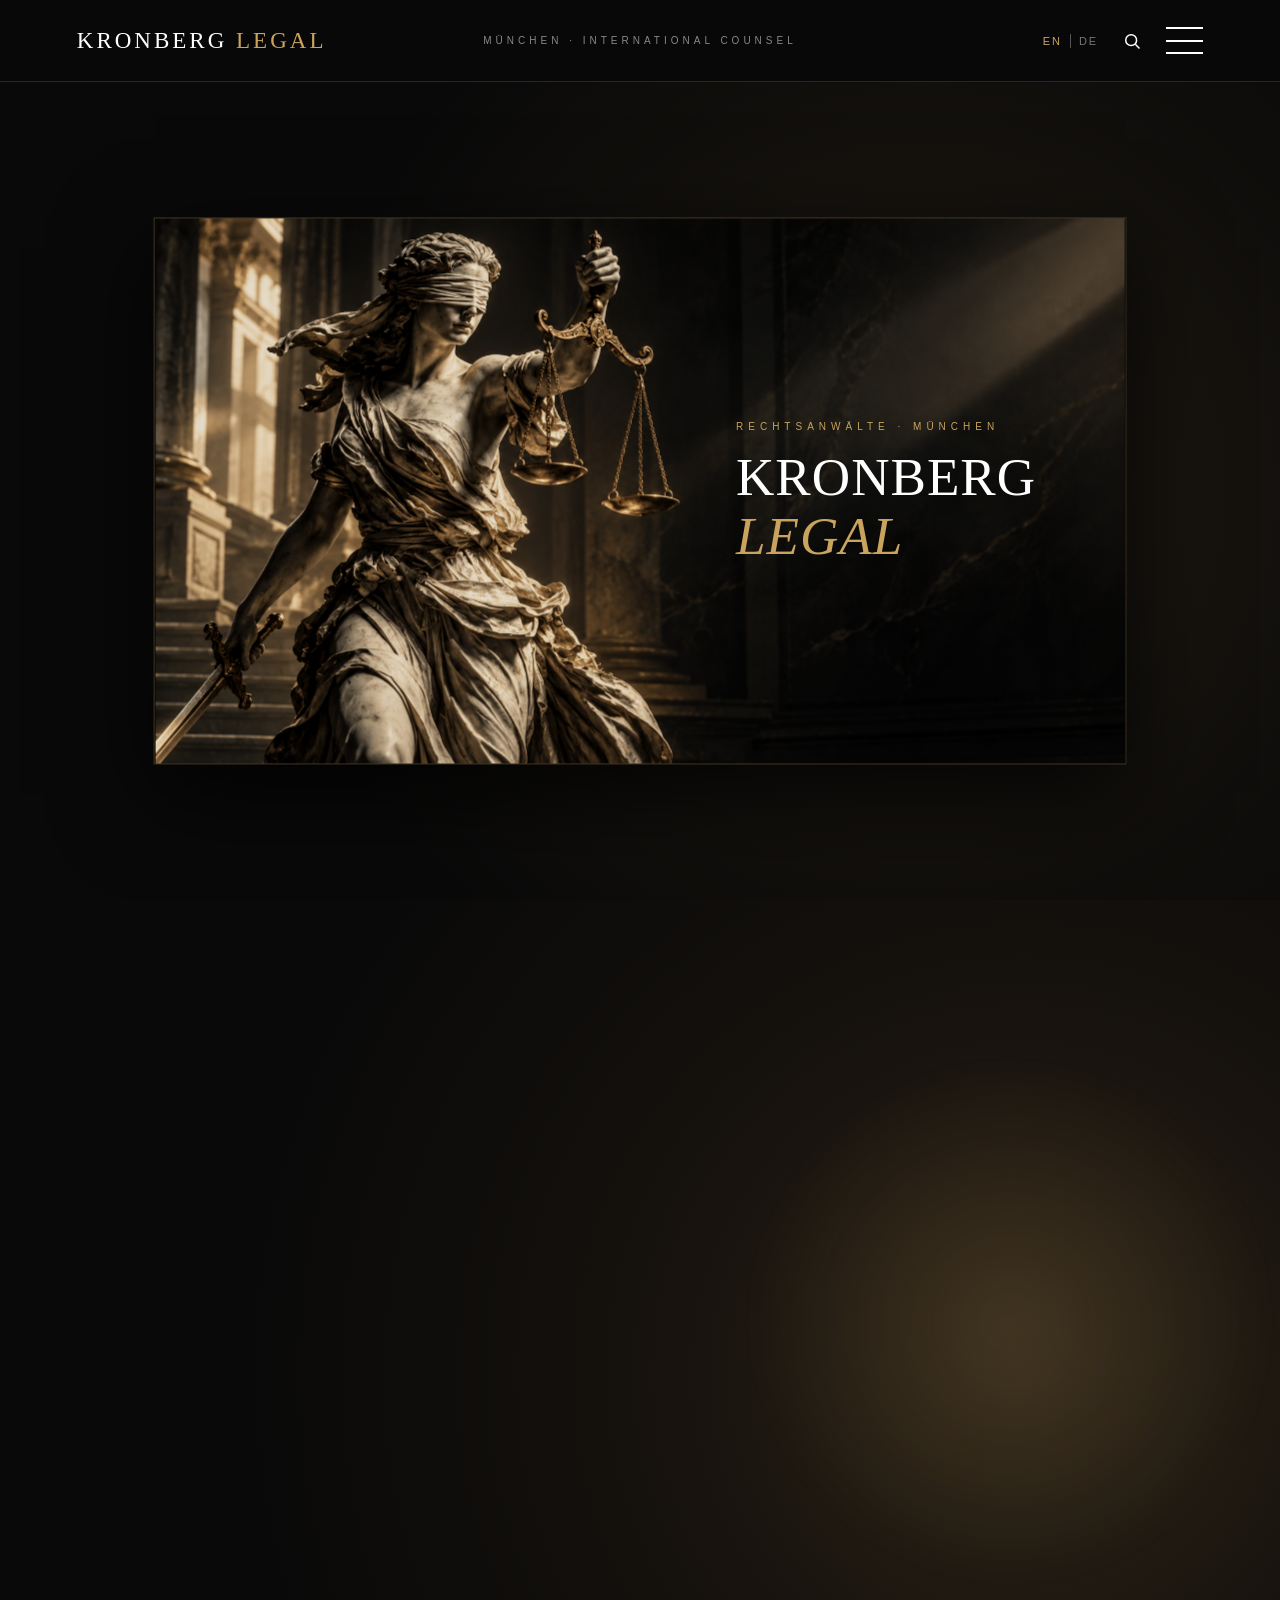
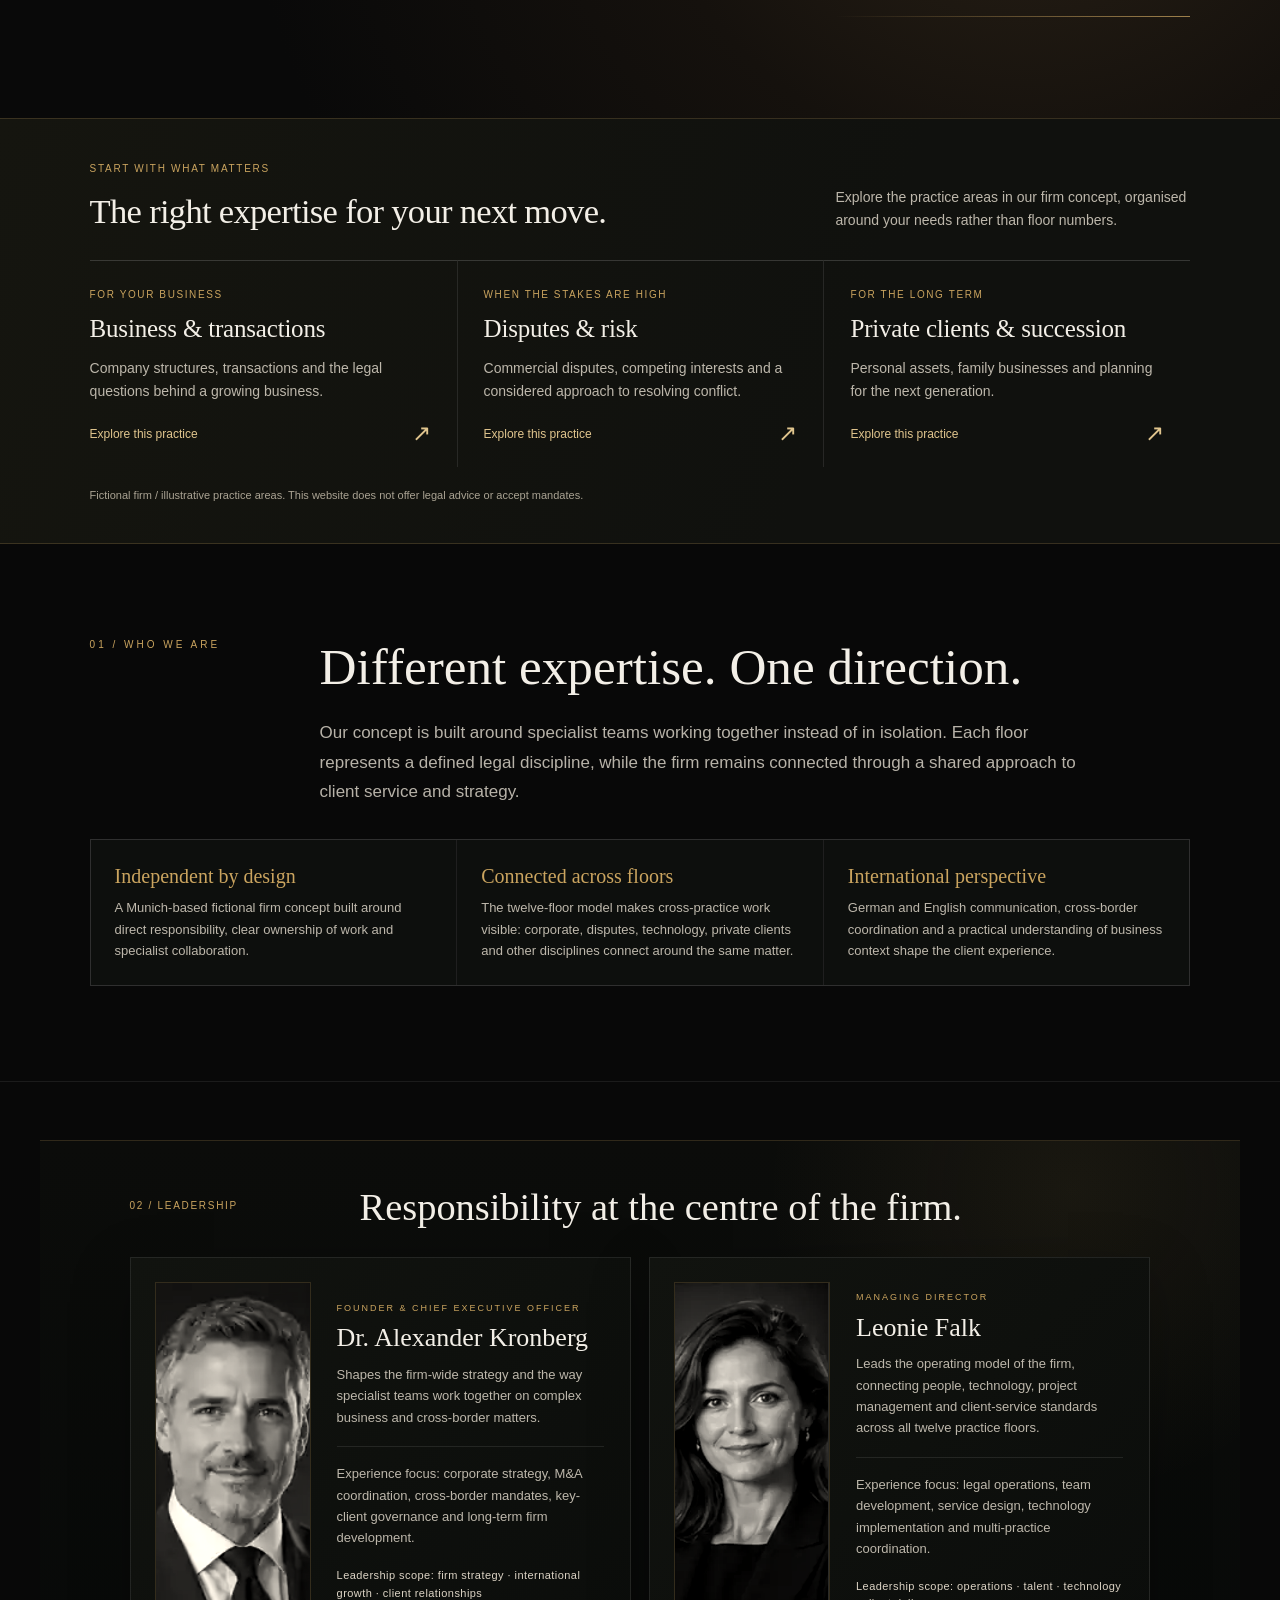
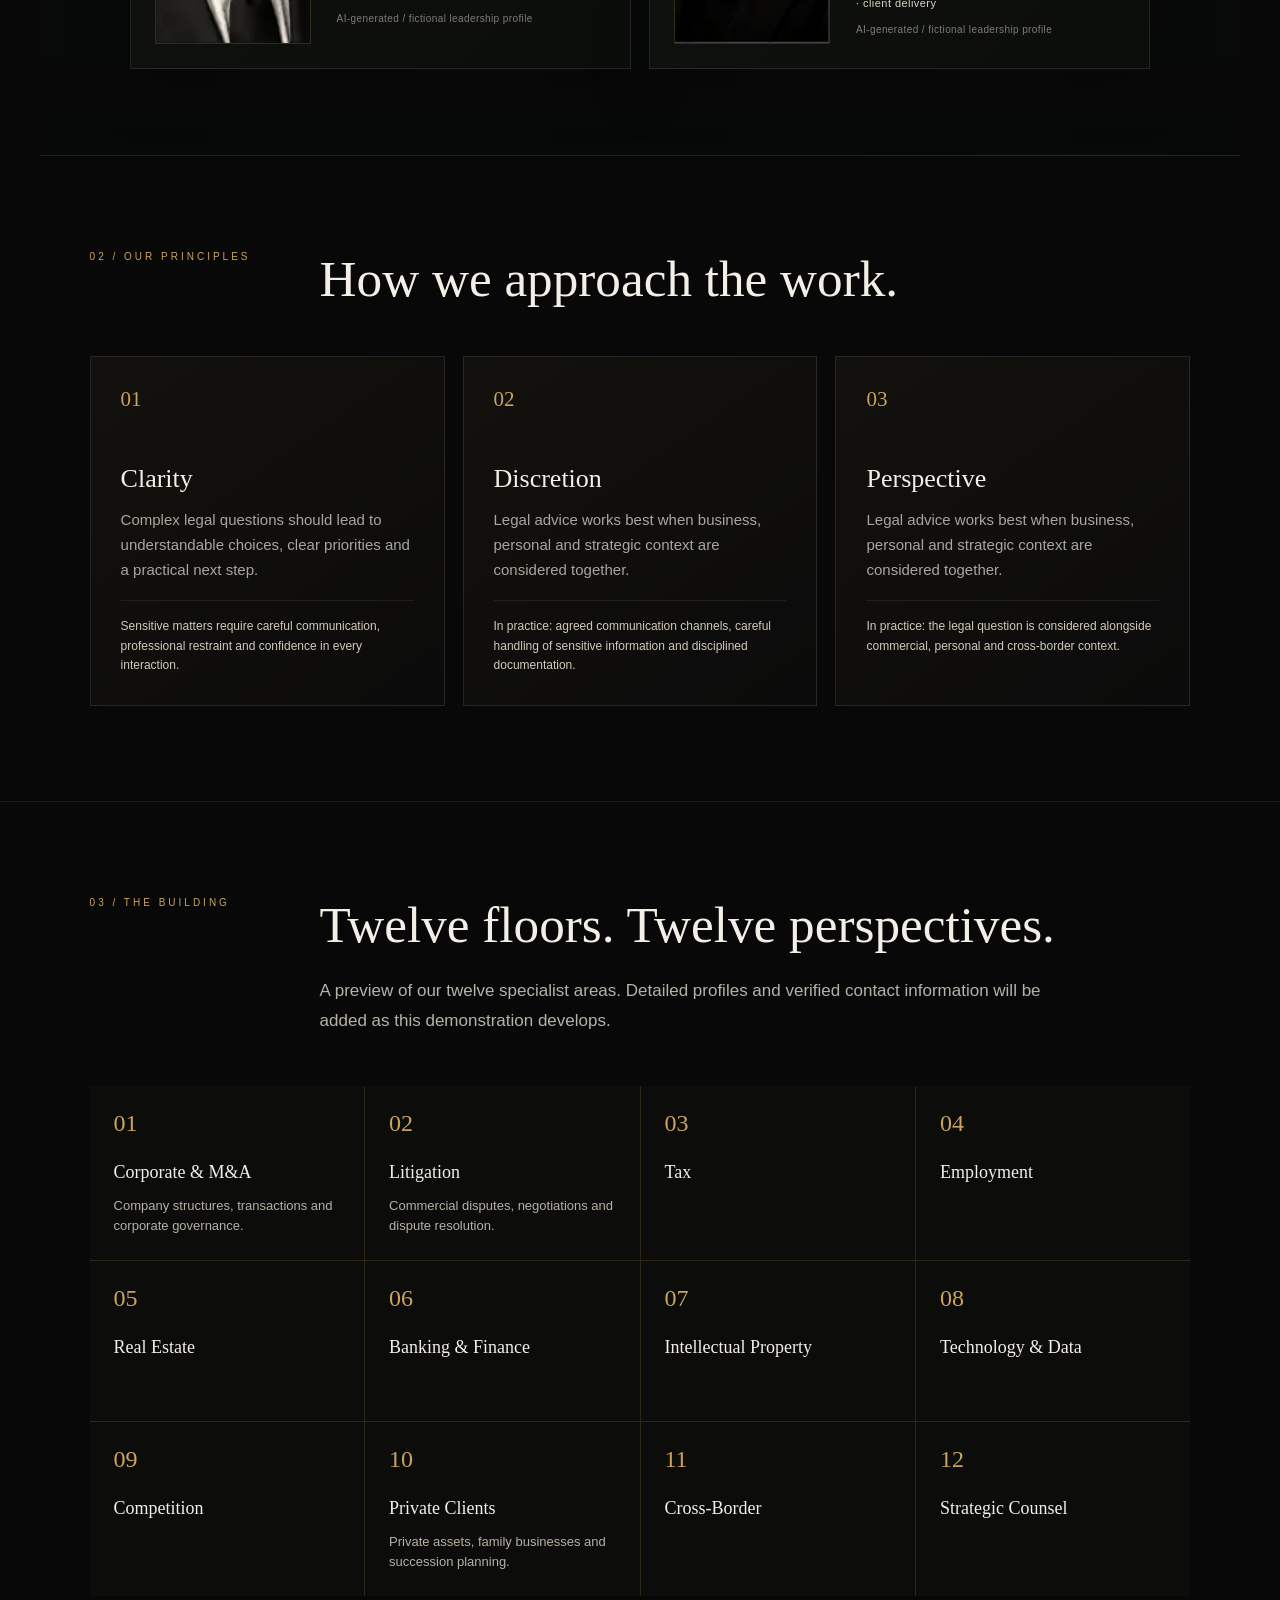
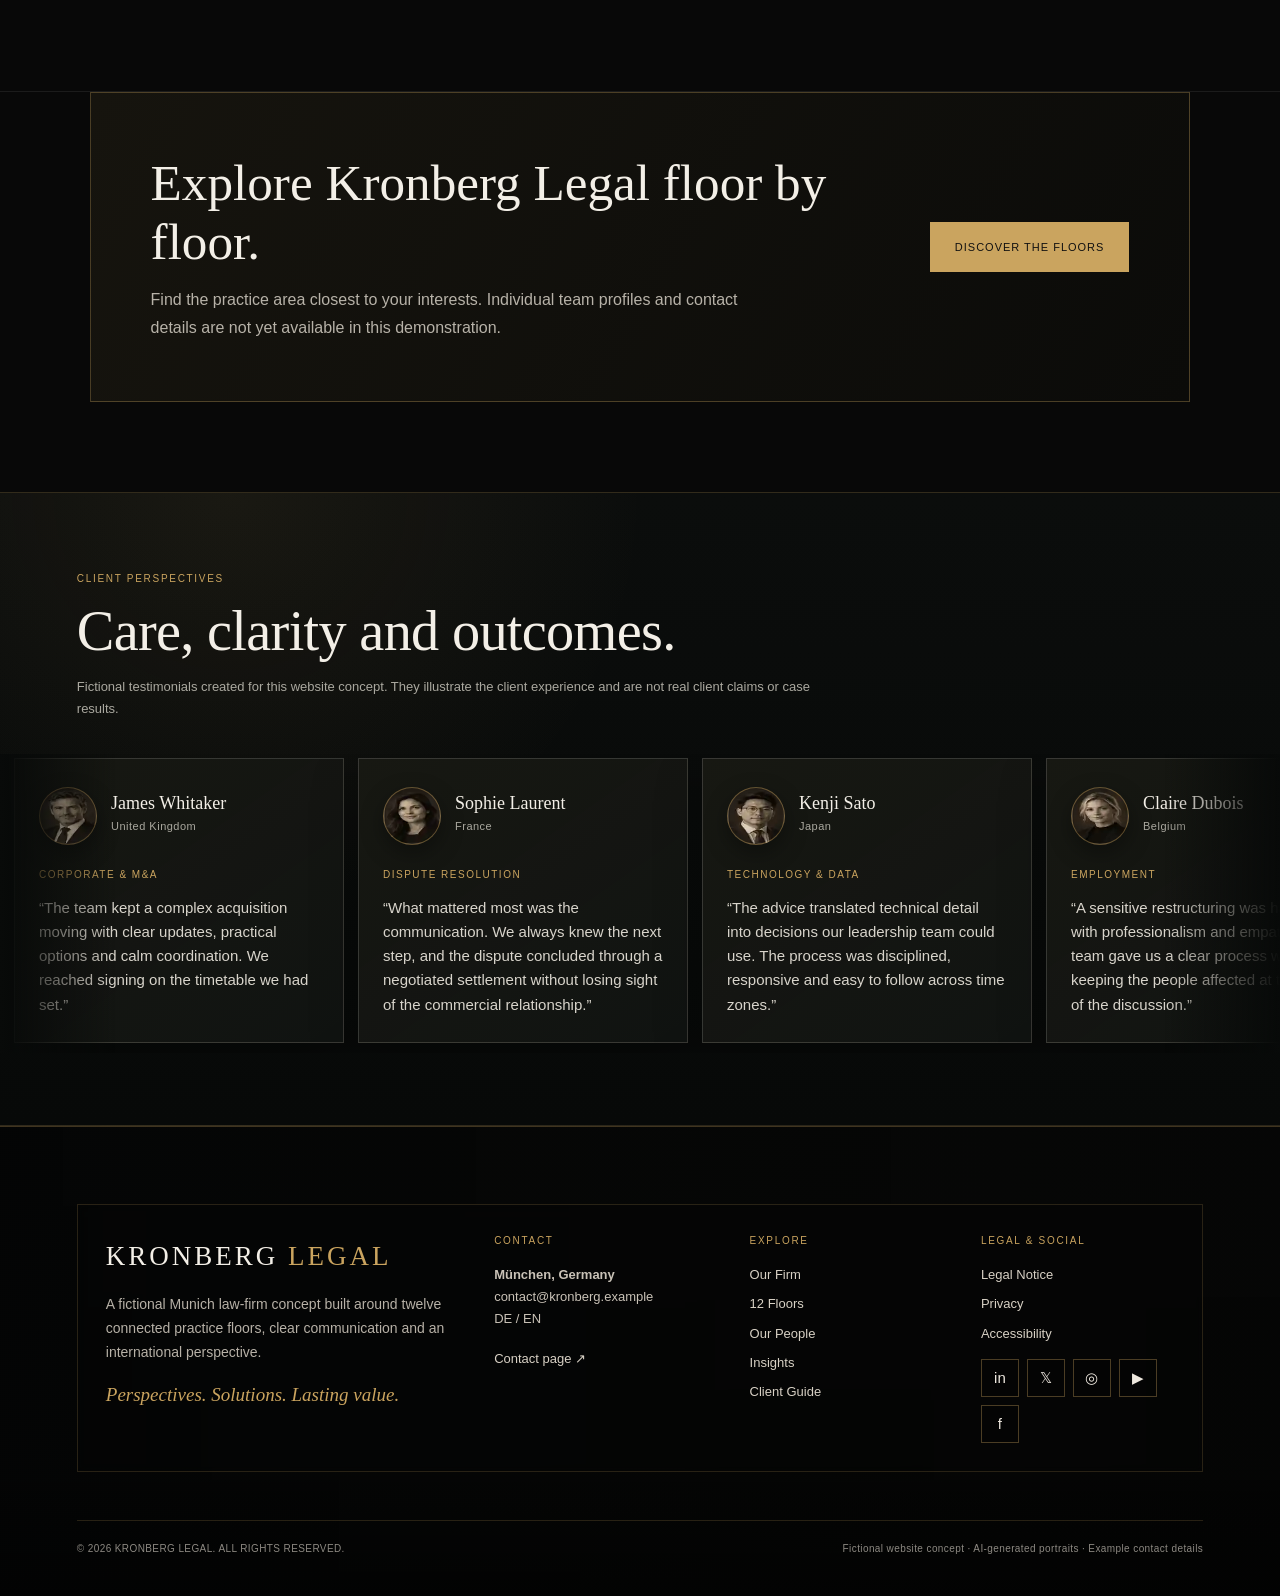
<file: index.html>
<!DOCTYPE html>
<html lang="en">
<head>
<meta charset="UTF-8">
<meta name="viewport" content="width=device-width, initial-scale=1.0">
<title>Kronberg Legal | Rechtsanwälte München</title>

<style>
:root{
    --gold:#caa45f;
    --black:#070707;
    --header:82px;
}

*{margin:0;padding:0;box-sizing:border-box}

html{
    scroll-behavior:smooth;
}

body{
    margin:0;
    background:var(--black);
    color:#fff;
    font-family:Arial,Helvetica,sans-serif;
    overflow-x:hidden;
}

a{
    color:inherit;
}


/* =========================================================
   CURSOR
========================================================= */

.cursor-glow{
    position:fixed;
    left:0;
    top:0;
    width:170px;
    height:170px;
    border-radius:50%;
    pointer-events:none;
    z-index:9999;
    opacity:0;
    transform:translate(-50%,-50%);
    background:
        radial-gradient(
            circle,
            rgba(255,177,91,.20) 0%,
            rgba(225,139,52,.11) 30%,
            rgba(195,108,32,.045) 50%,
            transparent 72%
        );
    filter:blur(6px);
    mix-blend-mode:screen;
    transition:opacity .25s ease;
}


/* =========================================================
   HEADER
========================================================= */

header{
    position:fixed;
    top:0;
    left:0;
    width:100%;
    height:var(--header);
    padding:0 6%;

    display:grid;
    grid-template-columns:1fr auto 1fr;
    align-items:center;

    background:#080808;
    border-bottom:1px solid rgba(255,255,255,.12);

    z-index:1000;
}

.logo{
    font-family:Georgia,serif;
    font-size:23px;
    letter-spacing:3px;
    white-space:nowrap;
}

.logo span{
    color:var(--gold);
}

.header-center{
    font-size:10px;
    letter-spacing:4px;
    color:#888;
    text-transform:uppercase;
}

.header-right{
    justify-self:end;
    display:flex;
    align-items:center;
    gap:18px;
}

.languages{
    display:flex;
    align-items:center;
    gap:8px;
}

.lang{
    background:none;
    border:0;
    color:#777;
    font-size:11px;
    letter-spacing:2px;
    cursor:pointer;
    transition:.3s;
}

.lang.active,
.lang:hover{
    color:var(--gold);
}

.lang-line{
    width:1px;
    height:14px;
    background:#555;
}

.search-button{
    width:32px;
    height:32px;
    display:flex;
    align-items:center;
    justify-content:center;
    background:none;
    border:0;
    color:#fff;
    cursor:pointer;
}

.search-button svg{
    width:20px;
    height:20px;
}

.hamburger{
    width:37px;
    height:27px;
    display:flex;
    flex-direction:column;
    justify-content:space-between;
    background:none;
    border:0;
    cursor:pointer;
}

.hamburger span{
    width:100%;
    height:2px;
    background:#fff;
    transition:.3s;
}

.hamburger:hover span:nth-child(2){
    width:65%;
}


/* =========================================================
   PAGE 1 HERO
========================================================= */

.hero{
    position:relative;
    width:100%;

    height:calc(100vh - var(--header));
    height:calc(100dvh - var(--header));

    margin-top:var(--header);

    overflow:hidden;

    background:
        radial-gradient(
            circle at 72% 50%,
            #211b13,
            #090909 62%
        );

    perspective:1800px;
}


.justice-card{
    position:absolute;
    left:50%;
    top:50%;

    width:min(1180px,76vw);
    aspect-ratio:16/9;

    transform:translate(-50%,-50%);

    z-index:5;

    transform-style:preserve-3d;

    transition:
        left 1.35s cubic-bezier(.7,0,.2,1),
        top 1.35s cubic-bezier(.7,0,.2,1),
        width 1.35s cubic-bezier(.7,0,.2,1),
        height 1s cubic-bezier(.7,0,.2,1),
        transform 1s cubic-bezier(.7,0,.2,1);
}

.card-inner{
    position:relative;
    width:100%;
    height:100%;

    transform-style:preserve-3d;
    transform:rotateY(0deg);

    transition:
        transform .95s cubic-bezier(.62,.05,.25,1);

    box-shadow:
        0 30px 90px rgba(0,0,0,.78);
}

.card-face{
    position:absolute;
    inset:0;

    width:100%;
    height:100%;

    overflow:hidden;

    background:#080808;

    border:
        1px solid rgba(202,164,95,.28);

    backface-visibility:hidden;
    -webkit-backface-visibility:hidden;
}

.card-front{
    transform:rotateY(0deg);
}

.card-front img{
    width:100%;
    height:100%;

    object-fit:contain;
    object-position:center;

    display:block;

    filter:
        brightness(.88)
        contrast(1.06)
        saturate(.9);
}

.card-back{
    transform:rotateY(180deg);
    background:#080706;
}

.card-back img{
    width:100%;
    height:100%;

    display:block;

    object-fit:cover;
    object-position:center top;

    transform:scaleX(-1);

    filter:
        brightness(.86)
        contrast(1.07)
        saturate(.9);
}


/* =========================================================
   IMAGE BRAND
========================================================= */

.image-brand{
    position:absolute;

    right:7%;
    top:50%;

    width:260px;

    text-align:center;

    z-index:10;

    opacity:0;

    transform:
        translateY(-50%)
        translateY(12px);

    transition:
        opacity .8s ease .7s,
        transform .8s ease .7s;
}

body.ready .image-brand{
    opacity:1;
    transform:translateY(-50%);
}

.brand-symbol{
    width:92px;
    height:92px;

    margin:0 auto 23px;

    display:flex;
    align-items:center;
    justify-content:center;

    border:
        1px solid rgba(202,164,95,.65);

    transform:rotate(45deg);
}

.brand-symbol span{
    font-family:Georgia,serif;
    font-size:31px;
    letter-spacing:2px;

    color:#d7b36b;

    transform:rotate(-45deg);
}

.brand-name{
    font-family:Georgia,serif;
    font-size:25px;
    letter-spacing:4px;

    color:#fff;

    white-space:nowrap;
}

.brand-name span{
    color:var(--gold);
}

.brand-rule{
    width:75px;
    height:1px;

    margin:17px auto;

    background:var(--gold);
}

.brand-subtitle{
    color:#b2a38b;

    font-size:9px;
    letter-spacing:3px;
    line-height:1.8;
}


/* =========================================================
   INTRO
========================================================= */

.intro{
    position:absolute;

    left:50%;
    top:50%;

    width:90%;

    transform:translate(-50%,-50%);

    text-align:center;

    z-index:20;

    pointer-events:none;

    transition:
        opacity .75s ease,
        transform .9s ease;
}

.intro-small{
    margin-bottom:18px;

    color:var(--gold);

    font-size:11px;
    letter-spacing:6px;
}

.intro h1{
    font-family:Georgia,serif;

    font-size:
        clamp(52px,7vw,100px);

    font-weight:normal;

    letter-spacing:4px;

    text-shadow:
        0 8px 45px rgba(0,0,0,.95);
}




/* =========================================================
   OPENING HERO TEXT — RIGHT-SIDE SAFE AREA
========================================================= */
@media(min-width:901px){

    .intro{
        left:auto;
        right:13.5%;
        top:50%;
        width:min(430px,29vw);

        transform:translateY(-50%);

        text-align:left;
    }

    .intro-small{
        margin-bottom:20px;
        font-size:10px;
        letter-spacing:5px;
    }

    .intro h1{
        display:flex;
        flex-direction:column;
        align-items:flex-start;

        font-size:clamp(46px,4.15vw,72px);
        line-height:.96;
        letter-spacing:1px;
        max-width:100%;

        text-shadow:0 10px 45px rgba(0,0,0,.82);
    }

    .intro-word{
        display:block;
        max-width:100%;
        white-space:nowrap;
    }

    .intro-gold{
        margin-top:8px;
        color:var(--gold);
        font-style:italic;
    }

    body.ready .intro{
        opacity:0;

        transform:
            translateY(-50%)
            translateX(22px)
            scale(.97);
    }
}


/* =========================================================
   PAGE 1 INFORMATION
========================================================= */

.content{
    position:absolute;

    left:7.5%;
    top:50%;

    width:560px;

    transform:
        translateY(-50%)
        translateX(-20px);

    opacity:0;

    pointer-events:none;

    z-index:30;

    transition:
        opacity 1s ease .4s,
        transform 1s ease .4s;
}

.eyebrow{
    margin-bottom:22px;

    color:var(--gold);

    font-size:11px;
    letter-spacing:4px;
}

.content h2{
    font-family:Georgia,serif;

    font-size:
        clamp(48px,5vw,73px);

    font-weight:normal;

    line-height:1.04;
}

.content h2 span{
    color:var(--gold);
}

.description{
    margin-top:25px;

    max-width:530px;

    color:#ccc;

    font-size:16px;

    line-height:1.75;
}

.buttons{
    display:flex;

    gap:15px;

    margin-top:33px;
}

.btn{
    padding:16px 25px;

    text-decoration:none;
    text-transform:uppercase;

    font-size:11px;
    letter-spacing:1.4px;

    transition:.3s;
}

.gold{
    background:var(--gold);
    color:#111;
}

.gold:hover{
    background:#e1c17c;
}

.outline{
    color:#fff;

    border:
        1px solid rgba(255,255,255,.42);
}

.outline:hover{
    color:var(--gold);
    border-color:var(--gold);
}


.gold-line{
    position:absolute;

    left:4.4%;
    top:38%;

    width:1px;
    height:180px;

    background:
        linear-gradient(
            transparent,
            var(--gold),
            transparent
        );

    opacity:0;

    z-index:20;

    transition:
        opacity .8s ease .5s;
}


/* =========================================================
   PAGE 1 STAGE 2
========================================================= */

body.ready .justice-card{
    left:76.5%;
    top:50%;

    width:min(760px,47vw);

    transform:
        translate(-50%,-50%);
}

body.ready .intro{
    opacity:0;

    transform:
        translate(-58%,-50%)
        scale(.96);
}

body.ready .content{
    opacity:1;

    pointer-events:auto;

    transform:
        translateY(-50%)
        translateX(0);
}

body.ready .gold-line{
    opacity:1;
}


/* =========================================================
   PAGE 1 STAGE 3
========================================================= */

.hero.stage3 .justice-card{
    left:0;
    top:0;

    width:100%;
    height:100%;

    aspect-ratio:auto;

    transform:none;

    z-index:8;
}

.hero.stage3 .card-inner{
    transform:rotateY(180deg);
}

.stage3-shade{
    position:absolute;
    inset:0;

    z-index:15;

    pointer-events:none;

    opacity:0;

    background:
        linear-gradient(
            90deg,
            rgba(0,0,0,.96) 0%,
            rgba(0,0,0,.90) 24%,
            rgba(0,0,0,.68) 42%,
            rgba(0,0,0,.27) 58%,
            rgba(0,0,0,.05) 75%,
            transparent 100%
        );

    transition:
        opacity .55s ease .3s;
}

.hero.stage3 .stage3-shade{
    opacity:1;
}

.hero.stage3 .content{
    opacity:1;

    transform:
        translateY(-50%)
        translateX(0);
}

.interaction-zone{
    position:absolute;

    top:0;
    right:0;

    width:52%;
    height:100%;

    z-index:50;

    cursor:pointer;
}

.hero.stage3 .interaction-zone{
    pointer-events:none;
}


/* =========================================================
   SEARCH
========================================================= */

.search-panel{
    position:fixed;

    top:var(--header);
    right:6%;

    width:330px;

    padding:16px;

    background:#111;

    border:
        1px solid rgba(202,164,95,.3);

    z-index:1200;

    opacity:0;

    pointer-events:none;

    transform:
        translateY(-10px);

    transition:.3s;
}

.search-panel.open{
    opacity:1;

    pointer-events:auto;

    transform:
        translateY(0);
}

.search-panel input{
    width:100%;

    padding:13px;

    background:#1b1b1b;

    border:
        1px solid #444;

    color:#fff;

    outline:none;
}


/* =========================================================
   MENU
========================================================= */

.overlay{
    position:fixed;

    inset:0;

    background:
        rgba(0,0,0,.62);

    z-index:1400;

    opacity:0;

    pointer-events:none;

    transition:.4s;
}

.overlay.open{
    opacity:1;

    pointer-events:auto;
}

.side-menu{
    position:fixed;

    top:0;
    right:-420px;

    width:390px;
    max-width:90%;

    height:100vh;

    padding:
        115px 50px 40px;

    background:#0d0d0d;

    border-left:
        1px solid rgba(202,164,95,.3);

    z-index:1500;

    transition:
        right .55s cubic-bezier(.7,0,.2,1);
}

.side-menu.open{
    right:0;
}

.close-menu{
    position:absolute;

    top:26px;
    right:35px;

    background:none;

    border:0;

    color:#fff;

    font-size:34px;

    cursor:pointer;
}

.side-menu a{
    display:block;

    padding:16px 0;

    color:#fff;

    text-decoration:none;

    font-family:Georgia,serif;

    font-size:26px;

    border-bottom:
        1px solid rgba(255,255,255,.08);

    transition:.3s;
}

.side-menu a:hover{
    padding-left:10px;

    color:var(--gold);
}


/* =========================================================
   MOBILE ONLY CONTENT
========================================================= */

.mobile-extra,
.mobile-final-info{
    display:none;
}


/* =========================================================
   MOVING JUSTICE FIGURE
========================================================= */

.scroll-statue{
    position:fixed;

    left:74vw;
    top:15vh;

    width:min(430px,30vw);
    height:auto;

    z-index:900;

    pointer-events:none;

    opacity:0;

    transform:
        translate(-50%,0);

    transform-origin:center center;

    object-fit:contain;

    filter:
        drop-shadow(
            0 28px 34px
            rgba(0,0,0,.72)
        );

    will-change:
        left,
        top,
        width,
        opacity,
        transform;
}


/* =========================================================
   PAGE 2
========================================================= */

.firm-page{
    --muted:#b7b2a8;

    position:relative;

    width:100%;

    background:#080808;

    color:#f3efe7;

    z-index:2;

    scroll-margin-top:var(--header);
}

.firm-hero{
    min-height:
        calc(100vh - var(--header));

    min-height:
        calc(100dvh - var(--header));

    padding:
        70px 7% 55px;

    display:grid;

    grid-template-columns:
        minmax(0,1.15fr)
        minmax(360px,.85fr);

    gap:55px;

    align-items:center;

    overflow:hidden;

    background:
        radial-gradient(
            circle at 80% 58%,
            #2c2317 0%,
            #15110d 35%,
            #090909 70%
        );
}

.firm-copy{
    max-width:700px;
}

.firm-eyebrow{
    color:var(--gold);

    font-size:11px;

    letter-spacing:4px;

    margin-bottom:20px;
}

.firm-title{
    font-family:Georgia,serif;

    font-size:
        clamp(58px,6vw,88px);

    font-weight:normal;

    line-height:1;

    letter-spacing:-2px;
}

.firm-title span{
    color:var(--gold);
}

.firm-text{
    max-width:620px;

    margin-top:28px;

    color:#c9c4bb;

    font-size:17px;

    line-height:1.75;
}

.firm-actions{
    display:flex;

    flex-wrap:wrap;

    gap:14px;

    margin-top:32px;
}

.firm-btn{
    display:inline-flex;

    align-items:center;

    justify-content:center;

    min-height:50px;

    padding:
        14px 24px;

    color:#fff;

    text-decoration:none;

    border:
        1px solid rgba(255,255,255,.3);

    font-size:11px;

    letter-spacing:1px;

    text-transform:uppercase;

    transition:.3s;
}

.firm-btn-gold{
    background:var(--gold);

    color:#111;

    border-color:var(--gold);
}

.firm-btn:hover{
    border-color:var(--gold);

    color:var(--gold);
}

.firm-btn-gold:hover{
    background:#dfbf7a;

    color:#111;
}


/* =========================================================
   PAGE 2 STATUE
========================================================= */

.firm-statue-zone{
    position:relative;

    min-height:600px;

    display:flex;

    align-items:flex-end;

    justify-content:flex-end;
}

.firm-statue-zone::before{
    content:"";

    position:absolute;

    right:-80px;
    bottom:35px;

    width:520px;
    height:520px;

    border-radius:50%;

    background:
        radial-gradient(
            circle,
            rgba(202,164,95,.15),
            rgba(202,164,95,.05) 48%,
            transparent 72%
        );

    filter:blur(10px);
}

.firm-statue{
    position:relative;

    z-index:2;

    width:auto;

    height:570px;

    max-width:100%;

    object-fit:contain;

    object-position:
        center bottom;

    filter:
        drop-shadow(
            0 30px 30px
            rgba(0,0,0,.7)
        );
}

.firm-statue-line{
    position:absolute;

    right:0;
    bottom:0;

    width:80%;
    height:1px;

    background:
        linear-gradient(
            90deg,
            transparent,
            rgba(202,164,95,.75)
        );
}


/* =========================================================
   FACTS
========================================================= */

.firm-facts{
    display:grid;

    grid-template-columns:
        repeat(3,1fr);

    border-top:
        1px solid rgba(255,255,255,.1);

    border-bottom:
        1px solid rgba(255,255,255,.1);

    background:#0d0d0c;
}

.firm-fact{
    padding:
        30px 7%;

    border-right:
        1px solid rgba(255,255,255,.1);
}

.firm-fact:last-child{
    border-right:none;
}

.firm-fact strong{
    display:block;

    margin-bottom:7px;

    color:var(--gold);

    font-family:Georgia,serif;

    font-size:32px;
}

.firm-fact span{
    color:#aaa59b;

    font-size:12px;
}


/* =========================================================
   PAGE 2 SECTIONS
========================================================= */

.firm-section{
    padding:
        95px 7%;

    border-bottom:
        1px solid rgba(255,255,255,.08);

    scroll-margin-top:var(--header);
}

.firm-heading{
    display:grid;

    grid-template-columns:
        190px 1fr;

    gap:40px;

    max-width:1200px;

    margin:
        0 auto 50px;
}

.firm-label{
    color:var(--gold);

    font-size:10px;

    letter-spacing:3px;
}

.firm-heading h2{
    font-family:Georgia,serif;

    font-size:
        clamp(40px,4vw,58px);

    font-weight:normal;

    line-height:1.08;
}

.firm-section-copy{
    max-width:760px;

    margin-top:24px;

    color:var(--muted);

    font-size:17px;

    line-height:1.75;
}


/* =========================================================
   PRINCIPLES
========================================================= */

.firm-cards{
    max-width:1200px;

    margin:auto;

    display:grid;

    grid-template-columns:
        repeat(3,1fr);

    gap:18px;
}

.firm-card{
    min-height:280px;

    padding:30px;

    border:
        1px solid rgba(255,255,255,.1);

    background:
        linear-gradient(
            145deg,
            rgba(202,164,95,.055),
            rgba(255,255,255,.01)
        );

    transition:.35s;
}

.firm-card:hover{
    transform:
        translateY(-6px);

    border-color:
        rgba(202,164,95,.55);
}

.firm-card-number{
    display:block;

    margin-bottom:52px;

    color:var(--gold);

    font-family:Georgia,serif;

    font-size:21px;
}

.firm-card h3{
    margin-bottom:14px;

    font-family:Georgia,serif;

    font-size:26px;

    font-weight:normal;
}

.firm-card p{
    color:#aaa69f;

    font-size:15px;

    line-height:1.65;
}


/* =========================================================
   12 FLOORS
========================================================= */

.firm-floor-grid{
    max-width:1200px;

    margin:auto;

    display:grid;

    grid-template-columns:
        repeat(4,1fr);

    gap:1px;

    background:
        rgba(202,164,95,.18);
}

.firm-floor{
    min-height:160px;

    padding:24px;

    background:#0c0c0b;

    transition:.3s;
}

.firm-floor:hover{
    background:#17150f;
}

.firm-floor-number{
    display:block;

    margin-bottom:25px;

    color:var(--gold);

    font-family:Georgia,serif;

    font-size:24px;
}

.firm-floor-title{
    font-family:Georgia,serif;

    font-size:18px;
}


/* =========================================================
   CTA
========================================================= */

.firm-cta{
    margin:
        0 7% 90px;

    padding:60px;

    display:grid;

    grid-template-columns:
        1fr auto;

    gap:35px;

    align-items:center;

    border:
        1px solid rgba(202,164,95,.32);

    background:
        linear-gradient(
            120deg,
            #16140e,
            #0b0b09
        );
}

.firm-cta h2{
    font-family:Georgia,serif;

    font-size:
        clamp(36px,4vw,55px);

    font-weight:normal;
}

.firm-cta p{
    max-width:620px;

    margin-top:15px;

    color:var(--muted);

    line-height:1.7;
}


/* =========================================================
   FOOTER
========================================================= */

.firm-footer{
    padding:
        30px 7%;

    display:flex;

    justify-content:
        space-between;

    gap:20px;

    flex-wrap:wrap;

    border-top:
        1px solid rgba(255,255,255,.1);

    color:#89867f;

    font-size:11px;

    letter-spacing:.8px;
}


/* =========================================================
   MOBILE
========================================================= */

@media screen and (max-width:900px){

    :root{
        --header:70px;
    }

    header{
        height:70px;

        padding:
            0 14px;

        display:flex;

        justify-content:
            space-between;
    }

    .logo{
        font-size:15px;

        letter-spacing:1.2px;
    }

    .header-center{
        display:none;
    }

    .header-right{
        gap:8px;
    }

    .languages{
        gap:4px;
    }

    .lang{
        font-size:10px;

        letter-spacing:.7px;
    }

    .lang-line{
        height:12px;
    }

    .search-button{
        width:26px;
        height:26px;
    }

    .search-button svg{
        width:17px;
        height:17px;
    }

    .hamburger{
        width:28px;
        height:20px;
    }


    /* PAGE 1 MOBILE */

    .hero{
        height:auto;

        min-height:
            calc(100dvh - 70px);

        margin-top:70px;

        padding:
            14px 14px 40px;

        overflow:visible;

        background:
            radial-gradient(
                circle at 50% 15%,
                #291f13 0%,
                #120e09 38%,
                #070707 76%
            );
    }

    .justice-card,
    body.ready .justice-card{
        position:relative;

        left:auto;
        top:auto;

        width:100%;
        height:auto;

        margin:
            0 auto;

        aspect-ratio:
            16/10.8;

        transform:none;

        z-index:5;
    }

    .card-front img,
    body.ready .card-front img{
        object-fit:cover;

        object-position:
            30% 15%;
    }

    .image-brand,
    body.ready .image-brand{
        display:block !important;

        position:absolute;

        right:4%;
        top:50%;

        width:36%;

        max-width:145px;

        transform:
            translateY(-50%);

        opacity:1;

        padding:
            12px 8px;

        background:
            rgba(5,5,5,.22);

        border:
            1px solid rgba(202,164,95,.18);

        backdrop-filter:
            blur(3px);
    }

    .brand-symbol{
        width:44px;
        height:44px;

        margin:
            0 auto 11px;
    }

    .brand-symbol span{
        font-size:14px;
    }

    .brand-name{
        font-size:11px;

        letter-spacing:1.3px;

        white-space:normal;
    }

    .brand-rule{
        width:42px;

        margin:
            8px auto;
    }

    .brand-subtitle{
        font-size:6px;

        letter-spacing:1px;

        line-height:1.5;
    }

    .intro,
    body.ready .intro{
        display:none !important;
    }

    .content,
    body.ready .content{
        position:relative;

        left:auto;
        top:auto;

        width:100%;

        margin:
            24px 0 0;

        padding:
            0 4px;

        opacity:1;

        pointer-events:auto;

        transform:none;

        z-index:30;
    }

    .eyebrow{
        margin-bottom:13px;

        font-size:11px;

        letter-spacing:2.2px;
    }

    .content h2{
        font-size:
            clamp(39px,10.2vw,50px);
    }

    .description{
        margin-top:19px;

        font-size:16px;

        line-height:1.62;
    }

    .buttons{
        display:grid;

        grid-template-columns:
            1fr 1fr;

        gap:10px;

        width:100%;

        margin-top:23px;
    }

    .btn{
        width:100%;

        padding:
            15px 8px;

        text-align:center;

        font-size:10px;

        letter-spacing:.7px;

        white-space:normal;
    }

    .gold-line{
        display:none;
    }


    /* MOBILE EXTRA INFORMATION */

    .mobile-extra{
        display:block;

        margin-top:24px;

        padding:
            19px 18px;

        border:
            1px solid rgba(202,164,95,.22);

        background:
            linear-gradient(
                135deg,
                rgba(202,164,95,.08),
                rgba(255,255,255,.018)
            );
    }

    .mobile-extra-title{
        font-family:Georgia,serif;

        color:#fff;

        font-size:20px;

        margin-bottom:12px;
    }

    .mobile-extra-grid{
        display:grid;

        grid-template-columns:
            1fr 1fr;

        gap:12px;
    }

    .mobile-extra-item{
        padding:
            12px 10px;

        background:
            rgba(255,255,255,.025);

        border:
            1px solid rgba(255,255,255,.07);
    }

    .mobile-extra-number{
        display:block;

        color:var(--gold);

        font-family:Georgia,serif;

        font-size:20px;

        margin-bottom:5px;
    }

    .mobile-extra-label{
        color:#bbb;

        font-size:10px;

        line-height:1.45;

        letter-spacing:.7px;

        text-transform:uppercase;
    }


    /* MOBILE SHOWCASE */

    .hero.mobile-showcase{
        position:fixed;

        top:70px;
        left:0;

        width:100%;

        height:
            calc(100dvh - 70px);

        min-height:0;

        margin:0;

        padding:0;

        overflow:hidden;

        background:#080706;

        z-index:50;
    }

    .hero.mobile-showcase .justice-card{
        position:absolute;

        left:0;
        top:0;

        width:100%;
        height:100%;

        margin:0;

        aspect-ratio:auto;

        z-index:8;
    }

    .hero.mobile-showcase .card-inner{
        width:100%;
        height:100%;

        transform:
            rotateY(180deg);
    }

    .hero.mobile-showcase .card-face{
        width:100%;
        height:100%;

        border:0;
    }

    .hero.mobile-showcase .card-back img{
        width:100%;
        height:100%;

        object-fit:cover;

        object-position:
            31% 12%;

        transform:
            scaleX(-1);

        filter:
            brightness(.86)
            contrast(1.05)
            saturate(.92);
    }

    .hero.mobile-showcase > .content,
    .hero.mobile-showcase > .stage3-shade,
    .hero.mobile-showcase > .gold-line{
        display:none !important;
    }

    .mobile-final-info{
        display:none;
    }

    .hero.mobile-showcase .mobile-final-info{
        display:block;

        position:absolute;

        left:18px;
        bottom:22px;

        width:
            min(62%,280px);

        z-index:40;

        padding:
            17px 15px;

        background:
            linear-gradient(
                135deg,
                rgba(5,5,5,.90),
                rgba(8,8,8,.62)
            );

        border-left:
            2px solid var(--gold);

        backdrop-filter:
            blur(8px);

        box-shadow:
            0 14px 40px rgba(0,0,0,.45);
    }

    .mobile-final-kicker{
        color:var(--gold);

        font-size:8px;

        letter-spacing:2px;

        margin-bottom:8px;
    }

    .mobile-final-info h3{
        font-family:Georgia,serif;

        font-size:
            clamp(22px,6.4vw,29px);

        font-weight:normal;

        line-height:1.05;

        margin-bottom:10px;
    }

    .mobile-final-info h3 span{
        color:var(--gold);
    }

    .mobile-final-info p{
        color:#d1d1d1;

        font-size:10.5px;

        line-height:1.48;
    }

    .mobile-final-floor{
        margin-top:12px;

        color:#bda77d;

        font-size:8px;

        line-height:1.55;

        letter-spacing:.8px;
    }

    .cursor-glow,
    .interaction-zone{
        display:none !important;
    }

    .search-panel{
        top:70px;

        left:5%;
        right:5%;

        width:90%;
    }

    .side-menu{
        width:88%;

        max-width:360px;

        padding:
            92px 28px 32px;
    }

    .side-menu a{
        font-size:23px;
    }

    .close-menu{
        top:21px;

        right:24px;
    }


    /* TRANSITION MOBILE */

    .scroll-statue{
        max-width:62vw;
    }


    /* PAGE 2 MOBILE */

    .firm-hero{
        min-height:auto;

        padding:
            45px 18px 35px;

        grid-template-columns:
            1fr;

        gap:25px;
    }

    .firm-title{
        font-size:
            clamp(44px,11vw,58px);
    }

    .firm-text{
        font-size:16px;
    }

    .firm-statue-zone{
        min-height:390px;

        justify-content:flex-end;
    }

    .firm-statue{
        height:380px;

        max-width:100%;
    }

    .firm-facts{
        grid-template-columns:
            1fr;
    }

    .firm-fact{
        padding:
            22px 20px;

        border-right:0;

        border-bottom:
            1px solid rgba(255,255,255,.08);
    }

    .firm-section{
        padding:
            60px 18px;
    }

    .firm-heading{
        grid-template-columns:
            1fr;

        gap:14px;

        margin-bottom:34px;
    }

    .firm-heading h2{
        font-size:
            clamp(36px,9vw,48px);
    }

    .firm-cards{
        grid-template-columns:
            1fr;
    }

    .firm-card{
        min-height:auto;
    }

    .firm-card-number{
        margin-bottom:28px;
    }

    .firm-floor-grid{
        grid-template-columns:
            1fr 1fr;
    }

    .firm-cta{
        margin:
            0 18px 60px;

        padding:
            34px 24px;

        grid-template-columns:
            1fr;
    }

    .firm-footer{
        padding:
            26px 18px;

        display:grid;
    }
}


@media screen and (max-width:390px){

    .logo{
        font-size:13px;
    }

    .content h2{
        font-size:36px;
    }

    .description{
        font-size:15px;
    }

    .mobile-extra-grid{
        grid-template-columns:
            1fr;
    }

    .firm-title{
        font-size:41px;
    }

    .firm-statue-zone{
        min-height:350px;
    }

    .firm-statue{
        height:340px;
    }

    .firm-floor-grid{
        grid-template-columns:
            1fr;
    }

}

/* =========================================================
   MOBILE-ONLY MOTION POLISH
   No desktop/laptop rules are changed below.
========================================================= */
@media screen and (max-width:900px){

    body.mobile-page2-static .scroll-statue{
        display:none !important;
        opacity:0 !important;
    }

    body.mobile-page2-static .firm-statue{
        opacity:1 !important;
        transform:none !important;
        transition:none !important;
    }

    body.mobile-page2-static .firm-copy{
        opacity:1 !important;
        transform:none !important;
    }

    .firm-page .mobile-reveal{
        opacity:0;
        transform:
            translateY(18px)
            scale(.992);
        filter:blur(2px);

        transition:
            opacity .50s ease,
            transform .58s cubic-bezier(.2,.72,.2,1),
            filter .45s ease;
    }

    .firm-page .mobile-reveal.mobile-in-view{
        opacity:1;
        transform:none;
        filter:none;
    }

    .firm-btn,
    .firm-card,
    .firm-floor,
    .mobile-extra-item{
        -webkit-tap-highlight-color:
            transparent;
    }

    .firm-btn{
        transition:
            transform .18s ease,
            background .25s ease,
            border-color .25s ease,
            color .25s ease;
    }

    .firm-btn:active{
        transform:scale(.975);
    }

    .firm-card,
    .firm-floor,
    .mobile-extra-item{
        transition:
            transform .22s ease,
            border-color .28s ease,
            background .28s ease;
    }

    .firm-card:active,
    .firm-floor:active,
    .mobile-extra-item:active{
        transform:scale(.985);
    }

    .side-menu{
        transition:
            right .42s
            cubic-bezier(.2,.75,.2,1);
    }

    .overlay{
        transition:
            opacity .30s ease;
    }

    .search-panel{
        transition:
            opacity .28s ease,
            transform .32s
            cubic-bezier(.2,.75,.2,1);
    }
}


@media screen and (max-width:900px)
and (prefers-reduced-motion:reduce){

    .firm-page .mobile-reveal{
        opacity:1 !important;
        transform:none !important;
        filter:none !important;
        transition:none !important;
    }

    .firm-btn,
    .firm-card,
    .firm-floor,
    .mobile-extra-item,
    .side-menu,
    .overlay,
    .search-panel{
        transition:none !important;
    }
}

</style>
<script src="our-firm-refinement.js?v=20260924m1" defer></script>
<link rel="stylesheet" href="assets/site.css?v=20260924m1">
</head>


<body id="top">


<div
class="cursor-glow"
id="cursorGlow">
</div>


<header>

    <div class="logo">
        KRONBERG <span>LEGAL</span>
    </div>

    <div class="header-center">
        MÜNCHEN · INTERNATIONAL COUNSEL
    </div>

    <div class="header-right">

        <div class="languages">

            <button
            class="lang active"
            id="englishButton">
                EN
            </button>

            <div class="lang-line"></div>

            <button
            class="lang"
            id="germanButton">
                DE
            </button>

        </div>


        <button
        class="search-button"
        id="searchButton"
        aria-label="Search">

            <svg
            viewBox="0 0 24 24"
            fill="none"
            stroke="currentColor"
            stroke-width="1.8">

                <circle
                cx="11"
                cy="11"
                r="6.5">
                </circle>

                <line
                x1="16"
                y1="16"
                x2="21"
                y2="21">
                </line>

            </svg>

        </button>


        <button
        class="hamburger"
        id="menuButton"
        aria-label="Menu">

            <span></span>
            <span></span>
            <span></span>

        </button>

    </div>

</header>


<!-- =====================================================
     PAGE 1
===================================================== -->

<main
class="hero"
id="hero">


    <div class="gold-line"></div>


    <div
    class="justice-card"
    id="justiceCard">

        <div class="card-inner">


            <div class="card-face card-front">

                <img
                src="blindfolded_justice_in_golden_shadows.png"
                alt="Lady Justice">


                <div class="image-brand">

                    <div class="brand-symbol">
                        <span>KL</span>
                    </div>

                    <div class="brand-name">
                        KRONBERG <span>LEGAL</span>
                    </div>

                    <div class="brand-rule"></div>

                    <div class="brand-subtitle">
                        RECHTSANWÄLTE
                        <br>
                        MÜNCHEN · GERMANY
                    </div>

                </div>

            </div>


            <div class="card-face card-back">

                <img
                src="blindfolded_justice_in_golden_shadows.png"
                alt="Lady Justice">

            </div>


        </div>

    </div>


    <div class="stage3-shade"></div>


    <div class="intro">

        <div class="intro-small">
            RECHTSANWÄLTE · MÜNCHEN
        </div>

        <h1>
            <span class="intro-word">KRONBERG</span>
            <span class="intro-word intro-gold">LEGAL</span>
        </h1>

    </div>


    <section class="content">


        <div
        class="eyebrow"
        id="eyebrow">

            KRONBERG LEGAL · GERMANY

        </div>


        <h2 id="headline">

            Law with
            <span>clarity.</span>

            <br>

            Counsel with purpose.

        </h2>


        <p
        class="description"
        id="description">

            Kronberg Legal is a fictional international law firm
            based in Munich, Germany. Our specialist legal teams
            are organised across twelve floors, bringing together
            focused expertise for businesses, institutions and
            private clients.

        </p>


        <div class="buttons">

            <a
            href="#our-firm"
            class="btn gold"
            id="firmButton">

                Explore Our Firm

            </a>


            <a
            href="#firm-floors"
            class="btn outline"
            id="floorButton">

                Discover The Floors

            </a>

        </div>


        <div class="mobile-extra">

            <div class="mobile-extra-title">
                Twelve floors. One legal vision.
            </div>


            <div class="mobile-extra-grid">


                <div class="mobile-extra-item">

                    <span class="mobile-extra-number">
                        12
                    </span>

                    <span class="mobile-extra-label">
                        Specialist legal floors
                    </span>

                </div>


                <div class="mobile-extra-item">

                    <span class="mobile-extra-number">
                        DE / EN
                    </span>

                    <span class="mobile-extra-label">
                        International client service
                    </span>

                </div>


                <div class="mobile-extra-item">

                    <span class="mobile-extra-number">
                        München
                    </span>

                    <span class="mobile-extra-label">
                        German headquarters
                    </span>

                </div>


                <div class="mobile-extra-item">

                    <span class="mobile-extra-number">
                        360°
                    </span>

                    <span class="mobile-extra-label">
                        Integrated legal counsel
                    </span>

                </div>


            </div>

        </div>


    </section>


    <div
    class="mobile-final-info"
    id="mobileFinalInfo">

        <div class="mobile-final-kicker">
            KRONBERG LEGAL · MÜNCHEN
        </div>


        <h3>
            Law with
            <span>clarity.</span>
        </h3>


        <p>
            Twelve specialist floors bring together focused
            expertise for companies, institutions and private
            clients across Germany and international markets.
        </p>


        <div class="mobile-final-floor">
            CORPORATE · LITIGATION · TAX · EMPLOYMENT
            <br>
            REAL ESTATE · IP · PRIVATE CLIENTS
        </div>

    </div>


    <div
    class="interaction-zone"
    id="interactionZone">
    </div>


</main>


<!-- =====================================================
     MOVING FIGURE
===================================================== -->

<img
class="scroll-statue"
id="scrollStatue"
src="justice-statue.png"
alt=""
aria-hidden="true">


<!-- =====================================================
     PAGE 2
===================================================== -->

<section
class="firm-page"
id="our-firm">


    <section class="firm-hero">


        <div
        class="firm-copy"
        id="firmCopy">


            <div class="firm-eyebrow">
                02 / OUR FIRM
            </div>


            <h1 class="firm-title">

                Built for
                <span>clarity.</span>

                <br>

                Designed for perspective.

            </h1>


            <p class="firm-text">

                Kronberg Legal is a fictional international law firm
                based in Munich. Our twelve-floor concept brings
                specialist legal teams together around a shared
                standard of clarity, discretion and strategic thinking.

            </p>


            <div class="firm-actions">

                <a
                href="#firm-who"
                class="firm-btn firm-btn-gold">

                    Meet The Firm

                </a>


                <a
                href="#firm-floors"
                class="firm-btn">

                    Explore 12 Floors

                </a>

            </div>


        </div>


        <div
        class="firm-statue-zone"
        id="statueDestination">


            <img
            class="firm-statue"
            id="firmStatue"
            src="justice-statue.png"
            alt="Lady Justice with weighing scales">


            <div class="firm-statue-line"></div>


        </div>


    </section>


    <section class="firm-facts">


        <div class="firm-fact">

            <strong>
                12
            </strong>

            <span>
                Specialist legal floors
            </span>

        </div>


        <div class="firm-fact">

            <strong>
                München
            </strong>

            <span>
                German headquarters
            </span>

        </div>


        <div class="firm-fact">

            <strong>
                DE / EN
            </strong>

            <span>
                International perspective
            </span>

        </div>


    </section>


    <section
    class="firm-section"
    id="firm-who">


        <div class="firm-heading">


            <div class="firm-label">
                01 / WHO WE ARE
            </div>


            <div>


                <h2>

                    Different expertise.

                    <br>

                    One direction.

                </h2>


                <p class="firm-section-copy">

                    Our concept is built around specialist teams
                    working together instead of in isolation.
                    Each floor represents a defined legal discipline,
                    while the firm remains connected through a shared
                    approach to client service and strategy.

                </p>


            </div>


        </div>


    </section>


    <section class="firm-section">


        <div class="firm-heading">


            <div class="firm-label">
                02 / OUR PRINCIPLES
            </div>


            <h2>
                How we approach the work.
            </h2>


        </div>


        <div class="firm-cards">


            <article class="firm-card">

                <span class="firm-card-number">
                    01
                </span>

                <h3>
                    Clarity
                </h3>

                <p>
                    Complex legal questions should lead to
                    understandable choices, clear priorities
                    and a practical next step.
                </p>

            </article>


            <article class="firm-card">

                <span class="firm-card-number">
                    02
                </span>

                <h3>
                    Discretion
                </h3>

                <p>
                    Sensitive matters require careful communication,
                    professional restraint and confidence in every
                    interaction.
                </p>

            </article>


            <article class="firm-card">

                <span class="firm-card-number">
                    03
                </span>

                <h3>
                    Perspective
                </h3>

                <p>
                    Legal advice works best when business,
                    personal and strategic context are considered
                    together.
                </p>

            </article>


        </div>


    </section>


    <section
    class="firm-section"
    id="firm-floors">


        <div class="firm-heading">


            <div class="firm-label">
                03 / THE BUILDING
            </div>


            <div>


                <h2>

                    Twelve floors.

                    <br>

                    Twelve perspectives.

                </h2>


                <p class="firm-section-copy">

                    Every floor represents one specialist area.
                    Each floor will eventually have its own lawyers,
                    contacts and detailed legal information.

                </p>


            </div>


        </div>


        <div class="firm-floor-grid">


            <div class="firm-floor">
                <span class="firm-floor-number">01</span>
                <div class="firm-floor-title">
                    Corporate &amp; M&amp;A
                </div>
            </div>


            <div class="firm-floor">
                <span class="firm-floor-number">02</span>
                <div class="firm-floor-title">
                    Litigation
                </div>
            </div>


            <div class="firm-floor">
                <span class="firm-floor-number">03</span>
                <div class="firm-floor-title">
                    Tax
                </div>
            </div>


            <div class="firm-floor">
                <span class="firm-floor-number">04</span>
                <div class="firm-floor-title">
                    Employment
                </div>
            </div>


            <div class="firm-floor">
                <span class="firm-floor-number">05</span>
                <div class="firm-floor-title">
                    Real Estate
                </div>
            </div>


            <div class="firm-floor">
                <span class="firm-floor-number">06</span>
                <div class="firm-floor-title">
                    Banking &amp; Finance
                </div>
            </div>


            <div class="firm-floor">
                <span class="firm-floor-number">07</span>
                <div class="firm-floor-title">
                    Intellectual Property
                </div>
            </div>


            <div class="firm-floor">
                <span class="firm-floor-number">08</span>
                <div class="firm-floor-title">
                    Technology &amp; Data
                </div>
            </div>


            <div class="firm-floor">
                <span class="firm-floor-number">09</span>
                <div class="firm-floor-title">
                    Competition
                </div>
            </div>


            <div class="firm-floor">
                <span class="firm-floor-number">10</span>
                <div class="firm-floor-title">
                    Private Clients
                </div>
            </div>


            <div class="firm-floor">
                <span class="firm-floor-number">11</span>
                <div class="firm-floor-title">
                    Cross-Border
                </div>
            </div>


            <div class="firm-floor">
                <span class="firm-floor-number">12</span>
                <div class="firm-floor-title">
                    Strategic Counsel
                </div>
            </div>


        </div>


    </section>


    <section class="firm-cta">


        <div>


            <h2>
                Explore Kronberg Legal floor by floor.
            </h2>


            <p>
                Each specialist floor will eventually have its
                own page, lawyers, contact details and detailed
                practice information.
            </p>


        </div>


        <a
        href="#firm-floors"
        class="firm-btn firm-btn-gold">

            Discover The Floors

        </a>


    </section>


    <footer class="firm-footer">


        <span>
            © KRONBERG LEGAL · FICTIONAL WEBSITE CONCEPT
        </span>


        <span>
            MÜNCHEN · GERMANY
        </span>


    </footer>


</section>


<!-- =====================================================
     SEARCH
===================================================== -->

<div
class="search-panel"
id="searchPanel">

    <input
    id="searchInput"
    type="text"
    placeholder="Search Kronberg Legal...">

</div>


<!-- =====================================================
     MENU
===================================================== -->

<div
class="overlay"
id="overlay">
</div>


<aside
class="side-menu"
id="sideMenu">


    <button
    class="close-menu"
    id="closeMenu">
        ×
    </button>


    <a
    href="#top"
    data-en="Home"
    data-de="Startseite">
        Home
    </a>


    <a
    href="#our-firm"
    data-en="Our Firm"
    data-de="Unsere Kanzlei">
        Our Firm
    </a>


    <a
    href="#firm-who"
    data-en="Expertise"
    data-de="Expertise">
        Expertise
    </a>


    <a
    href="#firm-floors"
    data-en="12 Floors"
    data-de="12 Etagen">
        12 Floors
    </a>


    <a
    href="#"
    data-en="Lawyers"
    data-de="Anwälte">
        Lawyers
    </a>


    <a
    href="#"
    data-en="Contact"
    data-de="Kontakt">
        Contact
    </a>


</aside>


<script>

/* =========================================================
   PAGE 1 OPENING
========================================================= */

window.addEventListener(
"load",
function(){

    if(
        window.matchMedia(
            "(max-width:900px)"
        ).matches
    ){

        document.body.classList.add(
            "ready"
        );

    }
    else{

        setTimeout(
        function(){

            document.body.classList.add(
                "ready"
            );

        },
        2000
        );

    }

});


/* =========================================================
   PAGE 1 ELEMENTS
========================================================= */

const hero =
document.getElementById(
    "hero"
);

const justiceCard =
document.getElementById(
    "justiceCard"
);

const interactionZone =
document.getElementById(
    "interactionZone"
);


/* =========================================================
   DESKTOP IMAGE ROTATION
========================================================= */

let desktopHasRotated =
false;


interactionZone.addEventListener(
"mouseenter",
function(){

    if(
        window.matchMedia(
            "(max-width:900px)"
        ).matches
    ){
        return;
    }


    if(
        !desktopHasRotated &&
        document.body.classList.contains(
            "ready"
        )
    ){

        desktopHasRotated =
            true;

        hero.classList.add(
            "stage3"
        );

    }

});


/* =========================================================
   MOBILE IMAGE
========================================================= */

let mobileState =
0;

let mobileLocked =
false;


justiceCard.addEventListener(
"click",
function(event){

    const mobile =
        window.matchMedia(
            "(max-width:900px)"
        ).matches;


    if(
        !mobile ||
        mobileLocked
    ){
        return;
    }


    event.preventDefault();


    if(
        mobileState === 0
    ){

        mobileState =
            1;

        hero.classList.add(
            "mobile-showcase"
        );

        window.scrollTo(
            0,
            0
        );

        return;
    }


    if(
        mobileState === 1
    ){

        mobileState =
            2;

        mobileLocked =
            true;

        hero.classList.remove(
            "mobile-showcase"
        );

        window.scrollTo({
            top:0,
            behavior:"smooth"
        });

    }

});


/* =========================================================
   CURSOR
========================================================= */

const cursorGlow =
document.getElementById(
    "cursorGlow"
);


let mouseX =
0;

let mouseY =
0;

let glowX =
0;

let glowY =
0;


if(
    window.matchMedia(
        "(hover:hover)"
    ).matches
){

    document.addEventListener(
    "mousemove",
    function(event){

        mouseX =
            event.clientX;

        mouseY =
            event.clientY;

        cursorGlow.style.opacity =
            "1";

    });


    document.addEventListener(
    "mouseleave",
    function(){

        cursorGlow.style.opacity =
            "0";

    });


    document.addEventListener(
    "mouseenter",
    function(){

        cursorGlow.style.opacity =
            "1";

    });


    function animateGlow(){

        glowX +=
            (
                mouseX -
                glowX
            ) * .14;


        glowY +=
            (
                mouseY -
                glowY
            ) * .14;


        cursorGlow.style.left =
            glowX + "px";


        cursorGlow.style.top =
            glowY + "px";


        requestAnimationFrame(
            animateGlow
        );

    }


    animateGlow();

}


/* =========================================================
   SEARCH
========================================================= */

const searchButton =
document.getElementById(
    "searchButton"
);

const searchPanel =
document.getElementById(
    "searchPanel"
);


searchButton.onclick =
function(){

    searchPanel
    .classList
    .toggle(
        "open"
    );

};


/* =========================================================
   MENU
========================================================= */

const menuButton =
document.getElementById(
    "menuButton"
);

const sideMenu =
document.getElementById(
    "sideMenu"
);

const overlay =
document.getElementById(
    "overlay"
);

const closeMenu =
document.getElementById(
    "closeMenu"
);


menuButton.onclick =
function(){

    sideMenu
    .classList
    .add(
        "open"
    );

    overlay
    .classList
    .add(
        "open"
    );

};


function closeSideMenu(){

    sideMenu
    .classList
    .remove(
        "open"
    );

    overlay
    .classList
    .remove(
        "open"
    );

}


closeMenu.onclick =
closeSideMenu;


overlay.onclick =
closeSideMenu;


document
.querySelectorAll(
    ".side-menu a"
)
.forEach(
function(link){

    link.addEventListener(
        "click",
        closeSideMenu
    );

});


/* =========================================================
   LANGUAGE
========================================================= */

const englishButton =
document.getElementById(
    "englishButton"
);

const germanButton =
document.getElementById(
    "germanButton"
);


const translations =
{

    en:
    {

        eyebrow:
        "KRONBERG LEGAL · GERMANY",

        headline:
        'Law with <span>clarity.</span><br>Counsel with purpose.',

        description:
        "Kronberg Legal is a fictional international law firm based in Munich, Germany. Our specialist legal teams are organised across twelve floors, bringing together focused expertise for businesses, institutions and private clients.",

        firm:
        "Explore Our Firm",

        floor:
        "Discover The Floors",

        search:
        "Search Kronberg Legal..."

    },


    de:
    {

        eyebrow:
        "KRONBERG LEGAL · DEUTSCHLAND",

        headline:
        'Recht mit <span>Klarheit.</span><br>Beratung mit Haltung.',

        description:
        "Kronberg Legal ist eine fiktive internationale Kanzlei mit Sitz in München. Unsere spezialisierten Rechtsteams sind auf zwölf Etagen organisiert und beraten Unternehmen, Institutionen und Privatmandanten.",

        firm:
        "Unsere Kanzlei",

        floor:
        "Die Etagen entdecken",

        search:
        "Kronberg Legal durchsuchen..."

    }

};


function changeLanguage(
language
){

    const text =
        translations[
            language
        ];


    document
    .getElementById(
        "eyebrow"
    )
    .textContent =
        text.eyebrow;


    document
    .getElementById(
        "headline"
    )
    .innerHTML =
        text.headline;


    document
    .getElementById(
        "description"
    )
    .textContent =
        text.description;


    document
    .getElementById(
        "firmButton"
    )
    .textContent =
        text.firm;


    document
    .getElementById(
        "floorButton"
    )
    .textContent =
        text.floor;


    document
    .getElementById(
        "searchInput"
    )
    .placeholder =
        text.search;


    document
    .querySelectorAll(
        ".side-menu a"
    )
    .forEach(
    function(link){

        if(
            link.dataset[
                language
            ]
        ){

            link.textContent =
                link.dataset[
                    language
                ];

        }

    });


    englishButton
    .classList
    .toggle(
        "active",
        language === "en"
    );


    germanButton
    .classList
    .toggle(
        "active",
        language === "de"
    );


    document
    .documentElement
    .lang =
        language;

}


englishButton.onclick =
function(){

    changeLanguage(
        "en"
    );

};


germanButton.onclick =
function(){

    changeLanguage(
        "de"
    );

};


/* =========================================================
   PAGE 1 -> PAGE 2 FIGURE TRANSITION
========================================================= */

const scrollStatue =
document.getElementById(
    "scrollStatue"
);

const firmStatue =
document.getElementById(
    "firmStatue"
);

const firmCopy =
document.getElementById(
    "firmCopy"
);


function clamp(
value,
minimum,
maximum
){

    return Math.min(
        maximum,
        Math.max(
            minimum,
            value
        )
    );

}


function mix(
start,
end,
amount
){

    return start +
        (
            end -
            start
        ) * amount;

}


function updatePageTransition(){


    if(
        !scrollStatue ||
        !firmStatue ||
        !firmCopy
    ){
        return;
    }


    const mobile =
        window.innerWidth <=
        900;


    /*
       MOBILE: Page 2 uses its normal static Justice image.
       The desktop scroll/figure handoff is intentionally disabled
       because it does not read cleanly on a phone-sized viewport.
    */
    if(
        mobile
    ){

        scrollStatue.style.display =
            "none";

        scrollStatue.style.opacity =
            "0";

        firmStatue.style.opacity =
            "1";

        firmStatue.style.transform =
            "none";

        firmCopy.style.opacity =
            "1";

        firmCopy.style.transform =
            "none";

        return;

    }


    /* Restore the original desktop transition unchanged. */
    scrollStatue.style.display =
        "block";


    const heroHeight =
        Math.max(
            1,
            hero.offsetHeight
        );


    const progress =
        clamp(
            window.scrollY /
            heroHeight,
            0,
            1
        );


    const smooth =
        progress *
        progress *
        (
            3 -
            2 * progress
        );


    /* When scrolling begins,
       automatically use the full
       Justice image on desktop */

    if(
        !mobile &&
        window.scrollY > 18 &&
        document.body
        .classList
        .contains(
            "ready"
        )
    ){

        hero.classList.add(
            "stage3"
        );

        desktopHasRotated =
            true;

    }


    let startX;
    let startY;

    let endX;
    let endY;

    let startWidth;
    let endWidth;


    if(
        mobile
    ){

        startX =
            window.innerWidth *
            .50;

        startY =
            window.innerHeight *
            .14;


        endX =
            window.innerWidth *
            .72;

        endY =
            window.innerHeight *
            .52;


        startWidth =
            Math.min(
                250,
                window.innerWidth *
                .60
            );


        endWidth =
            Math.min(
                185,
                window.innerWidth *
                .44
            );

    }
    else{

        startX =
            window.innerWidth *
            .74;

        startY =
            window.innerHeight *
            .15;


        endX =
            window.innerWidth *
            .82;

        endY =
            window.innerHeight *
            .47;


        startWidth =
            Math.min(
                430,
                window.innerWidth *
                .30
            );


        endWidth =
            Math.min(
                320,
                window.innerWidth *
                .22
            );

    }


    scrollStatue.style.left =
        mix(
            startX,
            endX,
            smooth
        ) + "px";


    scrollStatue.style.top =
        mix(
            startY,
            endY,
            smooth
        ) + "px";


    scrollStatue.style.width =
        mix(
            startWidth,
            endWidth,
            smooth
        ) + "px";


    scrollStatue.style.transform =
        "translate(-50%,0) rotate(" +
        mix(
            -2,
            2,
            smooth
        ) +
        "deg) scale(" +
        mix(
            1,
            .88,
            smooth
        ) +
        ")";


    /* Figure appears as if it
       separates from Page 1 */

    const appear =
        clamp(
            (
                progress -
                .05
            ) /
            .18,
            0,
            1
        );


    /* Moving figure blends into
       Page 2 statue */

    const handoff =
        clamp(
            (
                progress -
                .74
            ) /
            .22,
            0,
            1
        );


    /* Page 2 content reveal */

    const reveal =
        clamp(
            (
                progress -
                .58
            ) /
            .30,
            0,
            1
        );


    scrollStatue.style.opacity =
        String(
            appear *
            (
                1 -
                handoff
            )
        );


    firmStatue.style.opacity =
        String(
            handoff
        );


    firmStatue.style.transform =
        "translateY(" +
        mix(
            28,
            0,
            handoff
        ) +
        "px) scale(" +
        mix(
            .94,
            1,
            handoff
        ) +
        ")";


    firmCopy.style.opacity =
        String(
            reveal
        );


    firmCopy.style.transform =
        "translateY(" +
        mix(
            28,
            0,
            reveal
        ) +
        "px)";

}


/* smoother animation */

let transitionFrame =
false;


function requestTransitionUpdate(){

    if(
        transitionFrame
    ){
        return;
    }


    transitionFrame =
        true;


    requestAnimationFrame(
    function(){

        updatePageTransition();

        transitionFrame =
            false;

    });

}


window.addEventListener(
    "scroll",
    requestTransitionUpdate,
    {
        passive:true
    }
);


window.addEventListener(
    "resize",
    requestTransitionUpdate
);


window.addEventListener(
    "load",
    updatePageTransition
);


/* =========================================================
   MOBILE PAGE 2 MOTION
   Mobile only. Desktop/laptop behavior is untouched.
========================================================= */

function initMobilePage2Motion(){

    if(
        !window.matchMedia(
            "(max-width:900px)"
        ).matches
    ){
        return;
    }


    document.body.classList.add(
        "mobile-page2-static"
    );


    const items =
        document.querySelectorAll(
            ".firm-page .firm-fact, " +
            ".firm-page .firm-section, " +
            ".firm-page .firm-card, " +
            ".firm-page .firm-floor, " +
            ".firm-page .firm-cta"
        );


    const reducedMotion =
        window.matchMedia(
            "(prefers-reduced-motion: reduce)"
        ).matches;


    items.forEach(
    function(item){

        item.classList.add(
            "mobile-reveal"
        );

    });


    if(
        reducedMotion ||
        !("IntersectionObserver" in window)
    ){

        items.forEach(
        function(item){

            item.classList.add(
                "mobile-in-view"
            );

        });

        return;

    }


    const observer =
        new IntersectionObserver(
        function(entries){

            entries.forEach(
            function(entry){

                if(
                    entry.isIntersecting
                ){

                    entry.target.classList.add(
                        "mobile-in-view"
                    );

                    observer.unobserve(
                        entry.target
                    );

                }

            });

        },
        {
            threshold:.08,
            rootMargin:
                "0px 0px -32px 0px"
        }
        );


    items.forEach(
    function(item){

        observer.observe(
            item
        );

    });

}


window.addEventListener(
    "load",
    initMobilePage2Motion
);


updatePageTransition();

</script>

<script defer src="assets/site-data.js?v=20260923g"></script>
<script defer src="assets/site-content.js?v=20260923g"></script>
<script defer src="assets/site.js?v=20260924m1"></script>
<script defer src="assets/testimonials.js?v=20260923i"></script>
<script defer src="assets/final-polish.js?v=20260924m1"></script>
</body>
</html>
</file>
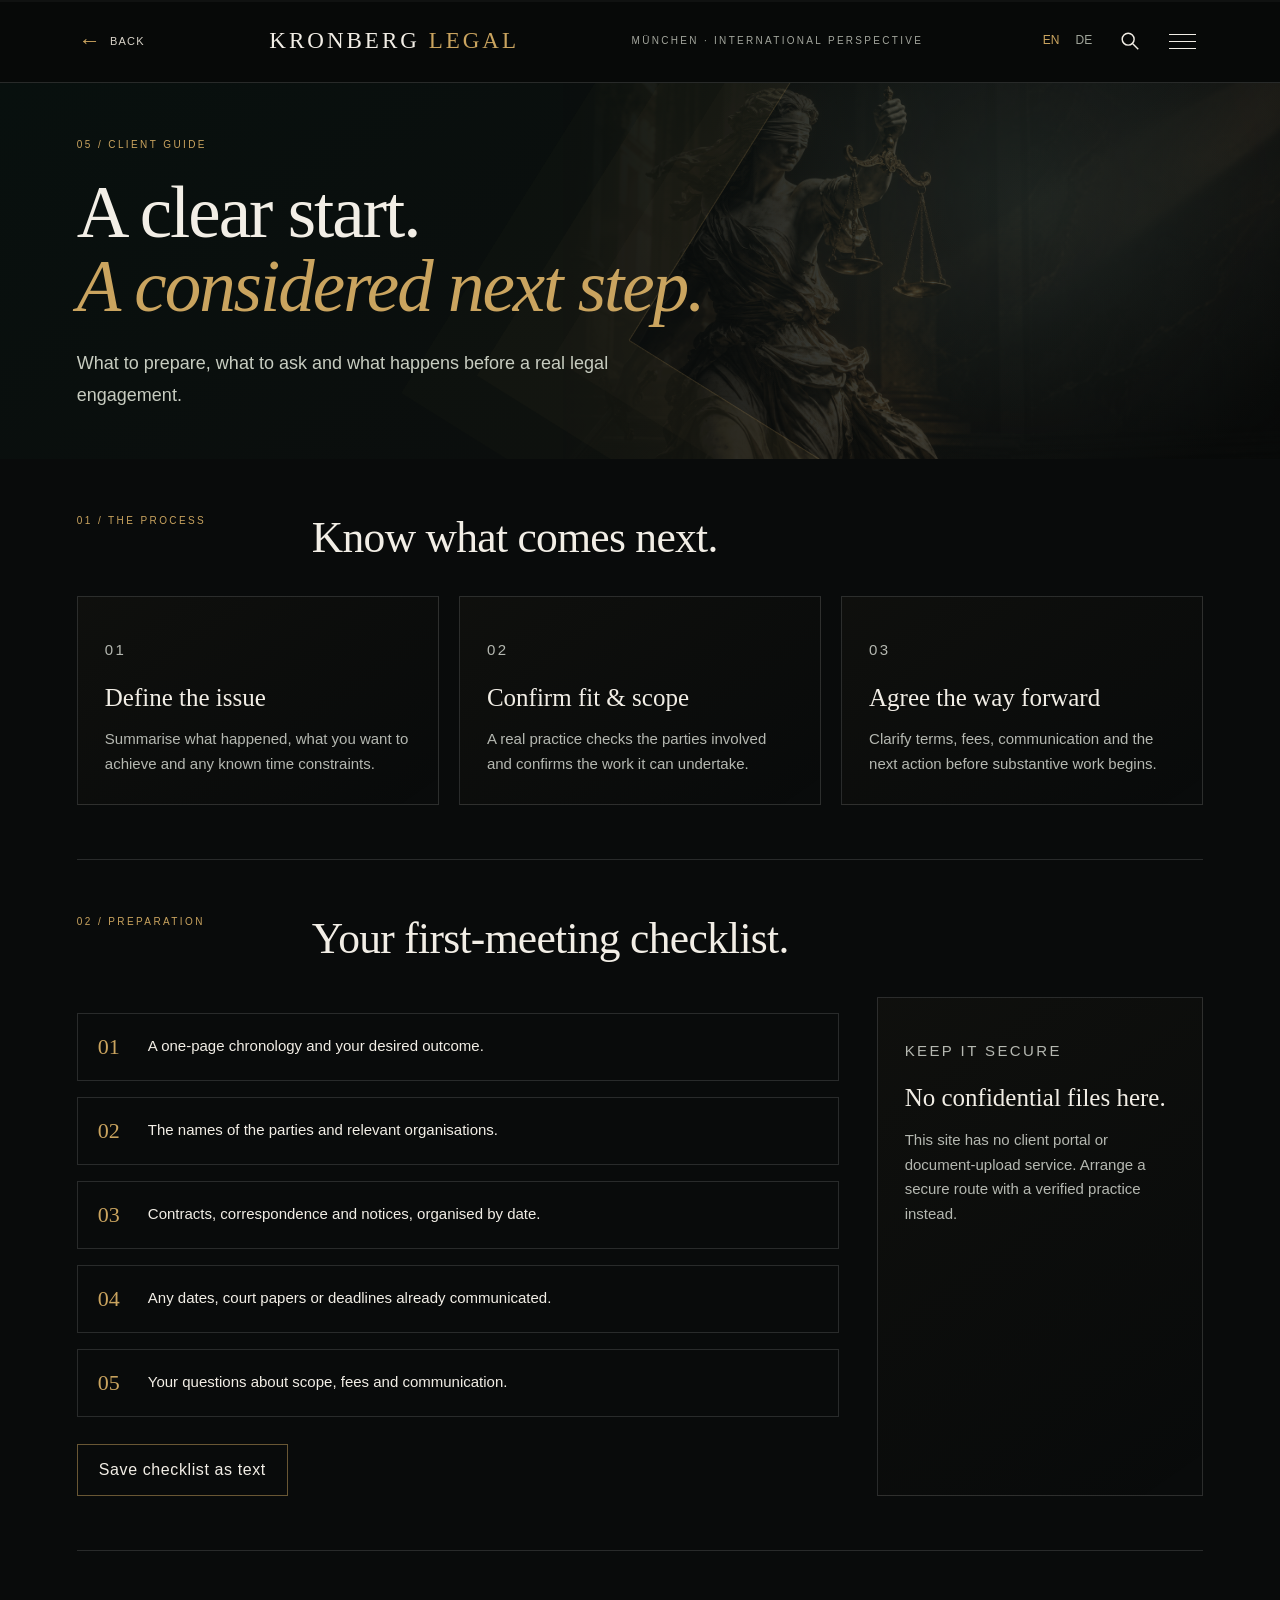
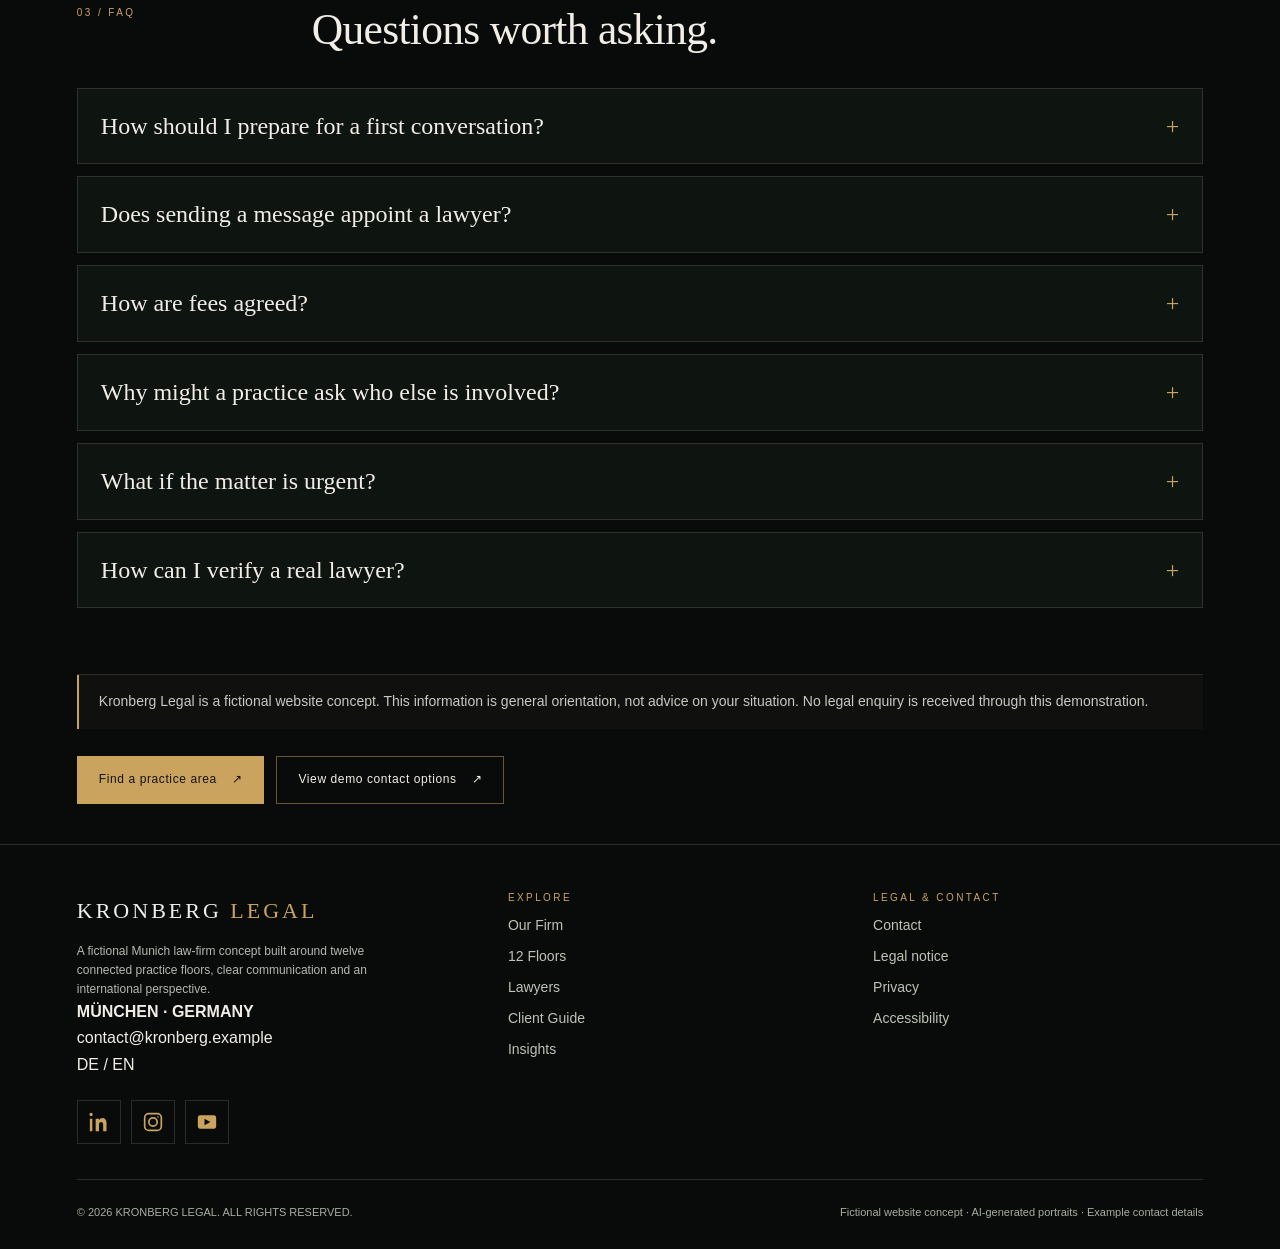
<file: client-guide.html>
<!DOCTYPE html>
<html lang="en">
<head>
<meta charset="UTF-8">
<meta name="viewport" content="width=device-width, initial-scale=1">
<meta name="description" content="Preparation checklists and questions for a first legal conversation.">
<meta name="theme-color" content="#090b0b">
<title>Client Guide | Kronberg Legal</title>
<link rel="stylesheet" href="assets/site.css?v=20260923p">
<script defer src="assets/site-data.js?v=20260923g"></script>
<script defer src="assets/site-content.js?v=20260923g"></script>
<script defer src="assets/site.js?v=20260923p"></script>
</head>
<body class="kl-site" data-page="client-guide">
<div id="kl-header-host"></div>
<main id="kl-main" tabindex="-1">
  <noscript><section class="kl-shell kl-section"><h1>Client Guide</h1><p>Preparation checklists and questions for a first legal conversation.</p><p>This interactive demonstration requires JavaScript. All profiles are fictional and no legal services are offered.</p><p><a href="index.html">Home</a> · <a href="our-firm.html">Our Firm</a></p></section></noscript>
</main>
<div id="kl-footer-host"></div>
<div id="kl-dialog-host"></div>
<script defer src="assets/final-polish.js?v=20260923p"></script>
</body>
</html>
</file>
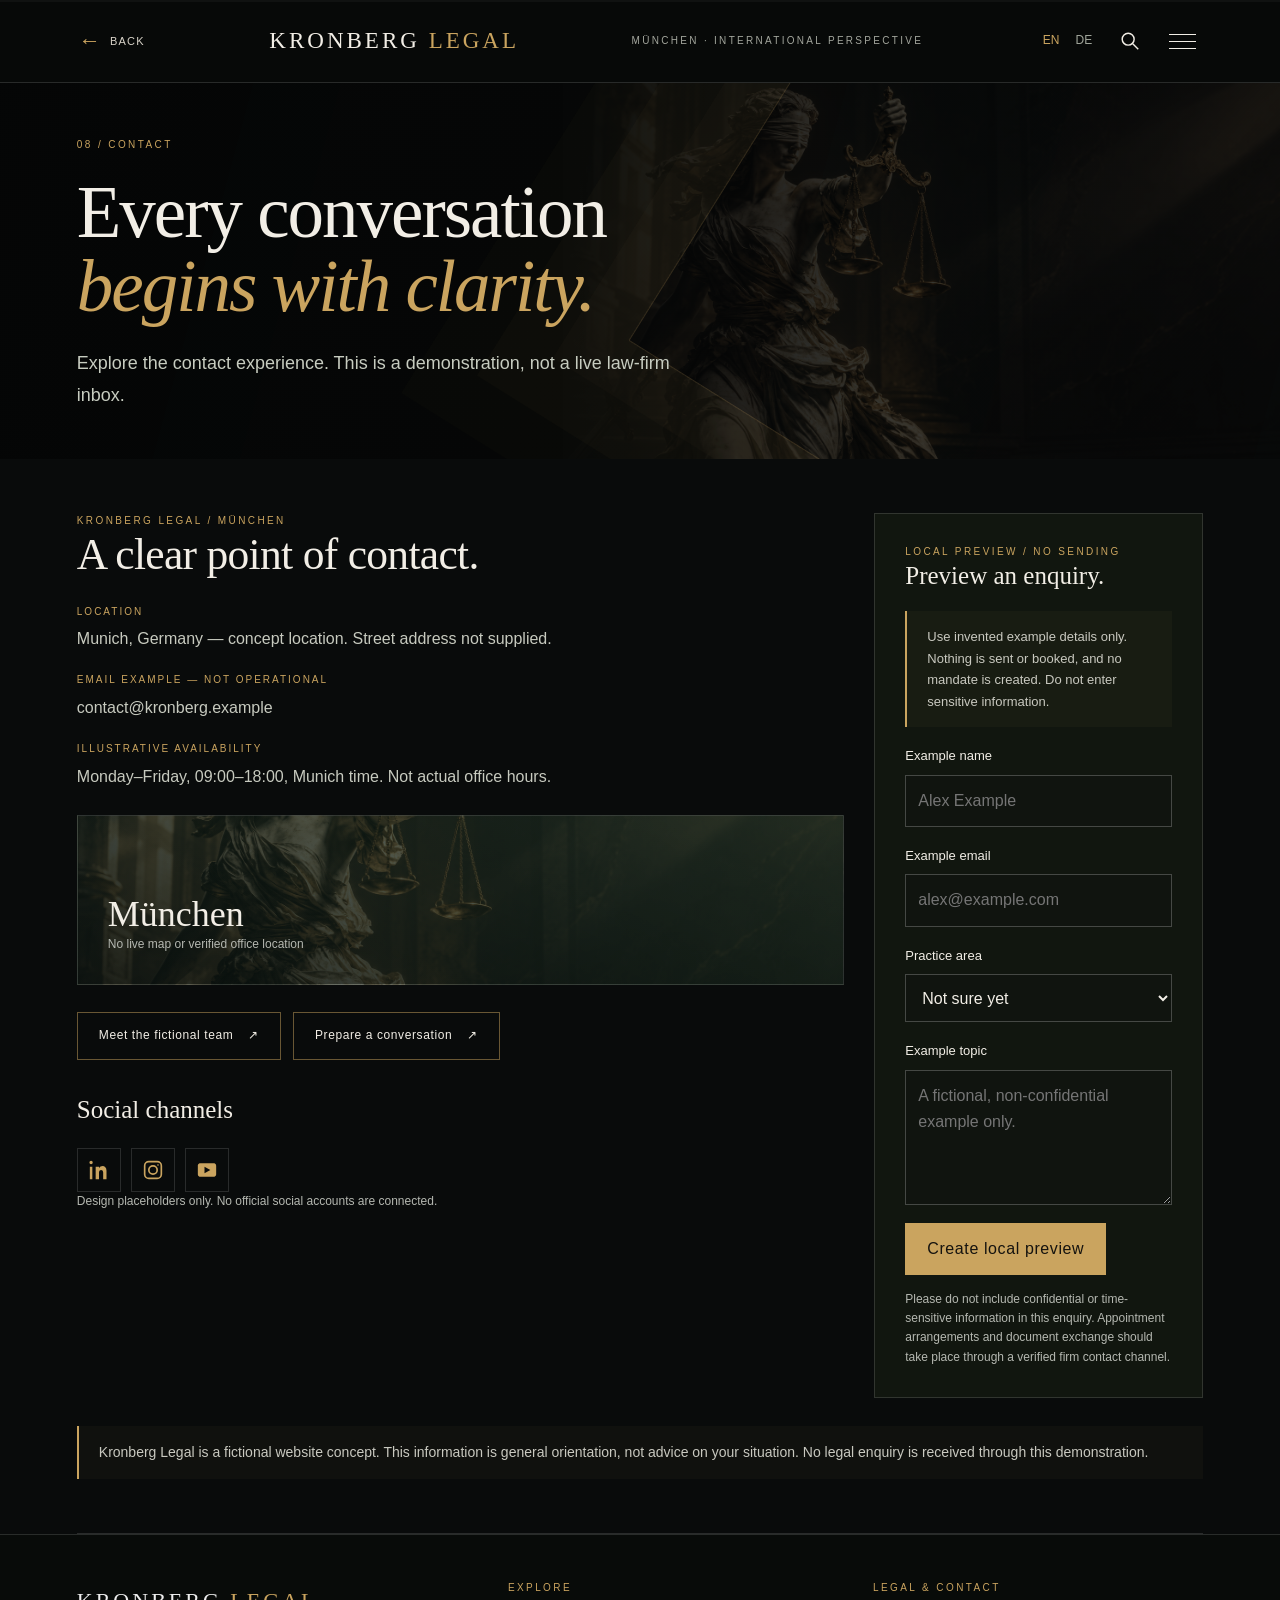
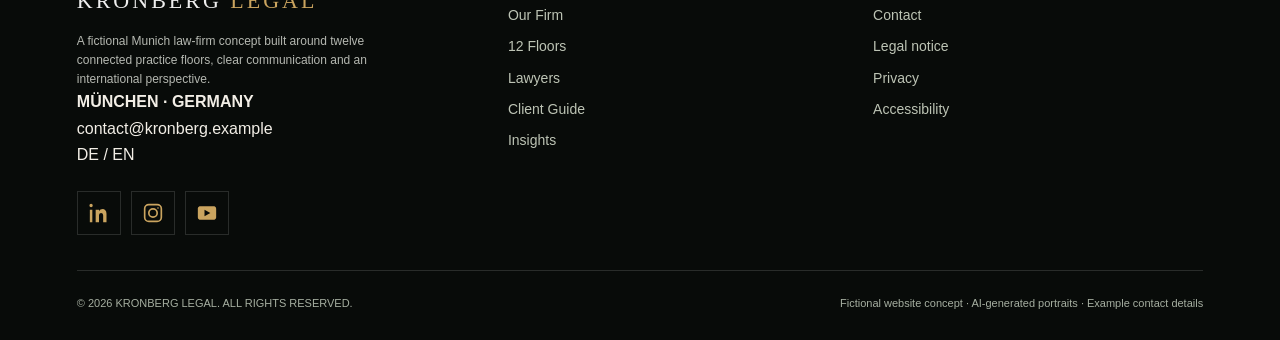
<file: contact.html>
<!DOCTYPE html>
<html lang="en">
<head>
<meta charset="UTF-8">
<meta name="viewport" content="width=device-width, initial-scale=1">
<meta name="description" content="Explore the local contact preview. No real enquiries are sent.">
<meta name="theme-color" content="#090b0b">
<title>Contact | Kronberg Legal</title>
<link rel="stylesheet" href="assets/site.css?v=20260923p">
<script defer src="assets/site-data.js?v=20260923g"></script>
<script defer src="assets/site-content.js?v=20260923g"></script>
<script defer src="assets/site.js?v=20260923p"></script>
</head>
<body class="kl-site" data-page="contact">
<div id="kl-header-host"></div>
<main id="kl-main" tabindex="-1">
  <noscript><section class="kl-shell kl-section"><h1>Contact</h1><p>Explore the local contact preview. No real enquiries are sent.</p><p>This interactive demonstration requires JavaScript. All profiles are fictional and no legal services are offered.</p><p><a href="index.html">Home</a> · <a href="our-firm.html">Our Firm</a></p></section></noscript>
</main>
<div id="kl-footer-host"></div>
<div id="kl-dialog-host"></div>
<script defer src="assets/final-polish.js?v=20260923p"></script>
</body>
</html>
</file>
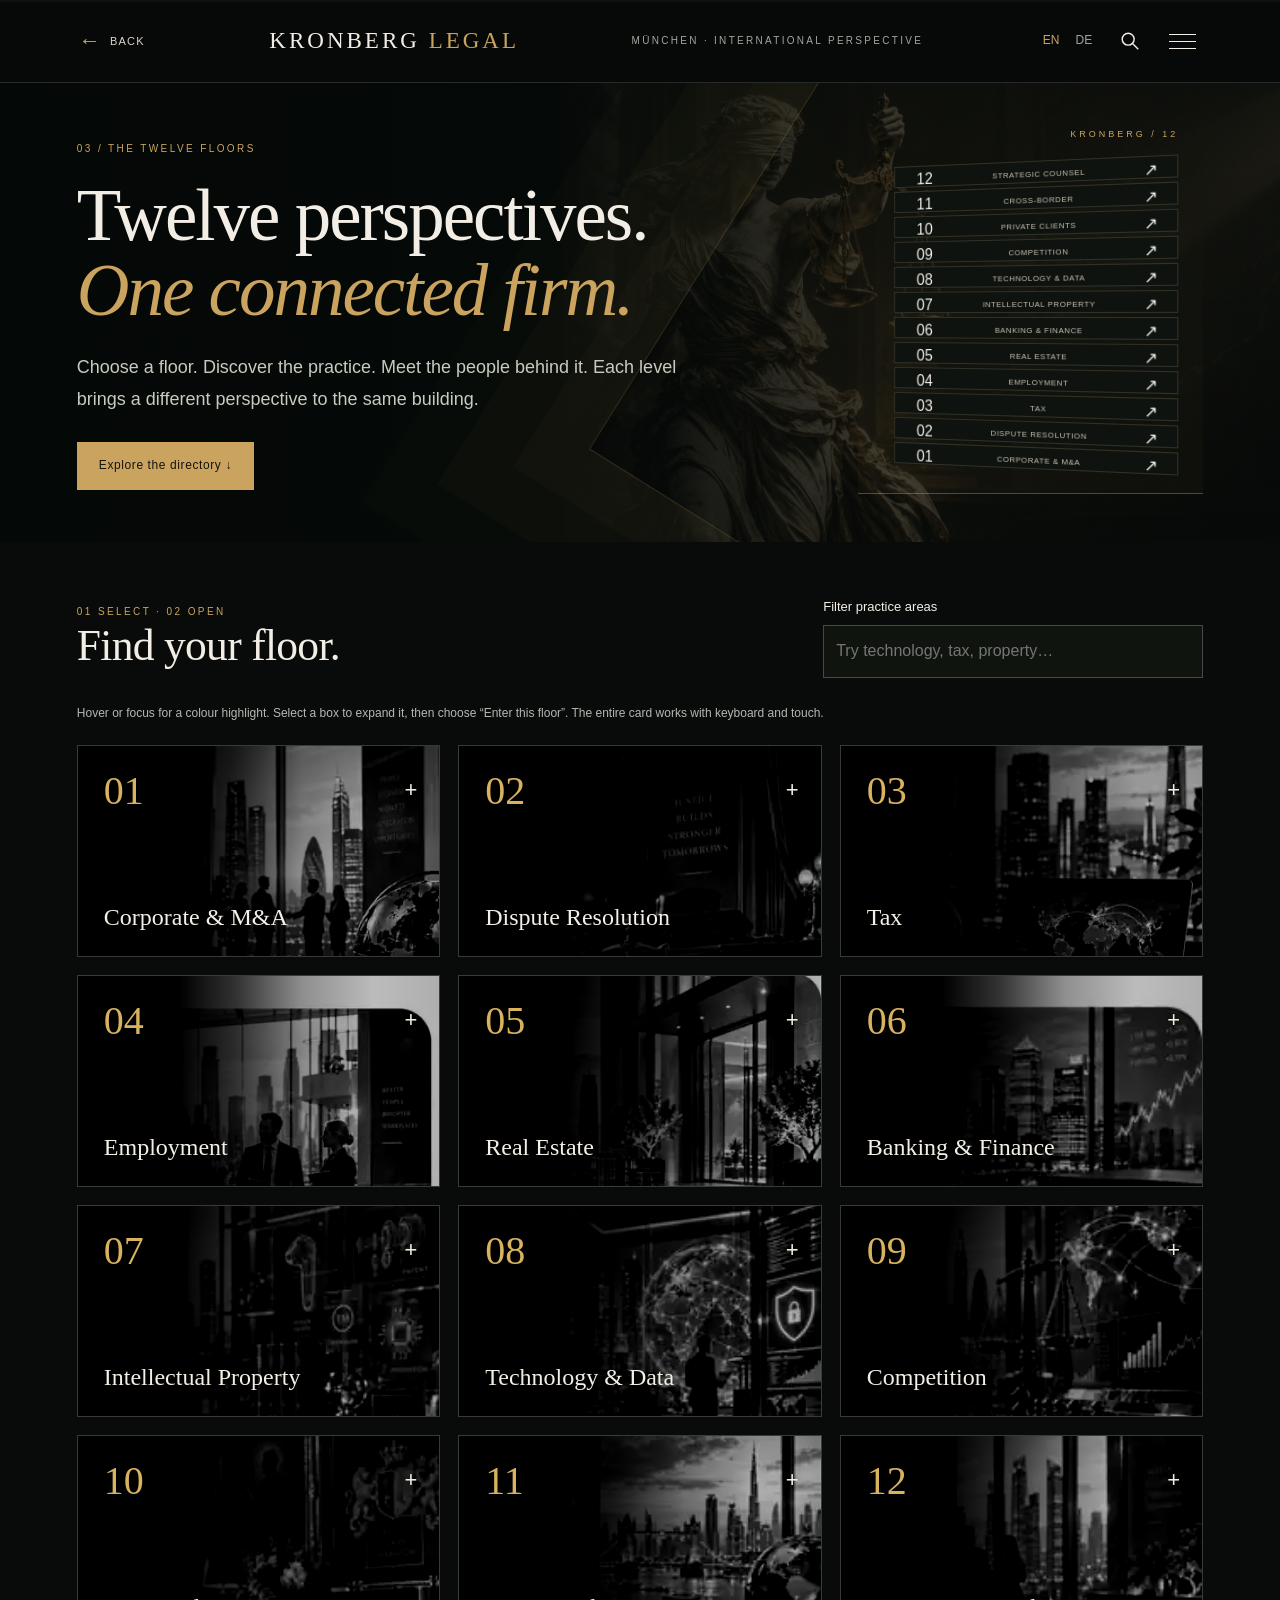
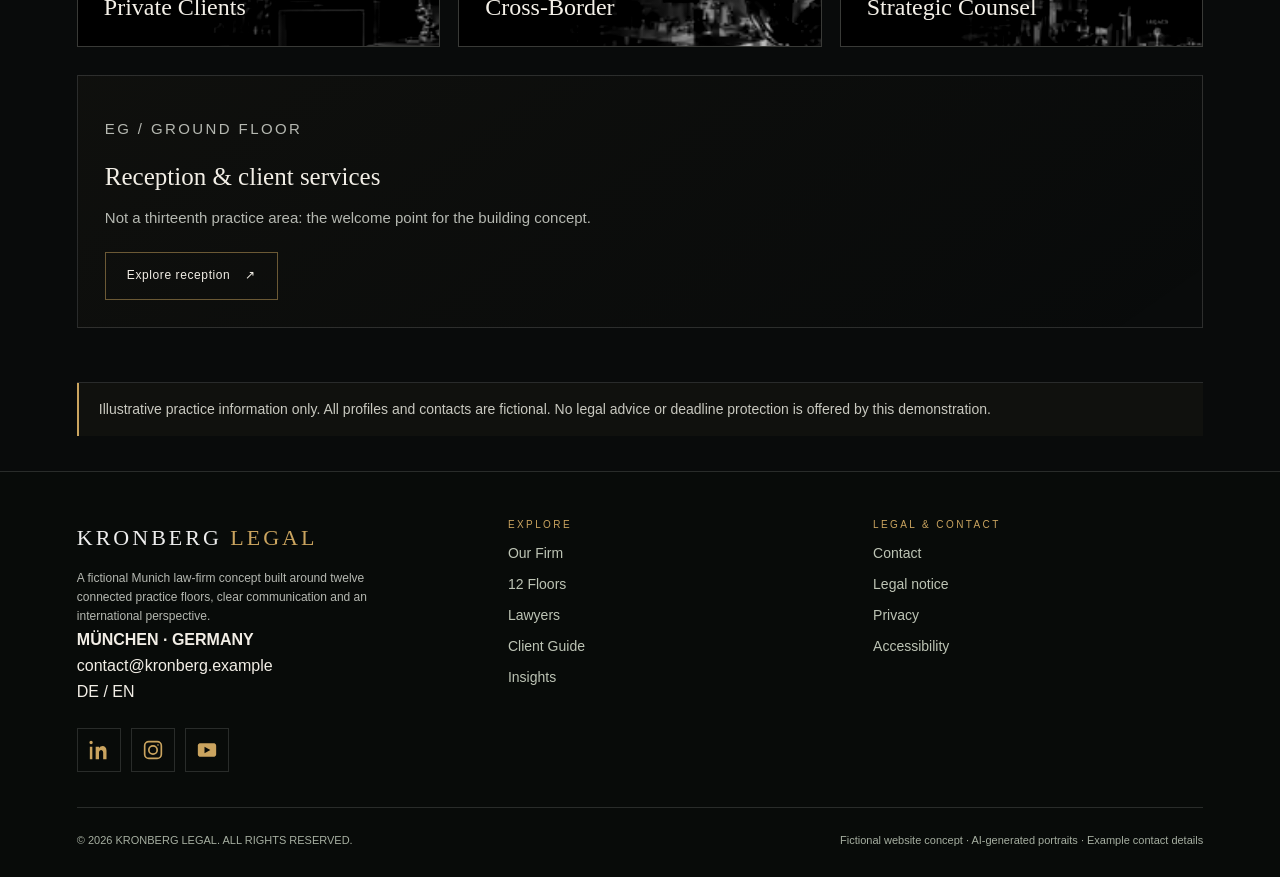
<file: floors.html>
<!DOCTYPE html>
<html lang="en">
<head>
<meta charset="UTF-8">
<meta name="viewport" content="width=device-width, initial-scale=1">
<meta name="description" content="Explore twelve legal practice floors and their fictional team profiles.">
<meta name="theme-color" content="#090b0b">
<title>The Twelve Floors | Kronberg Legal</title>
<link rel="stylesheet" href="assets/site.css?v=20260923p">
<script defer src="assets/site-data.js?v=20260923g"></script>
<script defer src="assets/site-content.js?v=20260923g"></script>
<script defer src="assets/site.js?v=20260923p"></script>
</head>
<body class="kl-site" data-page="floors">
<div id="kl-header-host"></div>
<main id="kl-main" tabindex="-1">
  <noscript><section class="kl-shell kl-section"><h1>The Twelve Floors</h1><p>Explore twelve legal practice floors and their fictional team profiles.</p><p>This interactive demonstration requires JavaScript. All profiles are fictional and no legal services are offered.</p><p><a href="index.html">Home</a> · <a href="our-firm.html">Our Firm</a></p></section></noscript>
</main>
<div id="kl-footer-host"></div>
<div id="kl-dialog-host"></div>
<script defer src="assets/final-polish.js?v=20260923p"></script>
</body>
</html>
</file>
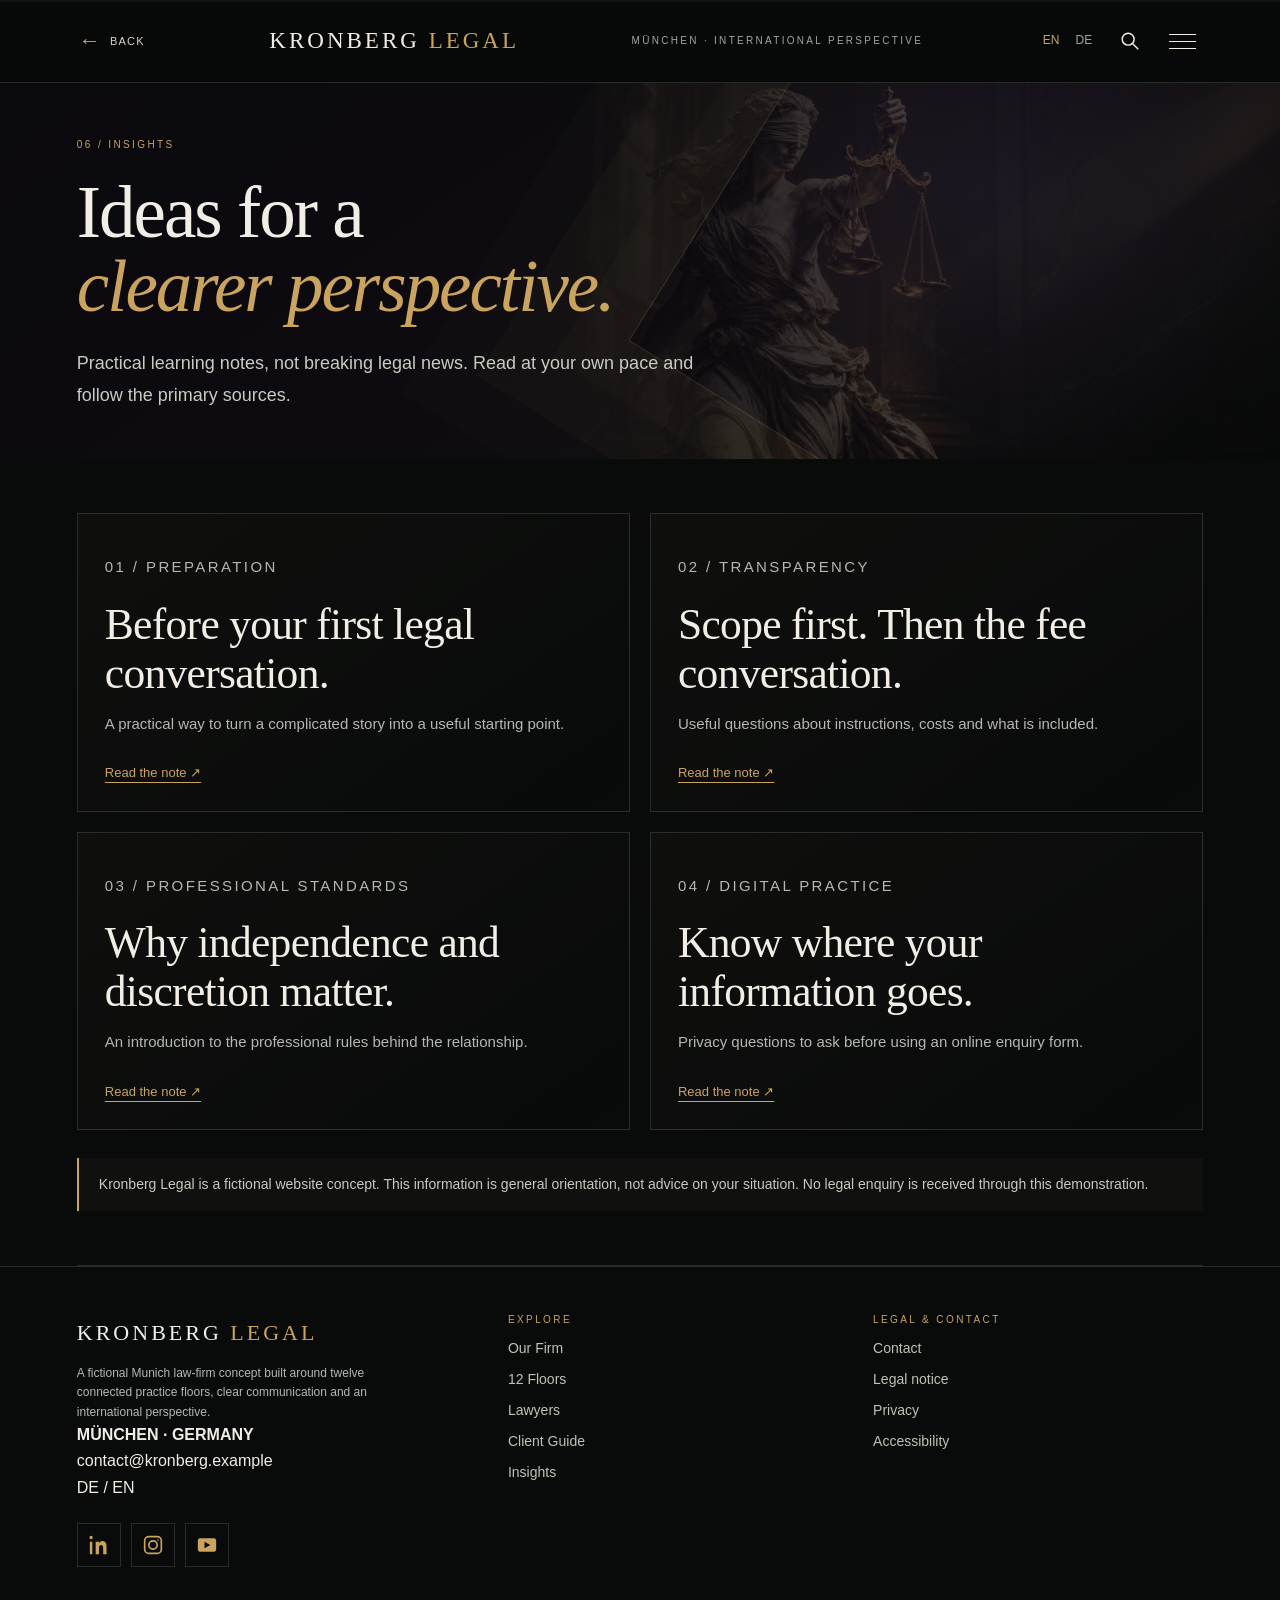
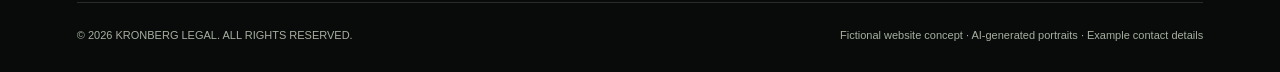
<file: insights.html>
<!DOCTYPE html>
<html lang="en">
<head>
<meta charset="UTF-8">
<meta name="viewport" content="width=device-width, initial-scale=1">
<meta name="description" content="General orientation notes with primary legal sources.">
<meta name="theme-color" content="#090b0b">
<title>Insights | Kronberg Legal</title>
<link rel="stylesheet" href="assets/site.css?v=20260923p">
<script defer src="assets/site-data.js?v=20260923g"></script>
<script defer src="assets/site-content.js?v=20260923g"></script>
<script defer src="assets/site.js?v=20260923p"></script>
</head>
<body class="kl-site" data-page="insights">
<div id="kl-header-host"></div>
<main id="kl-main" tabindex="-1">
  <noscript><section class="kl-shell kl-section"><h1>Insights</h1><p>General orientation notes with primary legal sources.</p><p>This interactive demonstration requires JavaScript. All profiles are fictional and no legal services are offered.</p><p><a href="index.html">Home</a> · <a href="our-firm.html">Our Firm</a></p></section></noscript>
</main>
<div id="kl-footer-host"></div>
<div id="kl-dialog-host"></div>
<script defer src="assets/final-polish.js?v=20260923p"></script>
</body>
</html>
</file>
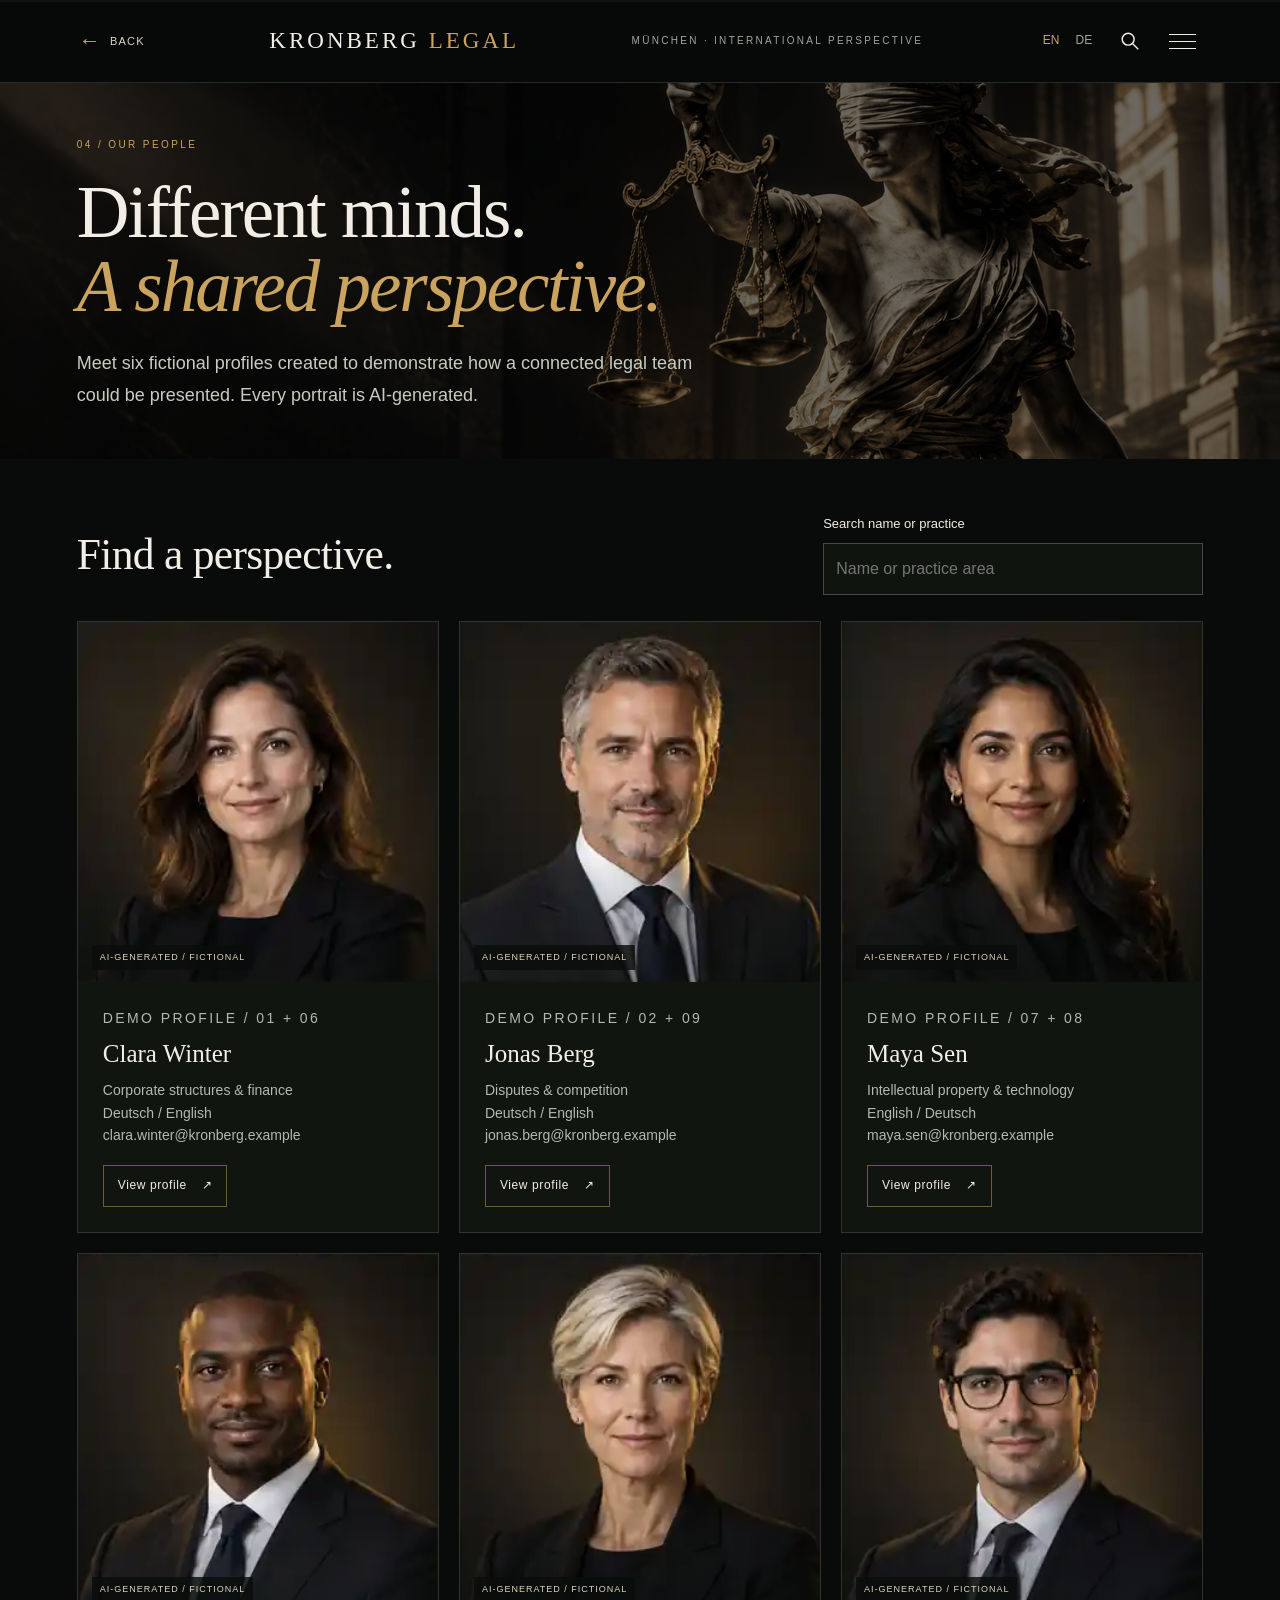
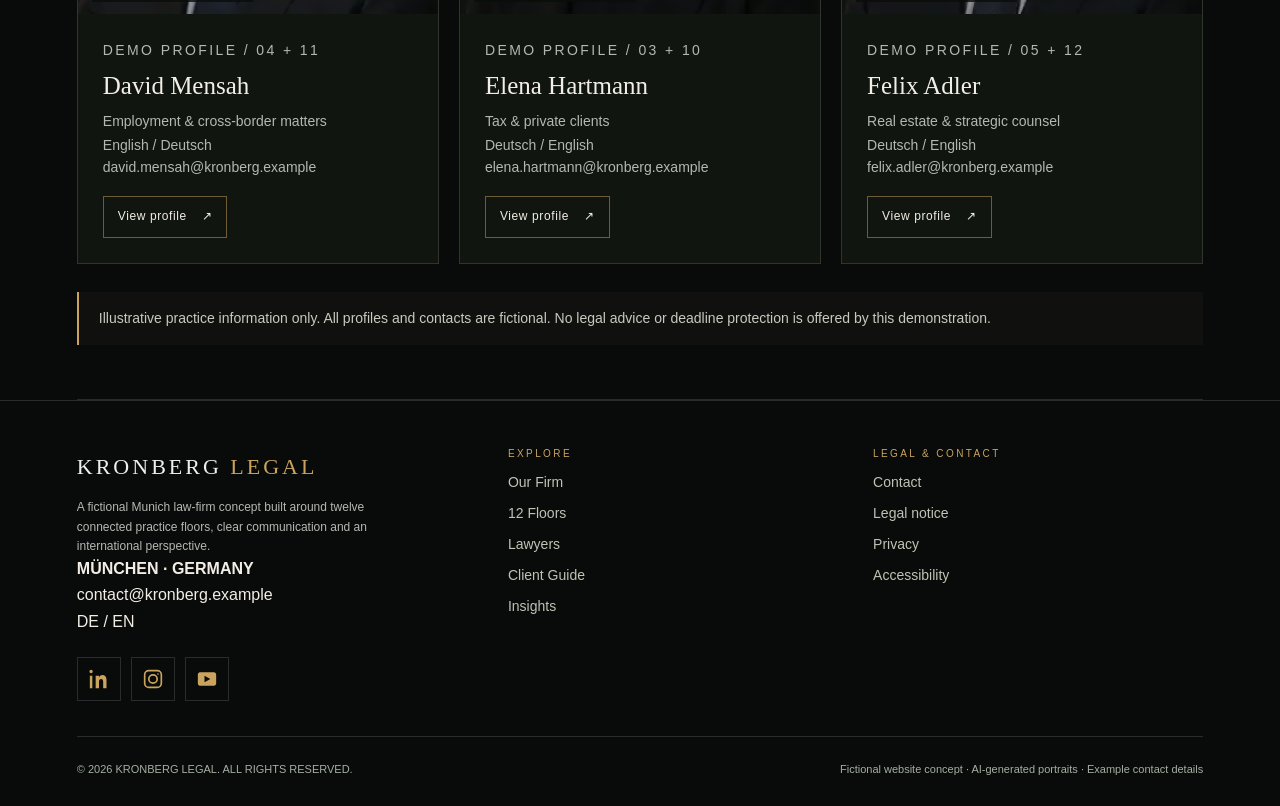
<file: lawyers.html>
<!DOCTYPE html>
<html lang="en">
<head>
<meta charset="UTF-8">
<meta name="viewport" content="width=device-width, initial-scale=1">
<meta name="description" content="Meet the fictional, AI-illustrated team behind the Kronberg Legal concept.">
<meta name="theme-color" content="#090b0b">
<title>Our People | Kronberg Legal</title>
<link rel="stylesheet" href="assets/site.css?v=20260923p">
<script defer src="assets/site-data.js?v=20260923g"></script>
<script defer src="assets/site-content.js?v=20260923g"></script>
<script defer src="assets/site.js?v=20260923p"></script>
</head>
<body class="kl-site" data-page="lawyers">
<div id="kl-header-host"></div>
<main id="kl-main" tabindex="-1">
  <noscript><section class="kl-shell kl-section"><h1>Our People</h1><p>Meet the fictional, AI-illustrated team behind the Kronberg Legal concept.</p><p>This interactive demonstration requires JavaScript. All profiles are fictional and no legal services are offered.</p><p><a href="index.html">Home</a> · <a href="our-firm.html">Our Firm</a></p></section></noscript>
</main>
<div id="kl-footer-host"></div>
<div id="kl-dialog-host"></div>
<script defer src="assets/final-polish.js?v=20260923p"></script>
</body>
</html>
</file>
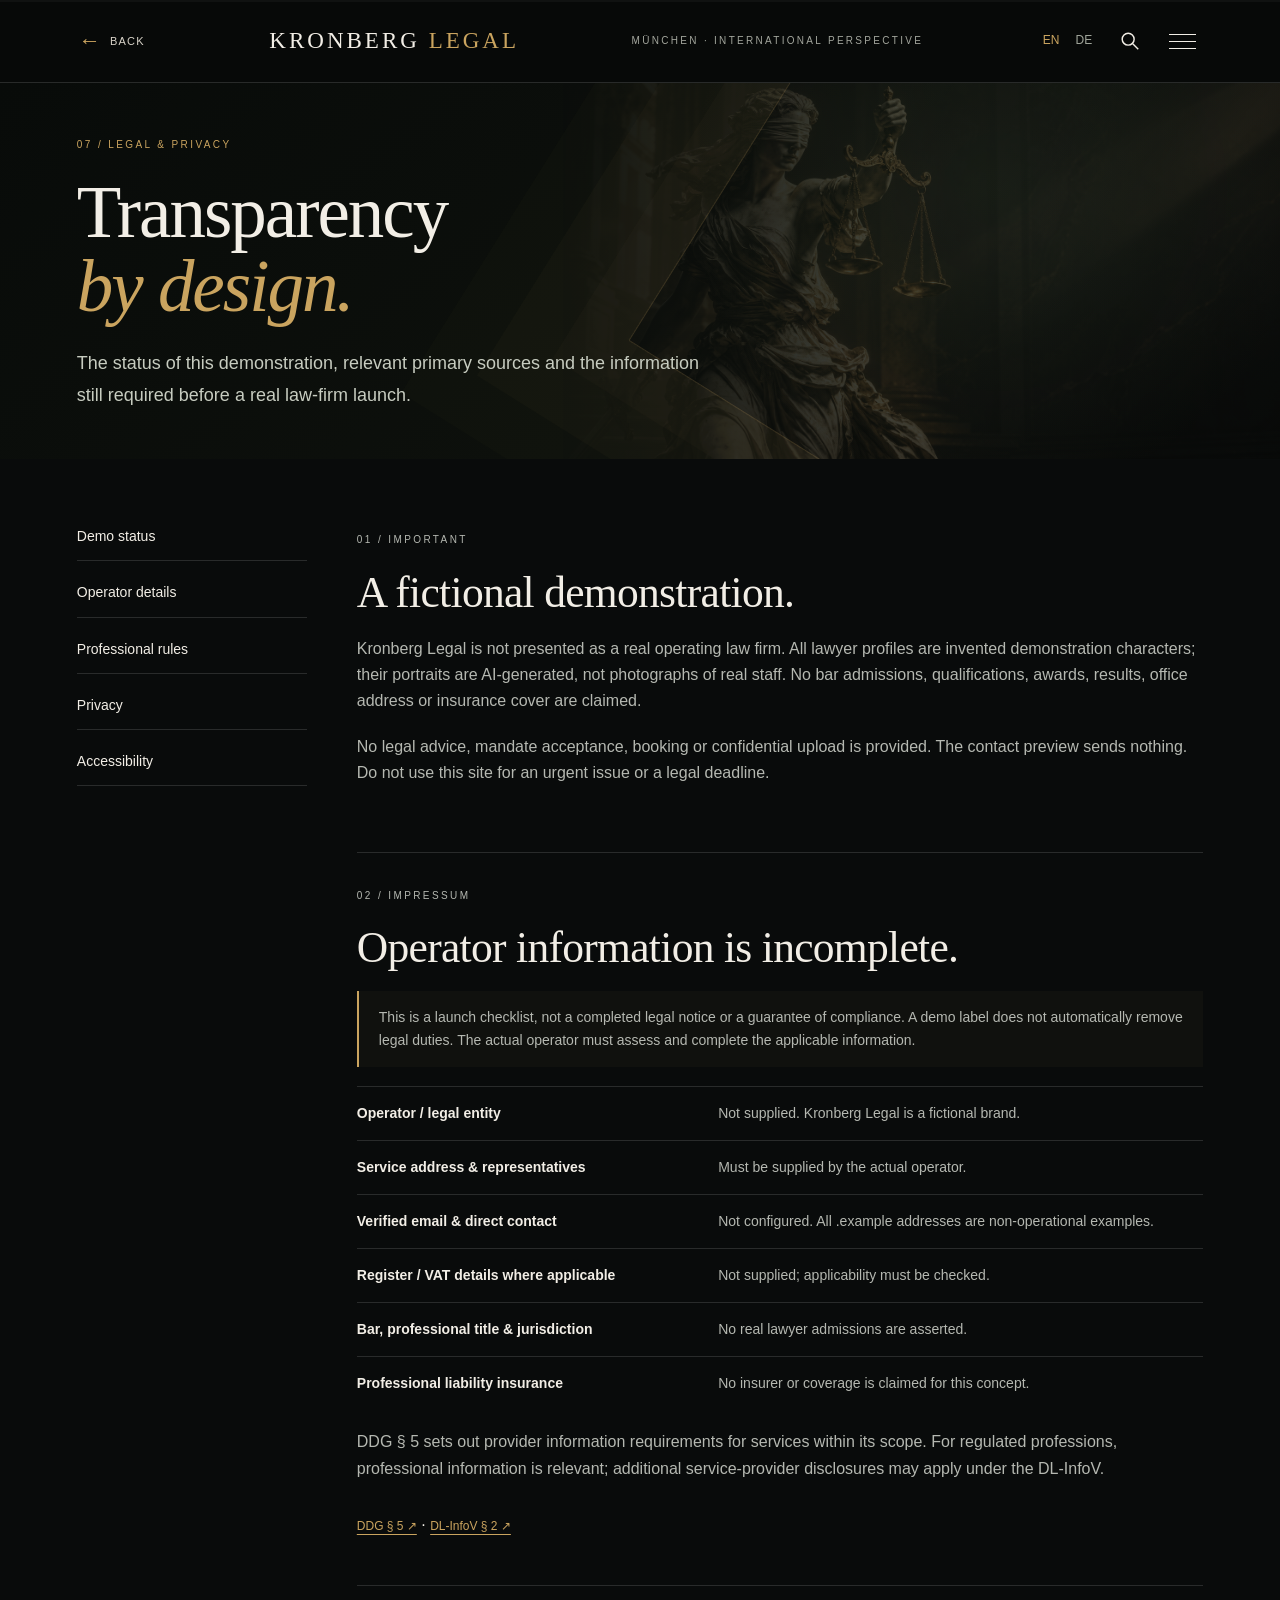
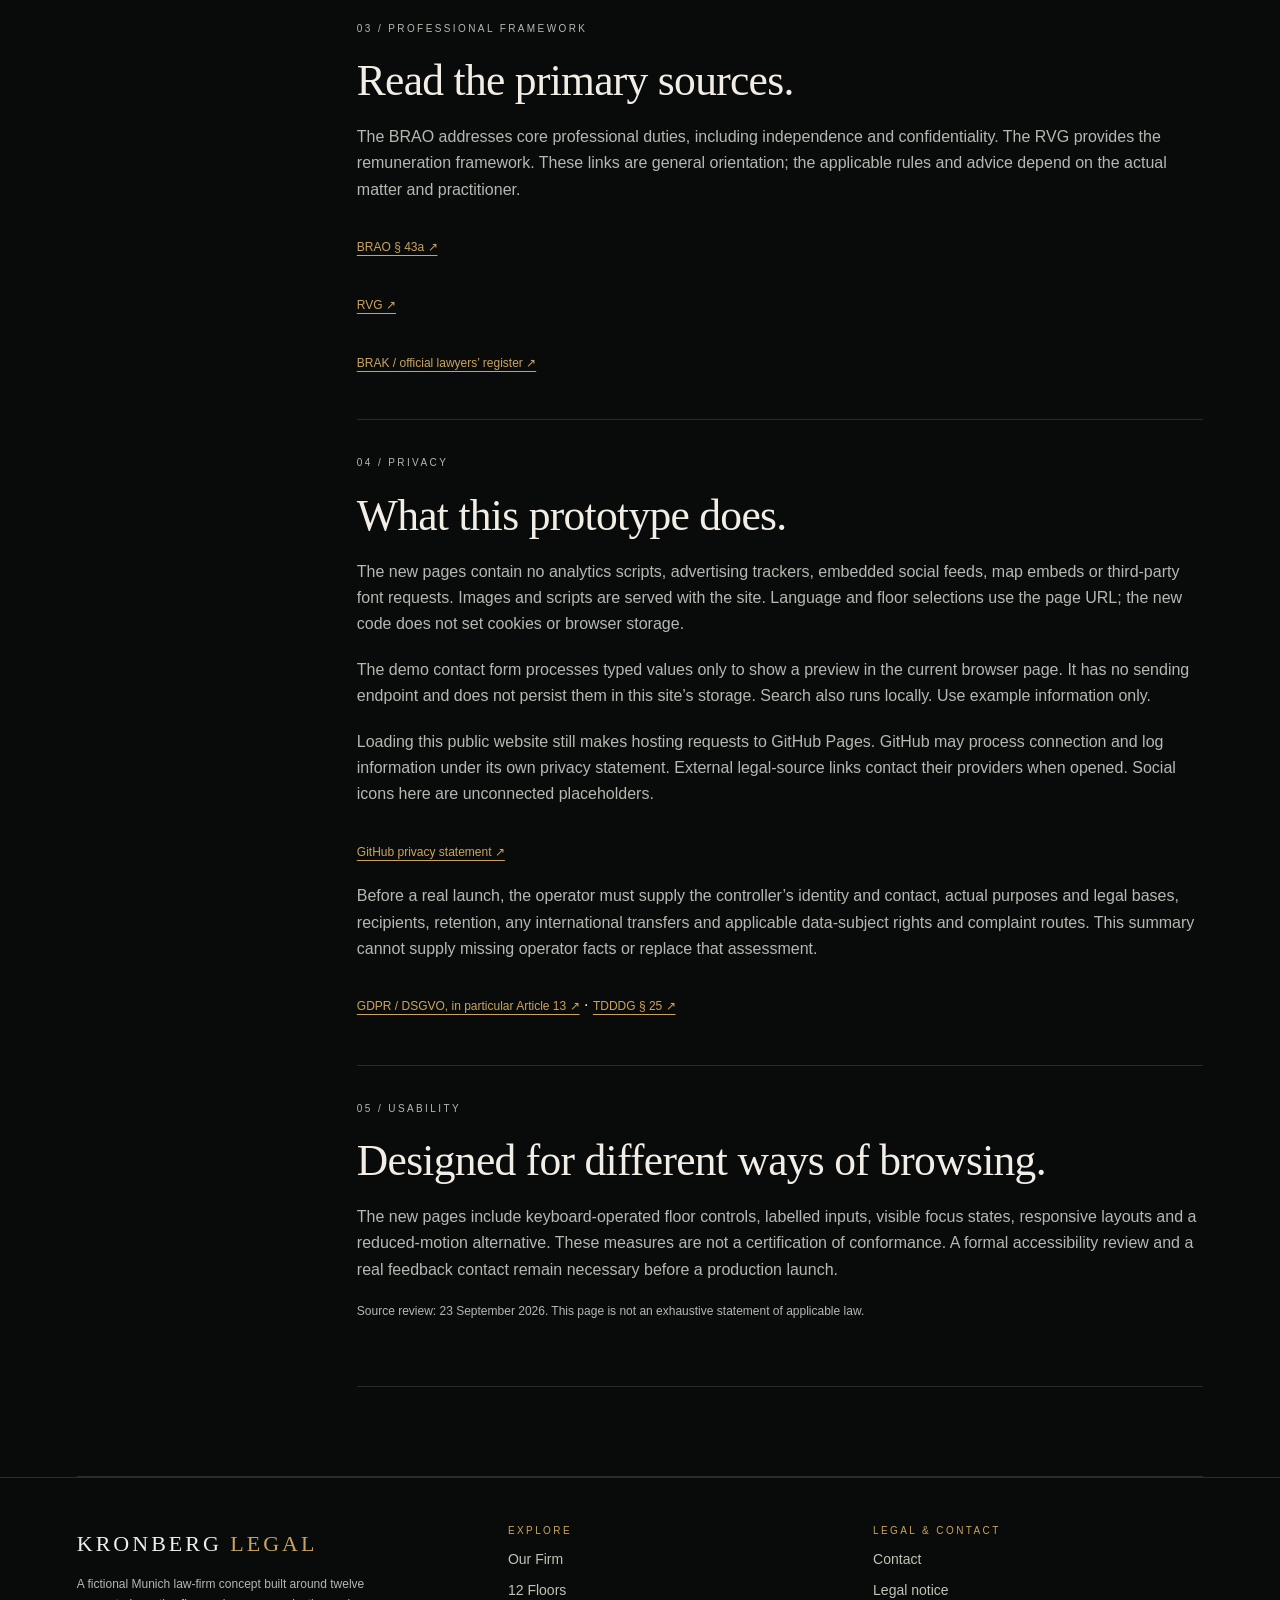
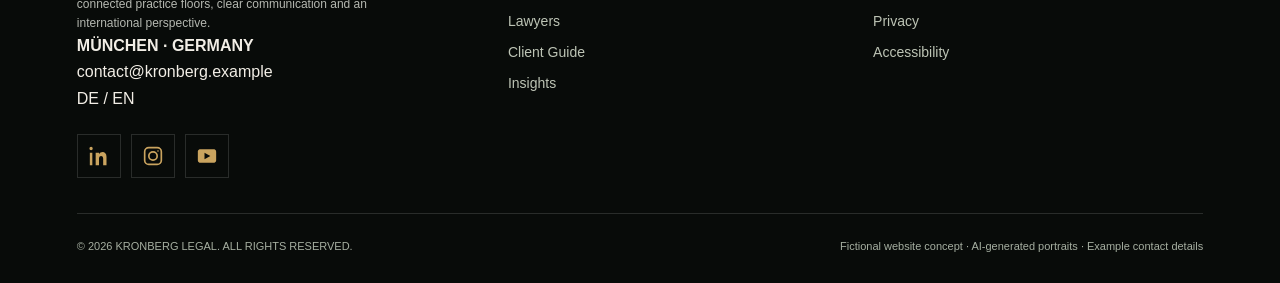
<file: legal.html>
<!DOCTYPE html>
<html lang="en">
<head>
<meta charset="UTF-8">
<meta name="viewport" content="width=device-width, initial-scale=1">
<meta name="description" content="Demonstration status, operator-information checklist and privacy details.">
<meta name="theme-color" content="#090b0b">
<title>Legal & Privacy | Kronberg Legal</title>
<link rel="stylesheet" href="assets/site.css?v=20260923p">
<script defer src="assets/site-data.js?v=20260923g"></script>
<script defer src="assets/site-content.js?v=20260923g"></script>
<script defer src="assets/site.js?v=20260923p"></script>
</head>
<body class="kl-site" data-page="legal">
<div id="kl-header-host"></div>
<main id="kl-main" tabindex="-1">
  <noscript><section class="kl-shell kl-section"><h1>Legal & Privacy</h1><p>Demonstration status, operator-information checklist and privacy details.</p><p>This interactive demonstration requires JavaScript. All profiles are fictional and no legal services are offered.</p><p><a href="index.html">Home</a> · <a href="our-firm.html">Our Firm</a></p></section></noscript>
</main>
<div id="kl-footer-host"></div>
<div id="kl-dialog-host"></div>
<script defer src="assets/final-polish.js?v=20260923p"></script>
</body>
</html>
</file>
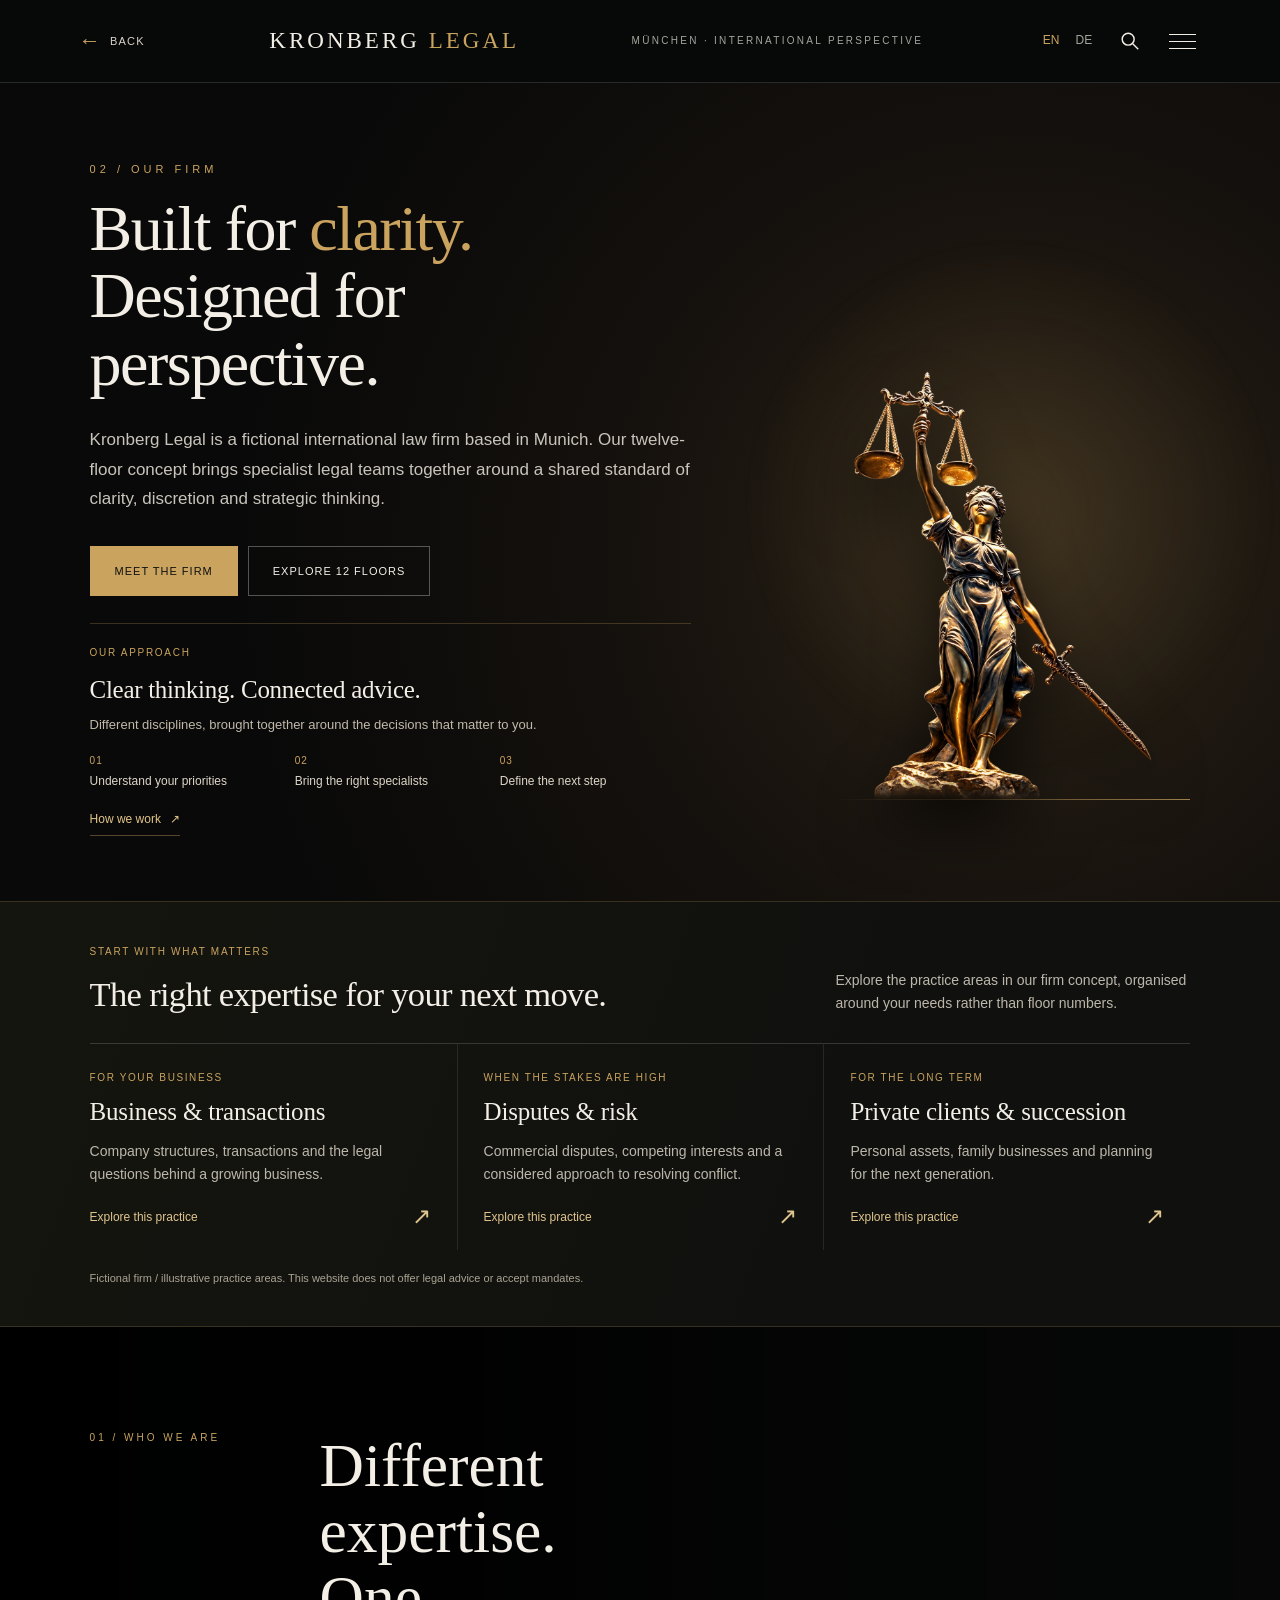
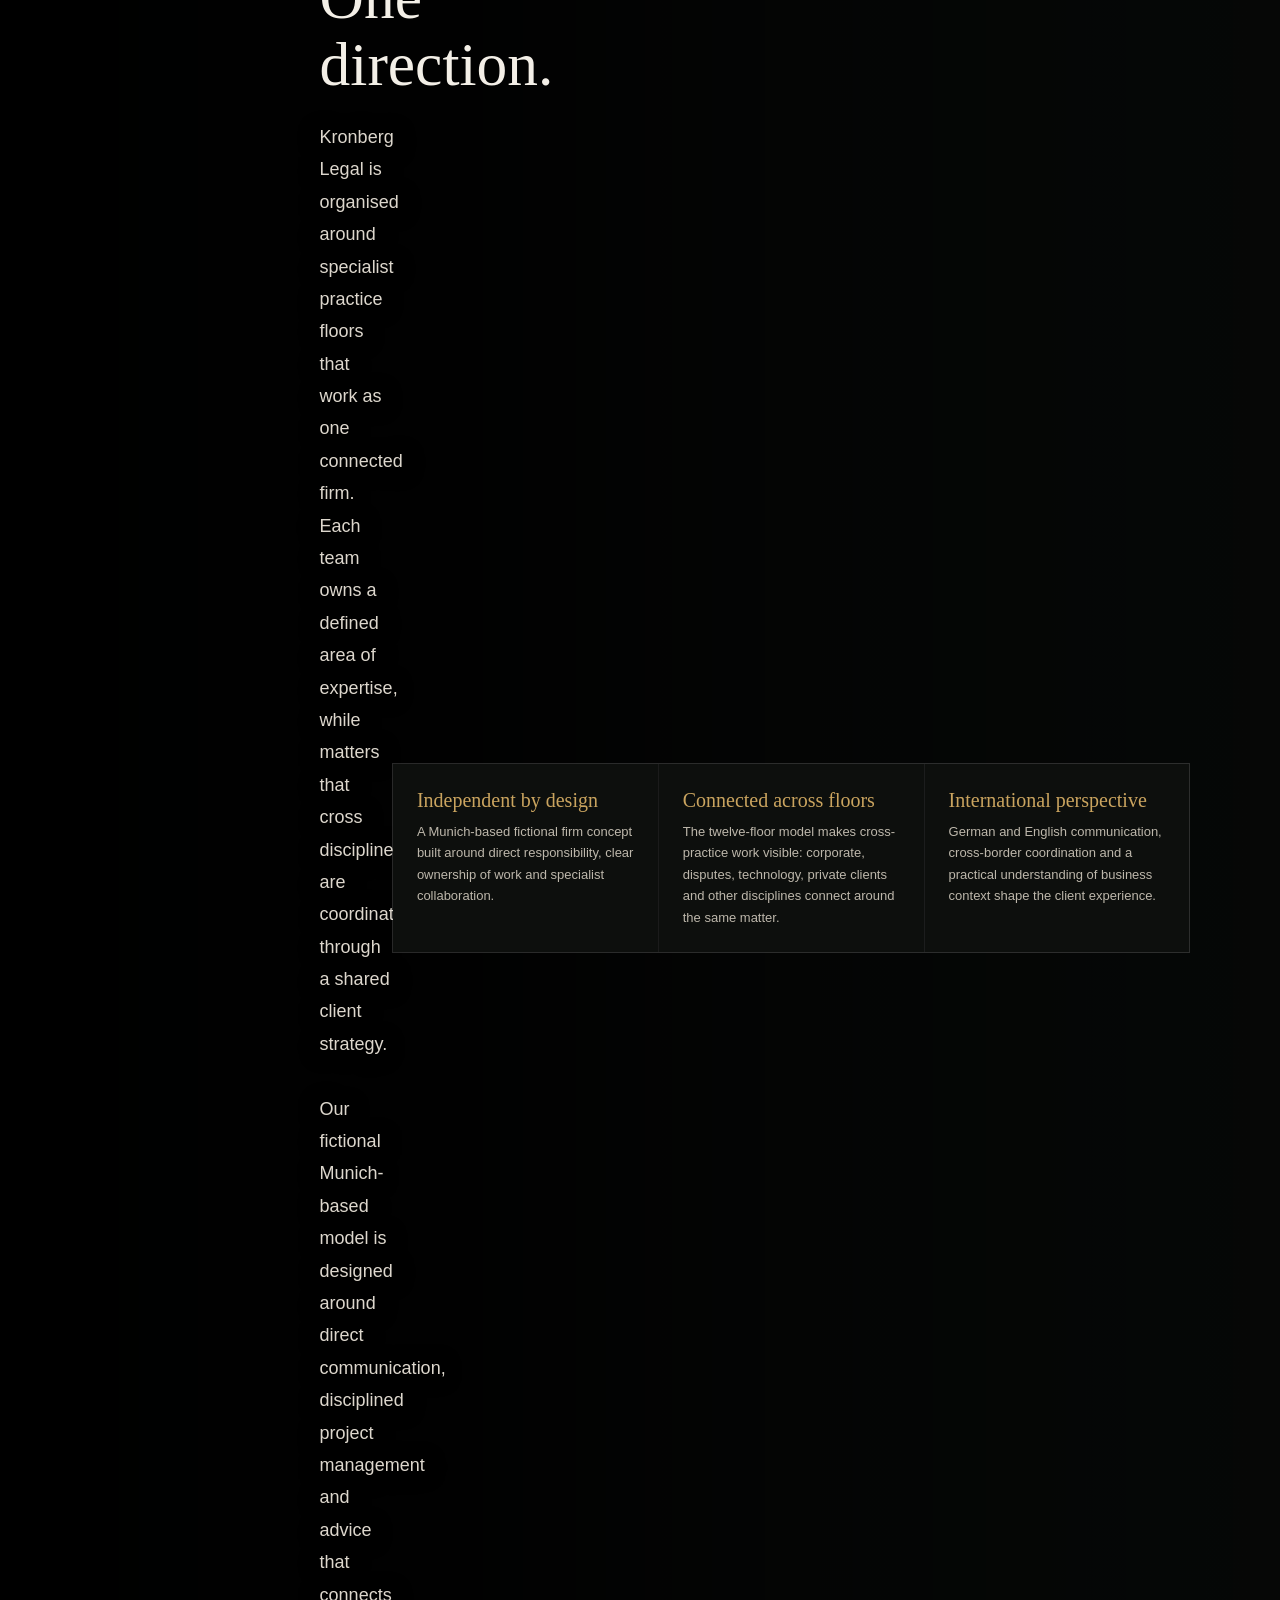
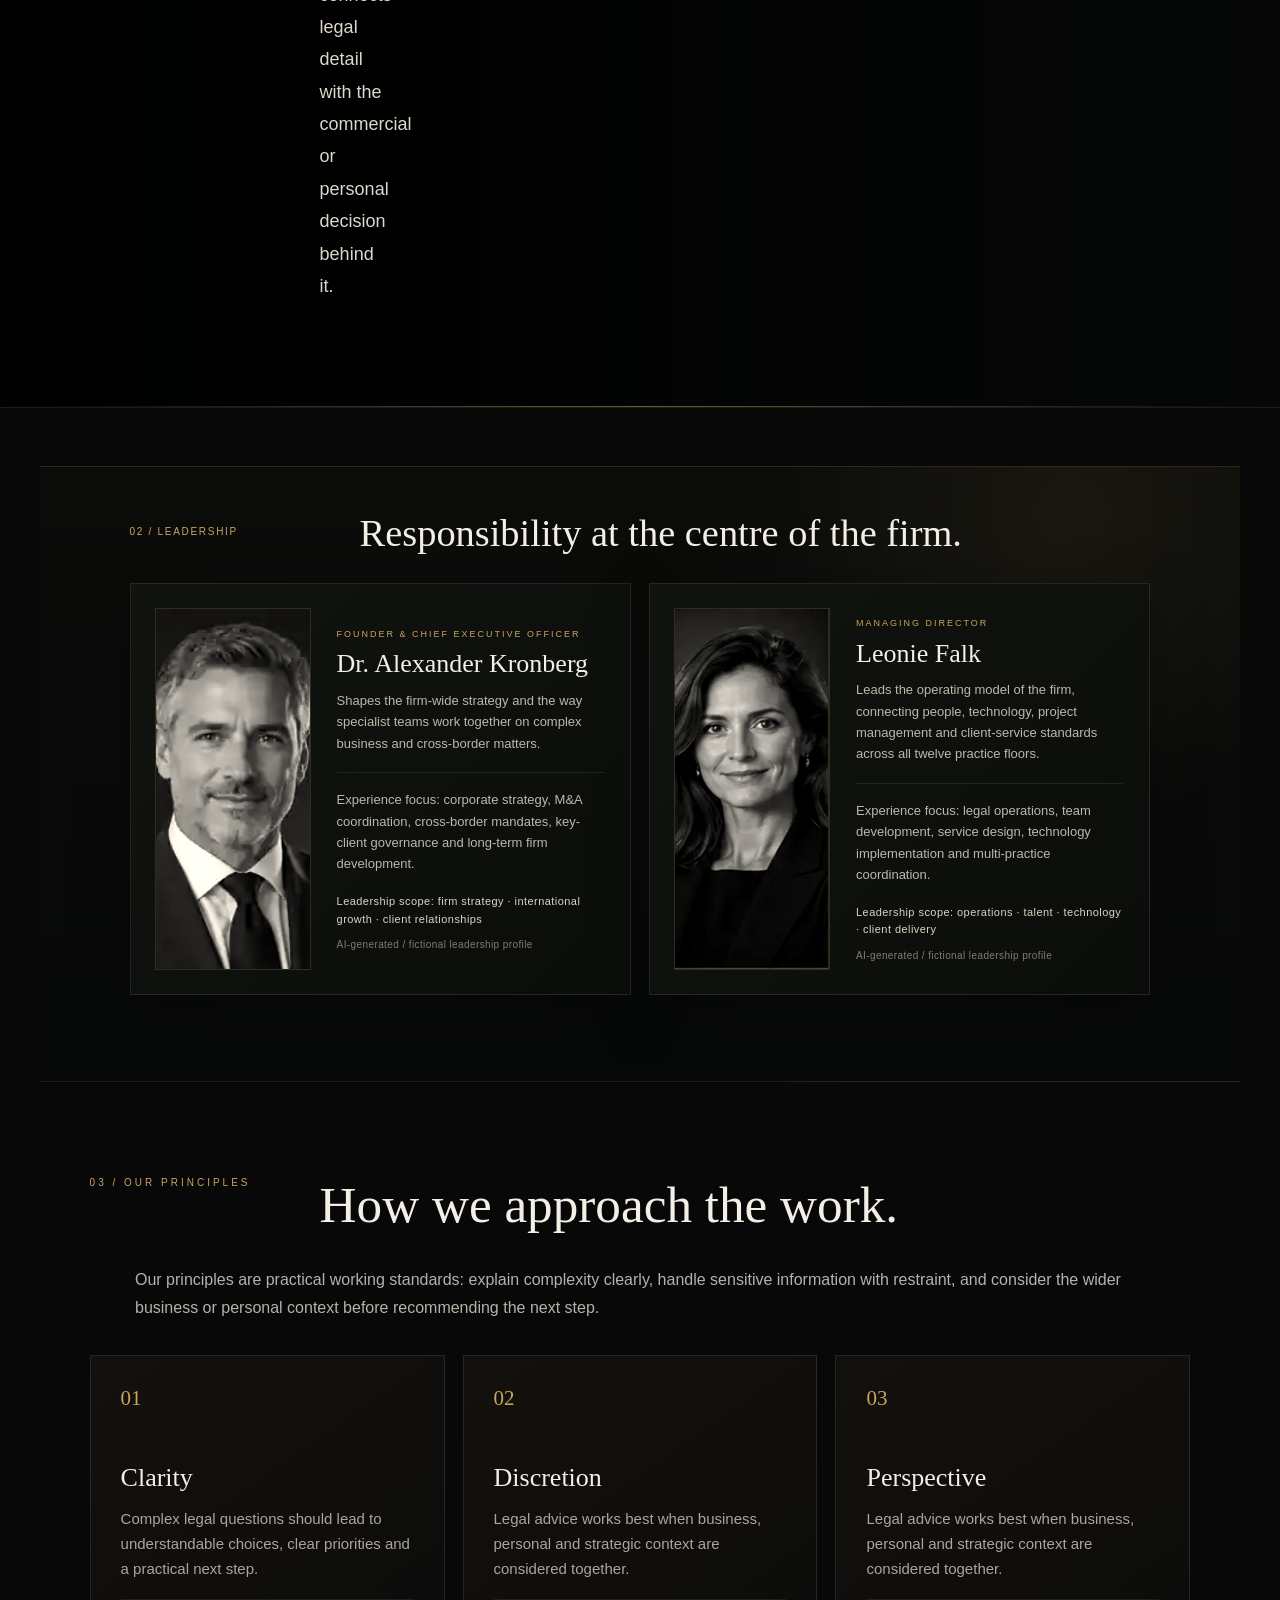
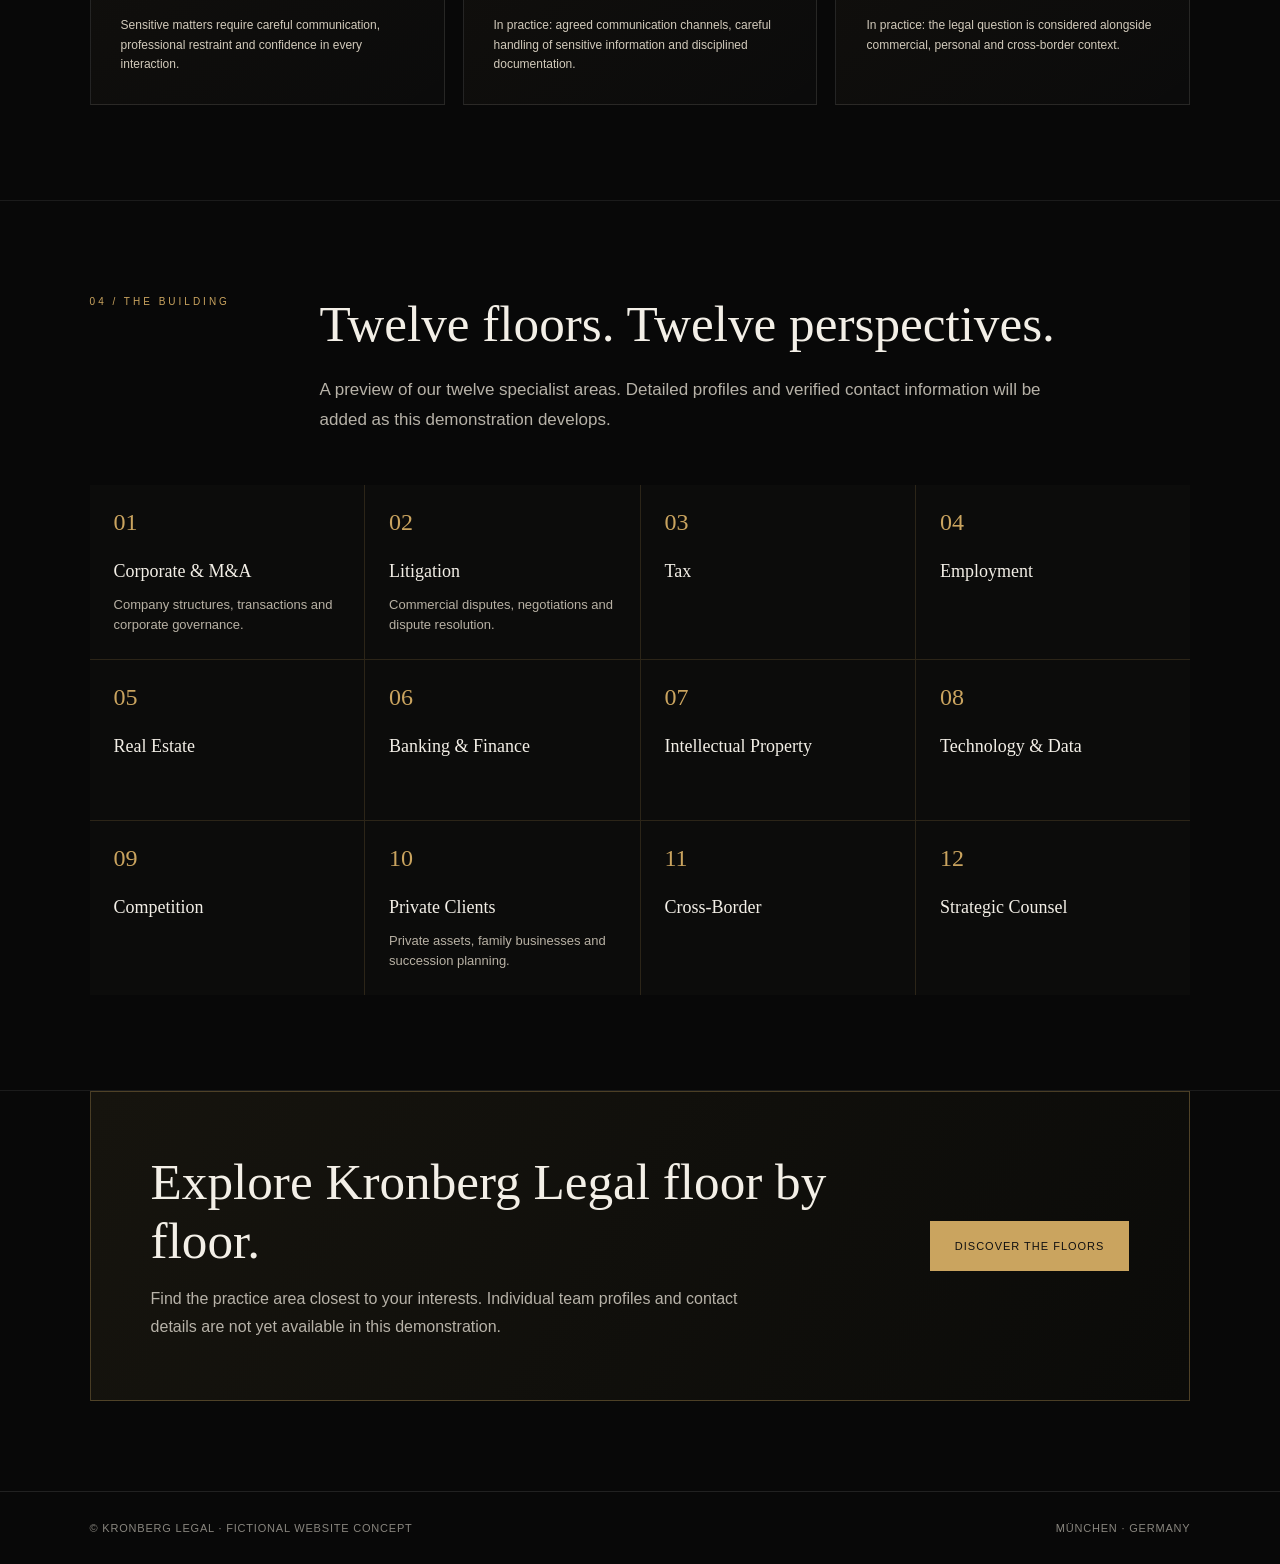
<file: our-firm.html>
<!DOCTYPE html>
<html lang="en">
<head>
<meta charset="UTF-8">
<meta name="viewport" content="width=device-width, initial-scale=1.0">


<meta name="description" content="Kronberg Legal firm overview, leadership, principles and twelve-floor practice structure in Munich.">
<title>Our Firm | Kronberg Legal</title>

<style>
:root{
    --gold:#caa45f;
    --black:#080808;
    --panel:#10100e;
    --text:#f3efe7;
    --muted:#b7b2a8;
}

*{
    margin:0;
    padding:0;
    box-sizing:border-box;
}

html{
    scroll-behavior:smooth;
}

body{
    background:var(--black);
    color:var(--text);
    font-family:Arial,Helvetica,sans-serif;
    overflow-x:hidden;
}

a{
    color:inherit;
    text-decoration:none;
}

/* HEADER */

header{
    position:sticky;
    top:0;
    z-index:1000;

    height:82px;
    padding:0 6%;

    display:grid;
    grid-template-columns:1fr auto 1fr;
    align-items:center;

    background:#080808;
    border-bottom:1px solid rgba(255,255,255,.1);
}

.logo{
    font-family:Georgia,serif;
    font-size:23px;
    letter-spacing:3px;
}

.logo span{
    color:var(--gold);
}

.header-center{
    font-size:10px;
    letter-spacing:4px;
    color:#888;
    text-transform:uppercase;
}

.header-right{
    justify-self:end;
}

.home-link{
    padding:11px 16px;
    border:1px solid rgba(202,164,95,.5);
    font-size:10px;
    letter-spacing:1px;
    text-transform:uppercase;
    transition:.3s;
}

.home-link:hover{
    background:var(--gold);
    color:#111;
}

/* HERO */

.page2-hero{
    min-height:calc(100vh - 82px);
    padding:70px 7% 55px;

    display:grid;
    grid-template-columns:minmax(0,1.15fr) minmax(360px,.85fr);
    gap:55px;
    align-items:center;

    background:
        radial-gradient(
            circle at 80% 58%,
            #2c2317 0%,
            #15110d 35%,
            #090909 70%
        );

    overflow:hidden;
}

.hero-copy{
    max-width:700px;
}

.eyebrow{
    color:var(--gold);
    font-size:11px;
    letter-spacing:4px;
    margin-bottom:20px;
}

.page2-hero h1{
    font-family:Georgia,serif;
    font-size:clamp(58px,6vw,88px);
    font-weight:normal;
    line-height:1;
    letter-spacing:-2px;
}

.page2-hero h1 span{
    color:var(--gold);
}

.hero-text{
    max-width:620px;
    margin-top:28px;

    color:#c9c4bb;
    font-size:17px;
    line-height:1.75;
}

.hero-buttons{
    display:flex;
    flex-wrap:wrap;
    gap:14px;
    margin-top:32px;
}

.btn{
    display:inline-flex;
    align-items:center;
    justify-content:center;

    min-height:50px;
    padding:14px 24px;

    border:1px solid rgba(255,255,255,.3);

    font-size:11px;
    letter-spacing:1px;
    text-transform:uppercase;

    transition:.3s;
}

.btn-gold{
    background:var(--gold);
    color:#111;
    border-color:var(--gold);
}

.btn:hover{
    border-color:var(--gold);
    color:var(--gold);
}

.btn-gold:hover{
    background:#dfbf7a;
    color:#111;
}

/* STATUE AREA */

.statue-zone{
    position:relative;
    min-height:600px;

    display:flex;
    align-items:flex-end;
    justify-content:flex-end;
}

.statue-zone::before{
    content:"";

    position:absolute;
    right:-80px;
    bottom:35px;

    width:520px;
    height:520px;

    border-radius:50%;

    background:
        radial-gradient(
            circle,
            rgba(202,164,95,.15),
            rgba(202,164,95,.05) 48%,
            transparent 72%
        );

    filter:blur(10px);
}

.statue{
    position:relative;
    z-index:2;

    width:auto;
    height:570px;
    max-width:100%;

    object-fit:contain;
    object-position:center bottom;

    filter:
        drop-shadow(0 30px 30px rgba(0,0,0,.7));
}

.statue-line{
    position:absolute;
    right:0;
    bottom:0;

    width:80%;
    height:1px;

    background:
        linear-gradient(
            90deg,
            transparent,
            rgba(202,164,95,.75)
        );
}

/* FACTS */

.facts{
    display:grid;
    grid-template-columns:repeat(3,1fr);

    border-top:1px solid rgba(255,255,255,.1);
    border-bottom:1px solid rgba(255,255,255,.1);

    background:#0d0d0c;
}

.fact{
    padding:30px 7%;
    border-right:1px solid rgba(255,255,255,.1);
}

.fact:last-child{
    border-right:none;
}

.fact strong{
    display:block;

    margin-bottom:7px;

    color:var(--gold);
    font-family:Georgia,serif;
    font-size:32px;
}

.fact span{
    color:#aaa59b;
    font-size:12px;
}

/* SECTIONS */

.section{
    padding:95px 7%;
    border-bottom:1px solid rgba(255,255,255,.08);
}

.section-heading{
    display:grid;
    grid-template-columns:190px 1fr;
    gap:40px;

    max-width:1200px;
    margin:0 auto 50px;
}

.section-label{
    color:var(--gold);
    font-size:10px;
    letter-spacing:3px;
}

.section h2{
    font-family:Georgia,serif;
    font-size:clamp(40px,4vw,58px);
    font-weight:normal;
    line-height:1.08;
}

.section-copy{
    max-width:760px;

    margin-top:24px;

    color:var(--muted);
    font-size:17px;
    line-height:1.75;
}

/* CARDS */

.cards{
    max-width:1200px;
    margin:auto;

    display:grid;
    grid-template-columns:repeat(3,1fr);
    gap:18px;
}

.card{
    min-height:280px;
    padding:30px;

    border:1px solid rgba(255,255,255,.1);

    background:
        linear-gradient(
            145deg,
            rgba(202,164,95,.055),
            rgba(255,255,255,.01)
        );

    transition:.35s;
}

.card:hover{
    transform:translateY(-6px);
    border-color:rgba(202,164,95,.55);
}

.card-number{
    display:block;

    margin-bottom:52px;

    color:var(--gold);
    font-family:Georgia,serif;
    font-size:21px;
}

.card h3{
    margin-bottom:14px;

    font-family:Georgia,serif;
    font-size:26px;
    font-weight:normal;
}

.card p{
    color:#aaa69f;
    font-size:15px;
    line-height:1.65;
}

/* FLOOR PREVIEW */

.floor-grid{
    max-width:1200px;
    margin:auto;

    display:grid;
    grid-template-columns:repeat(4,1fr);
    gap:1px;

    background:rgba(202,164,95,.18);
}

.floor{
    min-height:160px;
    padding:24px;

    background:#0c0c0b;

    transition:.3s;
}

.floor:hover{
    background:#17150f;
}

.floor-number{
    display:block;

    margin-bottom:25px;

    color:var(--gold);
    font-family:Georgia,serif;
    font-size:24px;
}

.floor-title{
    font-family:Georgia,serif;
    font-size:18px;
}

/* CTA */

.cta{
    margin:0 7% 90px;
    padding:60px;

    display:grid;
    grid-template-columns:1fr auto;
    gap:35px;
    align-items:center;

    border:1px solid rgba(202,164,95,.32);

    background:
        linear-gradient(
            120deg,
            #16140e,
            #0b0b09
        );
}

.cta h2{
    font-family:Georgia,serif;
    font-size:clamp(36px,4vw,55px);
    font-weight:normal;
}

.cta p{
    max-width:620px;
    margin-top:15px;

    color:var(--muted);
    line-height:1.7;
}

/* FOOTER */

footer{
    padding:30px 7%;

    display:flex;
    justify-content:space-between;
    gap:20px;
    flex-wrap:wrap;

    border-top:1px solid rgba(255,255,255,.1);

    color:#89867f;
    font-size:11px;
    letter-spacing:.8px;
}

/* MOBILE */

@media(max-width:900px){

    header{
        height:70px;
        padding:0 15px;

        display:flex;
        justify-content:space-between;
    }

    .logo{
        font-size:15px;
        letter-spacing:1px;
    }

    .header-center{
        display:none;
    }

    .home-link{
        padding:9px 10px;
        font-size:8px;
    }

    .page2-hero{
        min-height:auto;

        padding:42px 18px 35px;

        grid-template-columns:1fr;
        gap:25px;
    }

    .page2-hero h1{
        font-size:clamp(44px,11vw,58px);
    }

    .hero-text{
        font-size:16px;
    }

    .statue-zone{
        min-height:390px;
        justify-content:center;
    }

    .statue{
        height:380px;
        max-width:100%;
    }

    .facts{
        grid-template-columns:1fr;
    }

    .fact{
        padding:22px 20px;
        border-right:none;
        border-bottom:1px solid rgba(255,255,255,.08);
    }

    .section{
        padding:60px 18px;
    }

    .section-heading{
        grid-template-columns:1fr;
        gap:14px;
        margin-bottom:34px;
    }

    .section h2{
        font-size:clamp(36px,9vw,48px);
    }

    .cards{
        grid-template-columns:1fr;
    }

    .card{
        min-height:auto;
    }

    .card-number{
        margin-bottom:28px;
    }

    .floor-grid{
        grid-template-columns:1fr 1fr;
    }

    .cta{
        margin:0 18px 60px;
        padding:34px 24px;

        grid-template-columns:1fr;
    }

    footer{
        padding:26px 18px;
        display:grid;
    }
}

@media(max-width:390px){

    .logo{
        font-size:13px;
    }

    .page2-hero h1{
        font-size:41px;
    }

    .statue-zone{
        min-height:350px;
    }

    .statue{
        height:340px;
    }

    .floor-grid{
        grid-template-columns:1fr;
    }
}

</style>
<script src="our-firm-refinement.js?v=20260923n" defer></script>
<link rel="stylesheet" href="assets/site.css?v=20260923p">
</head>

<body>

<header>

    <a href="index.html" class="logo">
        KRONBERG <span>LEGAL</span>
    </a>

    <div class="header-center">
        MÜNCHEN · INTERNATIONAL COUNSEL
    </div>

    <div class="header-right">
        <a href="index.html" class="home-link">
            Back Home
        </a>
    </div>

</header>

<section class="page2-hero">

    <div class="hero-copy">

        <div class="eyebrow">
            02 / OUR FIRM
        </div>

        <h1>
            Built for <span>clarity.</span>
            <br>
            Designed for perspective.
        </h1>

        <p class="hero-text">
            Kronberg Legal is a fictional international law firm
            based in Munich. Our twelve-floor concept brings
            specialist legal teams together around a shared
            standard of clarity, discretion and strategic thinking.
        </p>

        <div class="hero-buttons">

            <a href="#who-we-are" class="btn btn-gold">
                Meet The Firm
            </a>

            <a href="#floors" class="btn">
                Explore 12 Floors
            </a>

        </div>

    </div>

    <div class="statue-zone" id="statueDestination">

        <img
            class="statue"
            src="justice-statue.png"
            alt="Lady Justice with weighing scales"
        >

        <div class="statue-line"></div>

    </div>

</section>

<section class="facts">

    <div class="fact">
        <strong>12</strong>
        <span>Specialist legal floors</span>
    </div>

    <div class="fact">
        <strong>München</strong>
        <span>German headquarters</span>
    </div>

    <div class="fact">
        <strong>DE / EN</strong>
        <span>International perspective</span>
    </div>

</section>

<section class="section" id="who-we-are">

    <div class="section-heading">

        <div class="section-label">
            01 / WHO WE ARE
        </div>

        <div>

            <h2>
                Different expertise.
                One direction.
            </h2>

            <p class="section-copy">
                Our concept is built around specialist teams
                working together instead of in isolation.
                Each floor represents a defined legal discipline,
                while the firm remains connected through a shared
                approach to client service and strategy.
            </p>

        </div>

    </div>

</section>

<section class="section">

    <div class="section-heading">

        <div class="section-label">
            03 / OUR PRINCIPLES
        </div>

        <h2>
            How we approach the work.
        </h2>

    </div>

    <div class="cards">

        <article class="card">

            <span class="card-number">
                01
            </span>

            <h3>
                Clarity
            </h3>

            <p>
                Complex legal questions should lead to
                understandable choices, clear priorities
                and a practical next step.
            </p>

        </article>

        <article class="card">

            <span class="card-number">
                02
            </span>

            <h3>
                Discretion
            </h3>

            <p>
                Sensitive matters require careful communication,
                professional restraint and confidence in every
                interaction.
            </p>

        </article>

        <article class="card">

            <span class="card-number">
                03
            </span>

            <h3>
                Perspective
            </h3>

            <p>
                Legal advice works best when business,
                personal and strategic context are considered
                together.
            </p>

        </article>

    </div>

</section>

<section class="section" id="floors">

    <div class="section-heading">

        <div class="section-label">
            04 / THE BUILDING
        </div>

        <div>

            <h2>
                Twelve floors.
                Twelve perspectives.
            </h2>

            <p class="section-copy">
                Every floor represents one specialist area.
                Each floor now opens into a dedicated practice view
                with services, preparation guidance, legal sources
                and a connected fictional team profile.
            </p>

        </div>

    </div>

    <div class="floor-grid">

        <div class="floor">
            <span class="floor-number">01</span>
            <div class="floor-title">Corporate & M&A</div>
        </div>

        <div class="floor">
            <span class="floor-number">02</span>
            <div class="floor-title">Litigation</div>
        </div>

        <div class="floor">
            <span class="floor-number">03</span>
            <div class="floor-title">Tax</div>
        </div>

        <div class="floor">
            <span class="floor-number">04</span>
            <div class="floor-title">Employment</div>
        </div>

        <div class="floor">
            <span class="floor-number">05</span>
            <div class="floor-title">Real Estate</div>
        </div>

        <div class="floor">
            <span class="floor-number">06</span>
            <div class="floor-title">Banking & Finance</div>
        </div>

        <div class="floor">
            <span class="floor-number">07</span>
            <div class="floor-title">Intellectual Property</div>
        </div>

        <div class="floor">
            <span class="floor-number">08</span>
            <div class="floor-title">Technology & Data</div>
        </div>

        <div class="floor">
            <span class="floor-number">09</span>
            <div class="floor-title">Competition</div>
        </div>

        <div class="floor">
            <span class="floor-number">10</span>
            <div class="floor-title">Private Clients</div>
        </div>

        <div class="floor">
            <span class="floor-number">11</span>
            <div class="floor-title">Cross-Border</div>
        </div>

        <div class="floor">
            <span class="floor-number">12</span>
            <div class="floor-title">Strategic Counsel</div>
        </div>

    </div>

</section>

<section class="cta">

    <div>

        <h2>
            Explore Kronberg Legal floor by floor.
        </h2>

        <p>
            Explore all twelve specialist floors, compare connected
            practice areas and move directly into the detailed
            practice, preparation and contact experience.
        </p>

    </div>

    <a href="#floors" class="btn btn-gold">
        Discover The Floors
    </a>

</section>

<footer>

    <span>
        © KRONBERG LEGAL · FICTIONAL WEBSITE CONCEPT
    </span>

    <span>
        MÜNCHEN · GERMANY
    </span>

</footer>

<script defer src="assets/site-data.js?v=20260923g"></script>
<script defer src="assets/site-content.js?v=20260923g"></script>
<script defer src="assets/site.js?v=20260923p"></script>
<script defer src="assets/final-polish.js?v=20260923p"></script>
</body>
</html>
</file>
<file: assets/site.css>
/* New pages are scoped to .kl-site; approved opening-page styles are not overridden. */
.kl-site{--gold:#caa45f;--ink:#090b0b;--paper:#f2eee6;--muted:#b5b8b1;--line:#ffffff22;--tone:var(--gold);margin:0;background:var(--ink);color:var(--paper);font:16px/1.65 Arial,Helvetica,sans-serif;overflow-x:clip;color-scheme:dark}
.kl-site *{box-sizing:border-box}.kl-site h1,.kl-site h2,.kl-site h3,.kl-site p,.kl-site figure{margin:0}.kl-site a{color:inherit;text-decoration:none}.kl-site button,.kl-site input,.kl-site select,.kl-site textarea{font:inherit}.kl-site button{cursor:pointer}.kl-site button:disabled{cursor:default}.kl-site button,.kl-site input,.kl-site select,.kl-site textarea{color:inherit}.kl-site [hidden]{display:none!important}.kl-site :focus-visible{outline:2px solid var(--tone);outline-offset:5px}.kl-site img{max-width:100%;display:block}.kl-site main{min-height:70vh}.kl-site h1{font:normal clamp(46px,5.7vw,86px)/1.02 Georgia,serif;letter-spacing:-2px}.kl-site h2{font:normal clamp(31px,3.4vw,48px)/1.12 Georgia,serif;letter-spacing:-.7px}.kl-site h3{font:normal 25px/1.22 Georgia,serif}.kl-site em{color:var(--tone);font-weight:normal}.kl-shell{width:min(1280px,88%);margin-inline:auto}.kl-kicker{font-size:10px;letter-spacing:2.4px;color:var(--tone);text-transform:uppercase;line-height:1.65}.kl-muted{color:var(--muted)}.kl-fine{font-size:12px;color:var(--muted);line-height:1.6}.kl-note{border-left:2px solid var(--tone);padding:15px 20px;background:#caa45f0a;color:#c9c9c0;font-size:14px;line-height:1.65}.kl-inline{color:var(--gold)!important;text-decoration:underline!important;text-underline-offset:5px}.kl-btn{display:inline-flex;justify-content:center;align-items:center;gap:15px;min-height:48px;padding:12px 21px;border:1px solid #caa45f80;background:none;color:var(--paper);font-size:12px;text-align:center;letter-spacing:.6px;transition:background .25s,transform .25s}.kl-btn:hover{background:#caa45f17;transform:translateY(-2px)}.kl-btn.kl-solid{background:var(--gold);color:#15130f;border-color:var(--gold)}.kl-actions{display:flex;flex-wrap:wrap;gap:12px;margin-top:27px}.kl-header{position:sticky;top:0;z-index:1000;min-height:82px;background:#080a09f5;border-bottom:1px solid var(--line);backdrop-filter:blur(16px)}.kl-header-inner{min-height:82px;display:flex;justify-content:space-between;align-items:center;gap:25px}.kl-brand{font:23px Georgia,serif;letter-spacing:3px;white-space:nowrap}.kl-brand span{color:var(--gold)}.kl-header-note{font-size:10px;letter-spacing:2.3px;color:#a3a69d}.kl-tools{display:flex;align-items:center;gap:10px}.kl-lang{display:flex;gap:2px}.kl-lang button{border:0;background:transparent;padding:12px 7px;font-size:12px;color:#a1a69b}.kl-lang button[aria-pressed=true]{color:var(--gold)}.kl-icon{border:0;background:none;display:grid;place-items:center;width:42px;height:44px}.kl-icon svg{width:22px;height:22px;fill:none;stroke:currentColor;stroke-width:1.6}.kl-burger{width:27px;display:grid;gap:6px}.kl-burger i{display:block;height:1px;background:currentColor}.kl-drawer{position:fixed;top:82px;right:4%;width:340px;max-width:92%;max-height:calc(100dvh - 100px);overflow:auto;padding:26px;background:#111510;border:1px solid #caa45f65;z-index:1001;box-shadow:0 25px 70px #0009}.kl-drawer a{display:flex;justify-content:space-between;padding:14px 2px;border-bottom:1px solid var(--line);font:22px Georgia,serif}.kl-drawer a:hover,.kl-drawer a[aria-current=page]{color:var(--gold)}.kl-skip{position:fixed;left:16px;top:-90px;padding:12px;background:var(--gold);color:#111!important;z-index:2000}.kl-skip:focus{top:12px}
/* Distinct architectural backgrounds: no externally hosted images or fonts. */
.kl-page-hero{position:relative;isolation:isolate;overflow:hidden;min-height:390px;padding:72px 0 60px;background:radial-gradient(ellipse at 85% 90%,#51402a50,transparent 55%),linear-gradient(125deg,#0a0c0d,#111912)}
.kl-page-hero::before{content:'';position:absolute;z-index:-2;inset:0 0 0 44%;background:linear-gradient(90deg,#0a0c0d,transparent 45%),url('../blindfolded_justice_in_golden_shadows.png') center 20%/cover;opacity:.2}
.kl-page-hero::after{content:'';position:absolute;z-index:-1;width:70%;height:180%;top:-35%;right:-28%;border:1px solid #caa45f35;transform:rotate(32deg);box-shadow:0 0 0 55px #caa45f05,0 0 0 110px #caa45f06,0 0 0 165px #caa45f04;pointer-events:none}
.kl-page-hero h1{max-width:830px;margin-top:22px}.kl-page-hero .kl-lead{max-width:640px;margin-top:24px;color:#c7ccc0;font-size:18px;line-height:1.75}.kl-site[data-page=lawyers] .kl-page-hero{background:radial-gradient(ellipse at right,#35291e,#0c0e0d 70%)}.kl-site[data-page=client-guide] .kl-page-hero{background:linear-gradient(125deg,#0a1013,#173033)}.kl-site[data-page=insights] .kl-page-hero{background:linear-gradient(125deg,#101014,#2c2037)}.kl-site[data-page=legal] .kl-page-hero{background:linear-gradient(125deg,#101412,#233324)}.kl-site[data-page=contact] .kl-page-hero{background:linear-gradient(125deg,#130f0b,#402921)}.kl-breadcrumb{font-size:12px;color:#b0b6a9;display:flex;flex-wrap:wrap;gap:12px;margin-bottom:32px}.kl-breadcrumb a{color:var(--gold)}.kl-section{padding-block:70px;border-bottom:1px solid var(--line);scroll-margin-top:100px}.kl-section-head{display:grid;grid-template-columns:200px 1fr;gap:35px;margin-bottom:34px}.kl-section-head p{max-width:720px;color:var(--muted);margin-top:20px}.kl-grid{display:grid;grid-template-columns:repeat(3,minmax(0,1fr));gap:20px}.kl-grid.two{grid-template-columns:repeat(2,minmax(0,1fr))}.kl-grid>*{min-width:0}.kl-card{border:1px solid var(--line);padding:27px;background:linear-gradient(145deg,#caa45f09,transparent);min-width:0}.kl-card .kl-kicker{margin-bottom:20px}.kl-card p{margin-top:14px;color:var(--muted);font-size:15px}.kl-card .kl-actions{margin-top:21px}.kl-card-link{display:flex;flex-direction:column;transition:transform .3s,border-color .3s}.kl-card-link:hover{border-color:var(--gold);transform:translateY(-5px)}.kl-card-link .kl-inline{margin-top:26px;font-size:13px}.kl-rule-list{padding:0;margin:20px 0 0;list-style:none}.kl-rule-list li{padding:13px 0;border-top:1px solid var(--line);display:flex;gap:14px}.kl-rule-list li::before{content:'\2197';color:var(--tone)}.kl-stack{display:grid;gap:22px}.kl-stack>p{color:var(--muted)}.kl-wide-note{margin:28px 0 0}.kl-split{display:grid;grid-template-columns:minmax(0,1.4fr) minmax(260px,.6fr);gap:38px}.kl-split>*{min-width:0}.kl-detail-nav{display:flex;gap:10px;flex-wrap:wrap;margin-top:25px}.kl-chip{padding:8px 13px;border:1px solid var(--line);font-size:12px;background:#ffffff04}.kl-chip:hover{border-color:var(--tone)}
/* The twelve-floor interaction. */
.kl-tower-intro{display:grid;grid-template-columns:minmax(0,1.35fr) minmax(260px,.65fr);gap:65px;align-items:center}.kl-tower{perspective:1000px;position:relative;padding:20px 25px;border-bottom:1px solid #caa45f66;background:linear-gradient(180deg,transparent,#caa45f0a)}.kl-tower::before{content:'KRONBERG / 12';position:absolute;right:25px;top:-10px;font-size:9px;letter-spacing:3px;color:var(--gold)}.kl-tower-bar{width:100%;height:22px;border:1px solid #d6c6a02b;display:flex;justify-content:space-between;align-items:center;padding:0 16px;margin:4px 0;background:#0e130f;transform:rotateY(-16deg);color:#afbaa8;font-size:9px;transition:transform .35s,border-color .35s,background .35s}.kl-tower-bar:hover,.kl-tower-bar:focus-visible,.kl-tower-bar.active{border-color:var(--tone);color:var(--tone);background:color-mix(in srgb,var(--tone) 12%,#09100e);transform:rotateY(0deg) translateX(-9px)}.kl-filter-row{display:flex;gap:20px;align-items:center;justify-content:space-between;margin-bottom:26px}.kl-field{display:grid;gap:8px;font-size:13px}.kl-field input,.kl-field select,.kl-field textarea,.kl-search-box{width:100%;min-height:48px;border:1px solid #ffffff38;background:#10140f;border-radius:0;padding:12px;color:var(--paper);font-size:16px}.kl-field textarea{min-height:135px;resize:vertical}.kl-filter-row .kl-field{width:min(380px,100%)}.kl-floor-grid{display:grid;grid-template-columns:repeat(3,minmax(0,1fr));gap:18px;align-items:start}.kl-floor-card{background:#0f1411;border:1px solid var(--line);transition:border-color .35s,background .35s,box-shadow .35s;overflow:visible}.kl-floor-select{background:none;border:0;text-align:left;width:100%;min-height:168px;padding:24px;position:relative;display:grid;align-content:space-between;gap:22px}.kl-floor-select::after{content:'+';position:absolute;right:22px;top:26px;font-size:22px;color:#82917f}.kl-floor-num{font:normal 40px/1 Georgia,serif;color:#b0ab99;transition:color .35s}.kl-floor-name{font:normal 24px/1.18 Georgia,serif;max-width:92%}.kl-floor-card:hover,.kl-floor-card:focus-within,.kl-floor-card.active{border-color:var(--tone);box-shadow:0 12px 40px #0005;background:color-mix(in srgb,var(--tone) 8%,#0c100d)}.kl-floor-card:hover .kl-floor-num,.kl-floor-card:focus-within .kl-floor-num,.kl-floor-card.active .kl-floor-num{color:var(--tone)}.kl-floor-card.active .kl-floor-select::after{content:'\2212';color:var(--tone)}.kl-floor-preview{display:grid;grid-template-rows:0fr;opacity:0;transition:grid-template-rows .45s,opacity .45s}.kl-floor-card.active .kl-floor-preview{grid-template-rows:1fr;opacity:1}.kl-floor-preview>div{overflow:hidden}.kl-preview-inside{padding:0 24px 24px}.kl-preview-inside p{font-size:14px;color:var(--muted);margin-bottom:16px}.kl-preview-inside .kl-btn{width:100%;border-color:var(--tone)}.kl-floor-detail .kl-page-hero{background:radial-gradient(ellipse at right,color-mix(in srgb,var(--tone) 25%,#090b0b),#0a0d0c 75%)}.kl-detail-hero-grid{display:grid;grid-template-columns:minmax(0,1.5fr) minmax(220px,.5fr);gap:35px;align-items:center}.kl-floor-emblem{aspect-ratio:1;max-width:280px;border:1px solid color-mix(in srgb,var(--tone) 65%,transparent);display:grid;place-content:center;text-align:center;transform:rotate(7deg);background:linear-gradient(135deg,#ffffff08,#ffffff01);box-shadow:18px 18px 0 #ffffff04}.kl-floor-emblem strong{font:normal clamp(85px,12vw,155px)/1 Georgia,serif;color:var(--tone);transform:rotate(-7deg)}.kl-floor-emblem span{font-size:10px;letter-spacing:3px;color:var(--tone);transform:rotate(-7deg)}.kl-contact-card{align-self:start;border:1px solid var(--line);background:#10150f}.kl-contact-card .kl-card{border:0}.kl-contact-card p{word-break:break-word}.kl-numbered{counter-reset:steps;padding:0;list-style:none;display:grid;gap:16px}.kl-numbered li{counter-increment:steps;display:grid;grid-template-columns:35px 1fr;gap:15px;padding:20px;border:1px solid var(--line);font-size:15px}.kl-numbered li::before{content:counter(steps,decimal-leading-zero);color:var(--tone);font:22px Georgia,serif}
/* Fictional AI portrait system: one locally hosted collage, six consistent crops. */
.kl-portrait{aspect-ratio:1;background-image:url('portraits.webp');background-size:300% 200%;background-repeat:no-repeat;background-position:var(--portrait-x,0%) var(--portrait-y,0%);background-color:#28271e;position:relative}.kl-portrait::after{content:'';position:absolute;inset:65% 0 0;background:linear-gradient(transparent,#080c0b66)}.kl-portrait-label{position:absolute;bottom:12px;left:14px;z-index:1;font-size:9px;letter-spacing:1px;background:#090d0bcf;padding:5px 8px;color:#dfd3b8}.kl-person{background:#10150f;border:1px solid var(--line);transition:transform .3s,border-color .3s}.kl-person:hover{transform:translateY(-5px);border-color:#caa45f70}.kl-person-body{padding:25px}.kl-person-body h3{margin:9px 0}.kl-person-body p{color:var(--muted);font-size:14px}.kl-person .kl-actions{margin-top:18px}.kl-person .kl-btn{min-height:42px;padding:10px 14px}.kl-person-detail{display:grid;grid-template-columns:290px minmax(0,1fr);gap:35px}.kl-person-detail .kl-portrait{align-self:start}.kl-person-detail p{margin:18px 0;color:var(--muted)}
.kl-faq{border:1px solid var(--line);background:#0e1410;margin-bottom:12px}.kl-faq summary{padding:23px;cursor:pointer;font:24px/1.2 Georgia,serif;list-style:none;display:flex;justify-content:space-between;gap:20px}.kl-faq summary::-webkit-details-marker{display:none}.kl-faq summary::after{content:'+';color:var(--tone)}.kl-faq[open] summary::after{content:'\2212'}.kl-faq .kl-answer{padding:0 23px 25px;color:var(--muted)}.kl-answer p+p{margin-top:14px}.kl-source{font-size:12px;display:inline-block;margin-top:16px;color:var(--gold)!important;text-decoration:underline!important;text-underline-offset:4px}.kl-article{max-width:820px}.kl-article>p{color:var(--muted);margin:22px 0}.kl-article h2{margin-top:34px}.kl-legal-grid{display:grid;grid-template-columns:230px minmax(0,1fr);gap:50px}.kl-legal-nav{align-self:start;position:sticky;top:110px;display:grid;gap:8px}.kl-legal-nav a{font-size:14px;border-bottom:1px solid var(--line);padding:12px 0}.kl-legal-block{scroll-margin-top:105px;padding:0 0 46px;margin-bottom:35px;border-bottom:1px solid var(--line)}.kl-legal-block p{color:var(--muted);margin:19px 0}.kl-definition{display:grid;grid-template-columns:1fr 1.4fr;gap:15px;border-top:1px solid var(--line);padding:15px 0;font-size:14px}.kl-definition span{color:var(--muted)}.kl-form{padding:30px;border:1px solid var(--line);background:#11160f}.kl-form .kl-field{margin:18px 0}.kl-form .kl-note{font-size:13px}.kl-form-result{padding:25px;border:1px solid var(--gold);margin-top:25px;background:#1b2116}.kl-form-result:empty{display:none}.kl-form-result p{margin-top:10px}.kl-contact-list{margin:25px 0;display:grid;gap:20px}.kl-contact-list dt{font-size:10px;color:var(--gold);letter-spacing:2px;margin-bottom:6px;text-transform:uppercase}.kl-contact-list dd{margin:0;font-size:16px;color:#c7cabf}.kl-location-art{padding:30px;border:1px solid var(--line);min-height:170px;display:flex;flex-direction:column;justify-content:end;background:linear-gradient(25deg,#09100ee8,#1f312399),url('../blindfolded_justice_in_golden_shadows.png') center/cover}.kl-location-art strong{font:36px Georgia,serif}.kl-socials{display:flex;flex-wrap:wrap;gap:10px;margin-top:22px}.kl-socials button{background:none;border:1px solid var(--line);width:44px;height:44px;display:grid;place-items:center;color:var(--gold)}.kl-socials svg{width:20px;height:20px;fill:currentColor}.kl-socials button:hover{border-color:var(--gold)}.kl-footer{background:#080b09;border-top:1px solid var(--line);padding:45px 0 28px}.kl-footer-top{display:grid;grid-template-columns:1.2fr 1fr 1fr;gap:35px}.kl-footer a{display:block;color:#bdc4b5;font-size:14px;margin:8px 0}.kl-footer .kl-brand{font-size:22px;color:#eee}.kl-footer .kl-fine{max-width:340px;margin-top:18px}.kl-footer-bottom{display:flex;justify-content:space-between;gap:20px;flex-wrap:wrap;border-top:1px solid var(--line);padding-top:23px;margin-top:35px;font-size:11px;color:#a6afa1}.kl-dialog{background:#111710;color:var(--paper);border:1px solid #caa45f88;padding:30px;width:min(760px,calc(100% - 28px));max-height:calc(100dvh - 40px);margin:auto;overflow:auto;box-shadow:0 30px 90px #000b}.kl-dialog::backdrop{background:#000b;backdrop-filter:blur(4px)}.kl-dialog h2{font:36px Georgia,serif;margin:0 0 20px}.kl-dialog form[method=dialog]{margin-top:25px}.kl-dialog p{line-height:1.7}.kl-search-results{display:grid;gap:8px;margin-top:18px;max-height:50vh;overflow:auto}.kl-search-results a{padding:13px;border:1px solid var(--line);font-size:15px}.kl-search-results a:hover{border-color:var(--gold)}.kl-enter{animation:kl-enter .5s cubic-bezier(.2,.7,.2,1) both}@keyframes kl-enter{from{opacity:0;transform:translateY(15px)}to{opacity:1;transform:translateY(0)}}::view-transition-old(root){animation-duration:.2s}::view-transition-new(root){animation-duration:.4s}
/* Scoped links appended to the existing approved pages. */
.kl-global-links{font:14px/1.6 Arial,sans-serif;color:#e9e6df;border-top:1px solid #caa45f40;padding:34px 7%;background:#0b100d;display:flex;gap:20px;flex-wrap:wrap;align-items:center}.kl-global-links a{color:#d0b87d;text-decoration:none;padding:8px 0}.kl-global-links strong{font:24px Georgia,serif;margin-right:auto}.kl-global-links small{width:100%;color:#a6a99d;font-size:11px}
@media(min-width:1100px){.kl-floor-card.active{grid-column:span 2}.kl-floor-card.active .kl-preview-inside{display:grid;grid-template-columns:1fr auto;gap:25px;align-items:center}.kl-floor-card.active .kl-preview-inside .kl-btn{width:auto}.kl-floor-card.active .kl-floor-select{min-height:180px}}
@media(max-width:1050px){.kl-header-note{display:none}.kl-tower-intro{gap:30px;grid-template-columns:1.4fr .6fr}.kl-tower{padding-inline:10px}.kl-floor-grid{grid-template-columns:repeat(2,minmax(0,1fr))}.kl-section-head{grid-template-columns:160px 1fr;gap:22px}.kl-grid{grid-template-columns:repeat(2,minmax(0,1fr))}.kl-legal-grid{grid-template-columns:180px 1fr;gap:28px}}
@media(max-width:700px){.kl-shell{width:calc(100% - 36px)}.kl-header,.kl-header-inner{min-height:70px}.kl-header-inner{gap:8px}.kl-brand{font-size:16px;letter-spacing:1.2px}.kl-tools{gap:1px}.kl-icon{width:35px}.kl-lang button{padding:12px 5px;font-size:11px}.kl-drawer{top:70px;right:10px}.kl-site h1{font-size:clamp(39px,11vw,55px);letter-spacing:-1px}.kl-page-hero{padding:38px 0 35px;min-height:0}.kl-page-hero::before{inset:0 0 0 20%;opacity:.13}.kl-page-hero .kl-lead{font-size:17px;line-height:1.7}.kl-section{padding-block:40px;scroll-margin-top:85px}.kl-section-head{grid-template-columns:1fr;gap:12px;margin-bottom:25px}.kl-tower-intro{grid-template-columns:1fr;gap:35px}.kl-tower{width:min(330px,100%);margin-inline:auto;padding:10px 20px}.kl-tower-bar{height:19px;margin-block:3px}.kl-tower::before{top:-13px}.kl-filter-row{display:block}.kl-filter-row .kl-field{width:100%;margin-bottom:15px}.kl-grid,.kl-grid.two,.kl-split,.kl-legal-grid{grid-template-columns:1fr}.kl-floor-grid{gap:12px}.kl-floor-select{min-height:152px;padding:17px;gap:22px}.kl-floor-num{font-size:32px}.kl-floor-name{font-size:19px}.kl-floor-select::after{right:15px;top:15px}.kl-preview-inside{padding:0 16px 19px}.kl-preview-inside p{font-size:13px}.kl-preview-inside .kl-btn{font-size:11px;padding:10px;letter-spacing:0}.kl-floor-card.active{grid-column:1/-1}.kl-floor-card.active .kl-floor-select{min-height:130px}.kl-detail-hero-grid{grid-template-columns:1fr}.kl-floor-emblem{position:absolute;right:20px;top:30px;width:115px;opacity:.15;z-index:-1}.kl-floor-emblem strong{font-size:60px}.kl-person-detail{grid-template-columns:1fr}.kl-person-detail .kl-portrait{width:min(290px,100%)}.kl-contact-card{max-width:440px}.kl-person-body{padding:22px}.kl-portrait{aspect-ratio:1}.kl-footer-top{grid-template-columns:1fr 1fr}.kl-footer-top>div:first-child{grid-column:1/-1}.kl-legal-nav{position:static;display:flex;flex-wrap:wrap;gap:12px}.kl-legal-nav a{font-size:12px;padding:6px 0}.kl-definition{grid-template-columns:1fr;gap:4px}.kl-dialog{padding:24px}.kl-dialog h2{font-size:30px}.kl-form{padding:22px}.kl-faq summary{font-size:23px}.kl-breadcrumb{margin-bottom:23px}.kl-card{padding:23px}.kl-btn{min-height:48px}.kl-global-links{padding:26px 18px;gap:15px}.kl-global-links strong{width:100%}}
@media(max-width:350px){.kl-brand{font-size:13px}.kl-icon{width:30px}.kl-header-inner{gap:2px}.kl-floor-grid{grid-template-columns:1fr}.kl-floor-card.active{grid-column:auto}.kl-footer-top{grid-template-columns:1fr}.kl-footer-top>div:first-child{grid-column:auto}}
@media(prefers-reduced-motion:reduce){.kl-site *, .kl-site *::before,.kl-site *::after{animation:none!important;transition:none!important;scroll-behavior:auto!important}::view-transition-old(root),::view-transition-new(root){animation:none!important}}

/* Header isolation for the standalone approved Our Firm page. */
.kl-site .kl-header{display:block;height:auto;width:100%;padding:0}

/* Long German words and example addresses stay inside narrow screens. */
.kl-site h1,.kl-site h2,.kl-site h3,.kl-site .kl-floor-name,.kl-site dd,.kl-site .kl-form-result{overflow-wrap:anywhere;hyphens:auto}


/* =========================================================
   FLOOR IMAGE CARDS — 12 matching AI-created backgrounds
   Preserve upper-left crop; expanded state reveals more scene.
========================================================= */
.kl-site[data-page="floors"] .kl-floor-card{
  position:relative;
  overflow:hidden;
  isolation:isolate;
  background:#080b09;
}
.kl-site[data-page="floors"] .kl-floor-select{
  position:relative;
  isolation:isolate;
  overflow:hidden;
  min-height:190px;
  background:#080b09;
  transition:min-height .55s cubic-bezier(.2,.75,.2,1);
}
.kl-site[data-page="floors"] .kl-floor-select::before{
  content:"";
  position:absolute;
  inset:-6%;
  z-index:-2;
  background-image:
    linear-gradient(90deg,rgba(5,7,6,.96) 0%,rgba(5,7,6,.87) 28%,rgba(5,7,6,.55) 50%,rgba(5,7,6,.19) 75%,rgba(5,7,6,.30) 100%),
    var(--floor-image);
  background-repeat:no-repeat;
  background-position:center,top left;
  background-size:100% 100%,cover;
  transform:scale(1.08);
  transform-origin:top left;
  filter:saturate(.93) brightness(.84) contrast(1.03);
  transition:transform .62s cubic-bezier(.2,.75,.2,1),filter .42s ease;
}
.kl-site[data-page="floors"] .kl-floor-select::after{
  z-index:4;
  text-shadow:0 2px 16px #000;
}
.kl-site[data-page="floors"] .kl-floor-select > *{
  position:relative;
  z-index:2;
}
.kl-site[data-page="floors"] .kl-floor-num{
  color:#dfc078;
  text-shadow:0 3px 22px #000,0 1px 4px #000;
}
.kl-site[data-page="floors"] .kl-floor-name{
  color:#fffaf0;
  text-shadow:0 3px 22px #000,0 1px 4px #000;
  max-width:78%;
}
.kl-site[data-page="floors"] .kl-floor-card:hover .kl-floor-select::before,
.kl-site[data-page="floors"] .kl-floor-card:focus-within .kl-floor-select::before{
  transform:scale(1.035);
  filter:saturate(1.08) brightness(.92) contrast(1.04);
}
.kl-site[data-page="floors"] .kl-floor-card.active .kl-floor-select{
  min-height:315px;
}
.kl-site[data-page="floors"] .kl-floor-card.active .kl-floor-select::before{
  transform:scale(.965);
  filter:saturate(1.02) brightness(.90) contrast(1.02);
}
.kl-site[data-page="floors"] .kl-floor-card.active .kl-floor-name{
  font-size:clamp(28px,2.5vw,38px);
  max-width:62%;
}
.kl-site[data-page="floors"] .kl-floor-card.active .kl-floor-num{
  font-size:48px;
}
.kl-site[data-page="floors"] .kl-floor-preview{
  position:relative;
  z-index:3;
  background:linear-gradient(180deg,rgba(5,7,6,.40),rgba(5,7,6,.93) 38%);
  backdrop-filter:blur(3px);
}
.kl-site[data-page="floors"] .kl-preview-inside p{
  color:#eee8dc;
  text-shadow:0 2px 12px #000;
}

/* Each practice gets its own image. */
.kl-site[data-page="floors"] .kl-floor-card:nth-child(1){--floor-image:url("floor-cards/floor-01.webp")}
.kl-site[data-page="floors"] .kl-floor-card:nth-child(2){--floor-image:url("floor-cards/floor-02.webp")}
.kl-site[data-page="floors"] .kl-floor-card:nth-child(3){--floor-image:url("floor-cards/floor-03.webp")}
.kl-site[data-page="floors"] .kl-floor-card:nth-child(4){--floor-image:url("floor-cards/floor-04.webp")}
.kl-site[data-page="floors"] .kl-floor-card:nth-child(5){--floor-image:url("floor-cards/floor-05.webp")}
.kl-site[data-page="floors"] .kl-floor-card:nth-child(6){--floor-image:url("floor-cards/floor-06.webp")}
.kl-site[data-page="floors"] .kl-floor-card:nth-child(7){--floor-image:url("floor-cards/floor-07.webp")}
.kl-site[data-page="floors"] .kl-floor-card:nth-child(8){--floor-image:url("floor-cards/floor-08.webp")}
.kl-site[data-page="floors"] .kl-floor-card:nth-child(9){--floor-image:url("floor-cards/floor-09.webp")}
.kl-site[data-page="floors"] .kl-floor-card:nth-child(10){--floor-image:url("floor-cards/floor-10.webp")}
.kl-site[data-page="floors"] .kl-floor-card:nth-child(11){--floor-image:url("floor-cards/floor-11.webp")}
.kl-site[data-page="floors"] .kl-floor-card:nth-child(12){--floor-image:url("floor-cards/floor-12.webp")}

@media(min-width:1100px){
  .kl-site[data-page="floors"] .kl-floor-card.active .kl-floor-select{min-height:320px}
}
@media(max-width:700px){
  .kl-site[data-page="floors"] .kl-floor-select{min-height:170px}
  .kl-site[data-page="floors"] .kl-floor-card.active .kl-floor-select{min-height:245px}
  .kl-site[data-page="floors"] .kl-floor-card.active .kl-floor-name{font-size:25px;max-width:78%}
  .kl-site[data-page="floors"] .kl-floor-card.active .kl-floor-num{font-size:38px}
  .kl-site[data-page="floors"] .kl-floor-select::before{
    background-image:
      linear-gradient(90deg,rgba(5,7,6,.96) 0%,rgba(5,7,6,.82) 35%,rgba(5,7,6,.38) 70%,rgba(5,7,6,.30) 100%),
      var(--floor-image);
  }
}

/* =========================================================
   FLOOR DIRECTORY — FINAL IMAGE TREATMENT
   Sharp monochrome photography, neutral card chrome.
   The only strong colour inside a floor card is its gold number.
   Baked-in labels in source art are cropped/masked by the left veil.
========================================================= */
.kl-site[data-page="floors"] .kl-floor-card{
  position:relative;
  overflow:hidden;
  isolation:isolate;
  border-color:rgba(236,232,222,.22);
  background:#070908;
  box-shadow:none;
}
.kl-site[data-page="floors"] .kl-floor-card:hover,
.kl-site[data-page="floors"] .kl-floor-card:focus-within,
.kl-site[data-page="floors"] .kl-floor-card.active{
  border-color:rgba(236,232,222,.42);
  background:#070908;
  box-shadow:0 16px 46px rgba(0,0,0,.42);
}

.kl-site[data-page="floors"] .kl-floor-select{
  position:relative;
  display:flex;
  flex-direction:column;
  justify-content:space-between;
  min-height:210px;
  padding:25px 26px;
  overflow:hidden;
  isolation:isolate;
  background:#070908;
  transition:min-height .5s cubic-bezier(.2,.75,.2,1),padding .5s cubic-bezier(.2,.75,.2,1);
}
.kl-site[data-page="floors"] .kl-floor-select::before{
  content:"";
  position:absolute;
  inset:0;
  z-index:-2;
  background-image:
    linear-gradient(90deg,
      rgba(3,4,4,.98) 0%,
      rgba(3,4,4,.94) 27%,
      rgba(3,4,4,.70) 44%,
      rgba(3,4,4,.30) 62%,
      rgba(3,4,4,.10) 82%,
      rgba(3,4,4,.16) 100%),
    var(--floor-image);
  background-repeat:no-repeat;
  background-position:center,100% 42%;
  background-size:100% 100%,150% auto;
  filter:grayscale(1) brightness(.80) contrast(1.16);
  transform:none;
  transform-origin:top left;
  transition:background-size .55s cubic-bezier(.2,.75,.2,1),background-position .55s cubic-bezier(.2,.75,.2,1),filter .25s ease;
}
.kl-site[data-page="floors"] .kl-floor-card:hover .kl-floor-select::before,
.kl-site[data-page="floors"] .kl-floor-card:focus-within .kl-floor-select::before{
  transform:none;
  background-size:100% 100%,147% auto;
  filter:grayscale(1) brightness(.87) contrast(1.16);
}
.kl-site[data-page="floors"] .kl-floor-select > *{
  position:relative;
  z-index:3;
}
.kl-site[data-page="floors"] .kl-floor-num,
.kl-site[data-page="floors"] .kl-floor-card:hover .kl-floor-num,
.kl-site[data-page="floors"] .kl-floor-card:focus-within .kl-floor-num,
.kl-site[data-page="floors"] .kl-floor-card.active .kl-floor-num{
  color:#d8b25f;
  text-shadow:0 2px 14px rgba(0,0,0,.9);
}
.kl-site[data-page="floors"] .kl-floor-name{
  max-width:78%;
  color:#f3efe7;
  text-shadow:0 2px 14px rgba(0,0,0,.92);
}
.kl-site[data-page="floors"] .kl-floor-select::after,
.kl-site[data-page="floors"] .kl-floor-card.active .kl-floor-select::after{
  z-index:6;
  color:#f1ece2;
  text-shadow:0 2px 12px #000;
}

/* The preview is overlaid on the photograph, so opening a floor
   does not create a separate empty black strip underneath. */
.kl-site[data-page="floors"] .kl-floor-preview{
  position:absolute;
  left:0;
  right:0;
  bottom:0;
  z-index:5;
  display:block;
  max-height:0;
  opacity:0;
  overflow:hidden;
  pointer-events:none;
  background:linear-gradient(180deg,rgba(4,5,5,0) 0%,rgba(4,5,5,.84) 28%,rgba(4,5,5,.97) 68%,#040505 100%);
  backdrop-filter:none;
  transition:max-height .45s cubic-bezier(.2,.75,.2,1),opacity .3s ease;
}
.kl-site[data-page="floors"] .kl-floor-preview>div{
  overflow:visible;
}
.kl-site[data-page="floors"] .kl-floor-card.active .kl-floor-preview{
  grid-template-rows:none;
  max-height:165px;
  opacity:1;
  pointer-events:auto;
}
.kl-site[data-page="floors"] .kl-preview-inside{
  padding:48px 26px 23px;
}
.kl-site[data-page="floors"] .kl-preview-inside p{
  margin:0;
  color:#eee9df;
  text-shadow:0 2px 12px #000;
}
.kl-site[data-page="floors"] .kl-preview-inside .kl-btn{
  border-color:rgba(240,236,226,.42);
  color:#f4efe5;
  background:rgba(5,6,6,.70);
}
.kl-site[data-page="floors"] .kl-preview-inside .kl-btn:hover{
  border-color:#f4efe5;
  background:rgba(255,255,255,.08);
}

/* Expanded state: reveal a little more of the scene without sacrificing
   the upper-left floor number and title. No blur/scale transform is used. */
.kl-site[data-page="floors"] .kl-floor-card.active .kl-floor-select{
  min-height:400px;
  padding-bottom:154px;
}
.kl-site[data-page="floors"] .kl-floor-card.active .kl-floor-select::before{
  transform:none;
  background-position:center,100% 38%;
  background-size:100% 100%,143% auto;
  filter:grayscale(1) brightness(.84) contrast(1.15);
}
.kl-site[data-page="floors"] .kl-floor-card.active .kl-floor-name{
  max-width:62%;
  font-size:clamp(29px,2.5vw,38px);
}
.kl-site[data-page="floors"] .kl-floor-card.active .kl-floor-num{
  font-size:48px;
}

@media(min-width:1100px){
  .kl-site[data-page="floors"] .kl-floor-card.active{grid-column:span 2}
  .kl-site[data-page="floors"] .kl-floor-card.active .kl-preview-inside{
    display:grid;
    grid-template-columns:minmax(0,1fr) auto;
    gap:28px;
    align-items:end;
  }
  .kl-site[data-page="floors"] .kl-floor-card.active .kl-preview-inside .kl-btn{
    width:auto;
    min-width:174px;
  }
}
@media(max-width:1099px){
  .kl-site[data-page="floors"] .kl-floor-card.active{grid-column:1/-1}
}
@media(max-width:700px){
  .kl-site[data-page="floors"] .kl-floor-select{
    min-height:180px;
    padding:18px;
  }
  .kl-site[data-page="floors"] .kl-floor-select::before{
    background-position:center,100% 42%;
    background-size:100% 100%,158% auto;
  }
  .kl-site[data-page="floors"] .kl-floor-card.active .kl-floor-select{
    min-height:330px;
    padding-bottom:164px;
  }
  .kl-site[data-page="floors"] .kl-floor-card.active .kl-floor-select::before{
    background-size:100% 100%,150% auto;
    background-position:center,100% 38%;
  }
  .kl-site[data-page="floors"] .kl-floor-card.active .kl-floor-name{
    max-width:78%;
    font-size:25px;
  }
  .kl-site[data-page="floors"] .kl-floor-card.active .kl-floor-num{
    font-size:39px;
  }
  .kl-site[data-page="floors"] .kl-floor-card.active .kl-floor-preview{
    max-height:175px;
  }
  .kl-site[data-page="floors"] .kl-preview-inside{
    padding:46px 18px 18px;
  }
  .kl-site[data-page="floors"] .kl-preview-inside p{
    font-size:13px;
    margin-bottom:12px;
  }
}

/* Contact cards only show information that exists in the concept data. */
.kl-site .kl-contact-card .kl-card .kl-fine{
  margin-top:12px;
}

/* =========================================================
   SUBPAGE BACK NAVIGATION
========================================================= */
.kl-site .kl-back-nav{
  flex:0 0 auto;
  display:inline-flex;
  align-items:center;
  gap:8px;
  min-height:38px;
  padding:7px 10px 7px 2px;
  margin-right:2px;
  border:0;
  background:transparent;
  color:#d9d4c9;
  font-size:11px;
  letter-spacing:1.2px;
  text-transform:uppercase;
  transition:color .2s ease,transform .2s ease;
}
.kl-site .kl-back-nav span:first-child{
  font-size:22px;
  line-height:1;
  color:#caa45f;
}
.kl-site .kl-back-nav:hover,
.kl-site .kl-back-nav:focus-visible{
  color:#fffaf0;
  transform:translateX(-2px);
}
@media(max-width:700px){
  .kl-site .kl-back-nav{
    padding-right:4px;
    margin-right:0;
  }
  .kl-site .kl-back-label{
    display:none;
  }
  .kl-site .kl-back-nav span:first-child{
    font-size:24px;
  }
}

/* =========================================================
   FLOOR TOWER LABELS
========================================================= */
.kl-site[data-page="floors"] .kl-tower-bar{
  display:grid;
  grid-template-columns:34px minmax(0,1fr) 18px;
  gap:10px;
  justify-content:initial;
}
.kl-site[data-page="floors"] .kl-tower-name{
  min-width:0;
  overflow:hidden;
  text-overflow:ellipsis;
  white-space:nowrap;
  text-align:center;
  color:#c8c2b3;
  font-size:8px;
  line-height:1;
  letter-spacing:.6px;
  text-transform:uppercase;
}
.kl-site[data-page="floors"] .kl-tower-bar:hover .kl-tower-name,
.kl-site[data-page="floors"] .kl-tower-bar:focus-visible .kl-tower-name,
.kl-site[data-page="floors"] .kl-tower-bar.active .kl-tower-name{
  color:#f2eee6;
}
@media(max-width:700px){
  .kl-site[data-page="floors"] .kl-tower-name{
    font-size:7px;
    letter-spacing:.3px;
  }
}

/* =========================================================
   HOMEPAGE CLIENT PERSPECTIVES
========================================================= */
.kl-testimonials{
  position:relative;
  overflow:hidden;
  padding:78px 0 72px;
  border-top:1px solid rgba(202,164,95,.22);
  border-bottom:1px solid rgba(202,164,95,.16);
  background:
    radial-gradient(circle at 18% 0%,rgba(202,164,95,.08),transparent 34%),
    linear-gradient(180deg,#0b0d0c,#070908);
}
.kl-testimonial-title{
  margin-bottom:34px;
}
.kl-testimonial-title h2{
  margin-top:8px;
  font:normal clamp(38px,4.4vw,60px)/1.05 Georgia,serif;
  color:#f3efe7;
}
.kl-testimonial-title>p:last-child{
  max-width:760px;
  margin-top:15px;
  color:#aaa89f;
  font-size:13px;
  line-height:1.7;
}
.kl-testimonial-window{
  position:relative;
  overflow:hidden;
  width:100%;
}
.kl-testimonial-window::before,
.kl-testimonial-window::after{
  content:"";
  position:absolute;
  top:0;
  bottom:0;
  z-index:3;
  width:min(9vw,120px);
  pointer-events:none;
}
.kl-testimonial-window::before{
  left:0;
  background:linear-gradient(90deg,#080a09,transparent);
}
.kl-testimonial-window::after{
  right:0;
  background:linear-gradient(-90deg,#080a09,transparent);
}
.kl-testimonial-track{
  display:flex;
  width:max-content;
  gap:14px;
  padding:4px 14px 10px;
  animation:kl-testimonial-right 78s linear infinite;
  will-change:transform;
}
.kl-testimonial-window:hover .kl-testimonial-track{
  animation-play-state:paused;
}
.kl-testimonial-card{
  flex:0 0 330px;
  min-height:285px;
  padding:24px;
  border:1px solid rgba(238,232,219,.17);
  background:
    linear-gradient(145deg,rgba(202,164,95,.055),rgba(255,255,255,.012)),
    #0d100e;
  box-shadow:0 16px 46px rgba(0,0,0,.22);
}
.kl-testimonial-head{
  display:flex;
  align-items:center;
  gap:14px;
}
.kl-testimonial-photo{
  flex:0 0 58px;
  width:58px;
  height:58px;
  border-radius:50%;
  border:1px solid rgba(202,164,95,.42);
  background-image:url("client-testimonials.webp");
  background-repeat:no-repeat;
  background-size:500% 200%;
  background-position:var(--tx) var(--ty);
  box-shadow:0 8px 22px rgba(0,0,0,.35);
}
.kl-testimonial-head strong{
  display:block;
  color:#f3efe7;
  font:normal 18px/1.15 Georgia,serif;
}
.kl-testimonial-head span{
  display:block;
  margin-top:4px;
  color:#aaa89f;
  font-size:11px;
  letter-spacing:.5px;
}
.kl-testimonial-practice{
  margin:22px 0 12px!important;
  color:#caa45f;
  font-size:10px;
  letter-spacing:1.5px;
  text-transform:uppercase;
}
.kl-testimonial-card blockquote{
  margin:0;
  color:#d8d4cb;
  font:15px/1.62 Arial,Helvetica,sans-serif;
}
@keyframes kl-testimonial-right{
  from{transform:translateX(-50%)}
  to{transform:translateX(0)}
}
@media(max-width:700px){
  .kl-testimonials{padding:58px 0 54px}
  .kl-testimonial-title{margin-bottom:25px}
  .kl-testimonial-card{flex-basis:285px;min-height:300px;padding:20px}
  .kl-testimonial-track{animation-duration:88s}
}
@media(prefers-reduced-motion:reduce){
  .kl-testimonial-track{
    animation:none;
    transform:none;
    overflow-x:auto;
  }
}

/* =========================================================
   FINAL SITE POLISH — distinct pages + cross-page motion
========================================================= */
@view-transition{navigation:auto}
::view-transition-old(root){animation:kl-page-out .24s ease both}
::view-transition-new(root){animation:kl-page-in .42s cubic-bezier(.2,.7,.2,1) both}
@keyframes kl-page-out{to{opacity:0;transform:translateY(-8px) scale(.995)}}
@keyframes kl-page-in{from{opacity:0;transform:translateY(14px) scale(.995)}to{opacity:1;transform:none}}

.kl-site[data-page="floors"] .kl-page-hero{
  background:
    linear-gradient(90deg,rgba(4,8,6,.95),rgba(4,8,6,.56)),
    radial-gradient(circle at 78% 30%,rgba(202,164,95,.18),transparent 36%),
    #080b09;
}
.kl-site[data-page="lawyers"] .kl-page-hero{
  background:
    radial-gradient(circle at 78% 24%,rgba(202,164,95,.16),transparent 32%),
    linear-gradient(125deg,#090b0b,#12100d 58%,#080909);
}
.kl-site[data-page="client-guide"] .kl-page-hero{
  background:
    linear-gradient(135deg,rgba(202,164,95,.10),transparent 38%),
    repeating-linear-gradient(90deg,#0b0d0c 0,#0b0d0c 1px,#0d100e 1px,#0d100e 88px);
}
.kl-site[data-page="insights"] .kl-page-hero{
  background:
    radial-gradient(circle at 76% 52%,rgba(176,134,73,.16),transparent 34%),
    linear-gradient(140deg,#090a0a,#11100d 65%,#080909);
}
.kl-site[data-page="legal"] .kl-page-hero{
  background:
    linear-gradient(135deg,rgba(98,120,126,.12),transparent 45%),
    #090b0c;
}
.kl-site[data-page="contact"] .kl-page-hero{
  background:
    radial-gradient(circle at 82% 28%,rgba(202,164,95,.17),transparent 28%),
    linear-gradient(145deg,#080b09,#10120f 58%,#080909);
}

/* Keep information-dense subpages comfortable on one desktop viewport where possible. */
@media(min-width:1000px){
  .kl-site[data-page] .kl-page-hero{min-height:38vh;padding-top:54px;padding-bottom:48px}
  .kl-site[data-page] .kl-section{padding-top:54px;padding-bottom:54px}
  .kl-site[data-page] .kl-shell{max-width:1240px}
  .kl-site[data-page="lawyers"] .kl-person{min-height:0}
  .kl-site[data-page="contact"] .kl-split{gap:30px}
}

/* =========================================================
   FINAL HOMEPAGE FOOTER
========================================================= */
.kl-premium-footer{
  position:relative;
  background:#060807;
  border-top:1px solid rgba(202,164,95,.28);
  color:#d7d2c8;
}
.kl-premium-footer-grid{
  display:grid;
  grid-template-columns:1.25fr .75fr 1fr .75fr;
  gap:42px;
  padding-top:52px;
  padding-bottom:44px;
}
.kl-premium-footer-grid>div{
  min-width:0;
}
.kl-premium-brand{
  font:normal 24px/1 Georgia,serif;
  letter-spacing:2.6px;
  color:#f3efe7;
  margin-bottom:14px;
}
.kl-premium-brand span{color:#caa45f}
.kl-premium-footer h3{
  margin:0 0 14px;
  color:#f3efe7;
  font:normal 15px/1.2 Georgia,serif;
}
.kl-premium-footer p,
.kl-premium-footer a{
  display:block;
  margin:0 0 8px;
  color:#b6b1a8;
  font-size:12px;
  line-height:1.55;
  text-decoration:none;
}
.kl-premium-footer a:hover{color:#d9bb7d}
.kl-footer-muted{max-width:300px;color:#77756f!important}
.kl-footer-socials{
  display:flex;
  gap:9px;
  flex-wrap:wrap;
}
.kl-footer-socials button{
  width:38px;
  height:38px;
  border:1px solid rgba(255,255,255,.18);
  background:#0c0f0d;
  color:#f3efe7;
  font-size:14px;
  cursor:pointer;
  transition:.22s ease;
}
.kl-footer-socials button:hover,
.kl-footer-socials button:focus-visible{
  border-color:#caa45f;
  color:#caa45f;
  transform:translateY(-2px);
}
.kl-premium-footer-bottom{
  min-height:58px;
  display:flex;
  align-items:center;
  justify-content:space-between;
  gap:24px;
  border-top:1px solid rgba(255,255,255,.08);
  color:#77756f;
  font-size:10px;
}
.kl-premium-footer-bottom nav{
  display:flex;
  gap:18px;
  flex-wrap:wrap;
}
.kl-premium-footer-bottom a{
  margin:0;
  font-size:10px;
}

@media(max-width:900px){
  .kl-premium-footer-grid{
    grid-template-columns:1fr 1fr;
    gap:30px 22px;
    padding:38px 18px 30px;
  }
  .kl-premium-footer-grid>div:first-child{grid-column:1/-1}
  .kl-premium-footer-bottom{
    padding:18px;
    display:grid;
    gap:10px;
  }
}
@media(max-width:520px){
  .kl-premium-footer-grid{grid-template-columns:1fr}
  .kl-premium-footer-grid>div:first-child{grid-column:auto}
}

/* Homepage-only cleanup: old auto-generated navigation strip is superseded by the final footer. */
body:has(#kl-client-perspectives) #kl-global-links{display:none!important}
body:has(#kl-client-perspectives) .firm-footer{display:none!important}

/* =========================================================
   OUR FIRM LEADERSHIP + HOMEPAGE FINAL FOOTER
========================================================= */
.kl-reveal{opacity:0;transform:translateY(18px);transition:opacity .62s ease,transform .62s cubic-bezier(.2,.7,.2,1)}
.kl-reveal.kl-in-view{opacity:1;transform:none}

.kl-leadership-section{
  padding:72px 7%;
  border-bottom:1px solid rgba(255,255,255,.08);
  background:radial-gradient(circle at 12% 5%,rgba(202,164,95,.08),transparent 30%),#090a09;
}
.kl-leadership-heading{
  max-width:1200px;
  margin:0 auto 34px;
  display:grid;
  grid-template-columns:190px 1fr;
  gap:40px;
}
.kl-leadership-heading h2{font:normal clamp(40px,4vw,58px)/1.08 Georgia,serif}
.kl-leadership-heading p{max-width:760px;margin-top:16px;color:#b7b2a8;font-size:16px;line-height:1.72}
.kl-leadership-grid{max-width:1200px;margin:auto;display:grid;grid-template-columns:repeat(2,minmax(0,1fr));gap:20px}
.kl-leader{
  display:grid;
  grid-template-columns:minmax(180px,.7fr) minmax(0,1.3fr);
  min-height:370px;
  overflow:hidden;
  border:1px solid rgba(202,164,95,.24);
  background:linear-gradient(145deg,rgba(202,164,95,.055),rgba(255,255,255,.012));
}
.kl-leader img{
  width:100%;height:100%;min-height:370px;object-fit:cover;object-position:center top;
  filter:grayscale(1) sepia(.25) contrast(1.05);
}
.kl-leader-copy{padding:32px 28px;align-self:center}
.kl-leader-copy h3{margin:8px 0 15px;font:normal 33px/1.06 Georgia,serif}
.kl-leader-copy>p:not(.kl-kicker){color:#bdb7ac;font-size:15px;line-height:1.68}
.kl-leader-copy dl{margin-top:22px;display:grid;gap:12px}
.kl-leader-copy dl div{padding-top:11px;border-top:1px solid rgba(255,255,255,.09)}
.kl-leader-copy dt{color:#caa45f;font-size:9px;letter-spacing:1.5px;text-transform:uppercase}
.kl-leader-copy dd{margin:5px 0 0;color:#e3ddd2;font-size:13px;line-height:1.48}
.kl-principle-intro{max-width:1010px;margin:-16px auto 34px;color:#b7b2a8;font-size:16px;line-height:1.72}

.kl-home-final{
  position:relative;
  overflow:hidden;
  padding:68px 0 26px;
  border-top:1px solid rgba(202,164,95,.3);
  background:
    linear-gradient(90deg,rgba(5,6,6,.97),rgba(7,8,7,.92)),
    url("../blindfolded_justice_in_golden_shadows.png") center 28%/cover no-repeat;
}
.kl-home-final-grid{
  position:relative;z-index:1;
  display:grid;
  grid-template-columns:1.45fr .9fr .8fr .8fr;
  gap:38px;
  align-items:start;
}
.kl-home-final .kl-brand{font-size:27px;color:#f3efe7}
.kl-home-final-brand>p{max-width:430px;margin-top:20px;color:#b7b1a7;font-size:14px;line-height:1.72}
.kl-home-final-tag{color:#caa45f!important;font:italic 19px Georgia,serif!important}
.kl-home-final-grid>div:not(.kl-home-final-brand)>p:not(.kl-kicker){margin:12px 0 18px;color:#c9c2b7;font-size:13px;line-height:1.7}
.kl-home-final a{display:block;width:max-content;max-width:100%;margin:8px 0;color:#d8d1c5;font-size:13px;text-decoration:none}
.kl-home-final a:hover{color:#caa45f}
.kl-home-socials{display:flex;gap:8px;margin-top:15px;flex-wrap:wrap}
.kl-home-socials button{
  width:38px;height:38px;display:grid;place-items:center;border:1px solid rgba(202,164,95,.36);
  background:rgba(0,0,0,.22);color:#eee8df;font:15px Arial,sans-serif;cursor:pointer;
}
.kl-home-socials button:hover,.kl-home-socials button:focus-visible{border-color:#caa45f;color:#caa45f}
.kl-home-final-bottom{
  position:relative;z-index:1;display:flex;justify-content:space-between;gap:20px;flex-wrap:wrap;
  margin-top:48px;padding-top:20px;border-top:1px solid rgba(202,164,95,.18);
  color:#8d8982;font-size:10px;letter-spacing:.4px;
}

@media(max-width:900px){
  .kl-leadership-section{padding:56px 18px}
  .kl-leadership-heading{grid-template-columns:1fr;gap:12px;margin-bottom:26px}
  .kl-leadership-grid{grid-template-columns:1fr}
  .kl-leader{grid-template-columns:130px 1fr;min-height:290px}
  .kl-leader img{min-height:290px}
  .kl-leader-copy{padding:23px 19px}
  .kl-leader-copy h3{font-size:28px}
  .kl-principle-intro{margin:-8px 18px 28px}
  .kl-home-final{padding:54px 0 22px}
  .kl-home-final-grid{grid-template-columns:1fr 1fr;gap:30px 20px;padding-inline:18px}
  .kl-home-final-brand{grid-column:1/-1}
  .kl-home-final-bottom{margin-inline:18px}
}
@media(max-width:560px){
  .kl-leader{grid-template-columns:1fr}
  .kl-leader img{height:320px;min-height:0}
  .kl-home-final-grid{grid-template-columns:1fr}
  .kl-home-final-brand{grid-column:auto}
  .kl-home-final-bottom{display:grid}
}
@media(prefers-reduced-motion:reduce){
  .kl-reveal{opacity:1;transform:none;transition:none}
}

/* =========================================================
   FINAL AUTHENTICITY PASS — OUR FIRM + SINGLE FOOTER
========================================================= */

/* The generated Munich / Marienplatz panorama is intentionally shared
   as a visual thread between the firm story and the final homepage footer. */
#who-we-are.kl-who-hero{
  position:relative;
  min-height:560px;
  display:flex;
  align-items:center;
  padding:105px 7%;
  overflow:hidden;
  isolation:isolate;
  background:#070908;
}
#who-we-are.kl-who-hero::before{
  content:"";
  position:absolute;
  inset:0;
  z-index:-2;
  background:
    linear-gradient(90deg,rgba(4,5,5,.97) 0%,rgba(4,5,5,.88) 35%,rgba(4,5,5,.48) 61%,rgba(4,5,5,.18) 100%),
    url("munich-marienplatz-generated.jpg") center/cover no-repeat;
  filter:saturate(.68) contrast(1.05);
  transform:scale(1.015);
}
#who-we-are.kl-who-hero::after{
  content:"";
  position:absolute;
  inset:auto 0 0 0;
  height:1px;
  background:linear-gradient(90deg,transparent,rgba(202,164,95,.52),transparent);
}
#who-we-are.kl-who-hero .section-heading{
  width:100%;
  max-width:1240px;
  margin:auto;
  grid-template-columns:190px minmax(0,650px);
}
#who-we-are.kl-who-hero h2{
  font-size:clamp(46px,4.8vw,70px);
  max-width:720px;
}
#who-we-are.kl-who-hero .section-copy{
  color:#ddd7cd;
  font-size:18px;
  line-height:1.8;
  text-shadow:0 2px 22px rgba(0,0,0,.72);
}

/* Leadership belongs directly after Who We Are and is deliberately framed
   like editorial profile photography rather than full-height cut-outs. */
.kl-leadership{
  padding:86px 7%;
  border-bottom:1px solid rgba(255,255,255,.08);
  background:
    radial-gradient(circle at 86% 8%,rgba(202,164,95,.08),transparent 26%),
    linear-gradient(180deg,#0b0c0a,#070908);
}
.kl-leadership-head{
  max-width:1240px;
  margin:0 auto 38px;
  display:grid;
  grid-template-columns:190px minmax(0,1fr);
  gap:40px;
  align-items:end;
}
.kl-leadership-head h3{
  margin:0;
  font:normal clamp(42px,4.2vw,62px)/1.05 Georgia,serif;
  color:#f3efe7;
}
.kl-leadership-grid{
  max-width:1240px;
  margin:auto;
  display:grid;
  grid-template-columns:repeat(2,minmax(0,1fr));
  gap:22px;
}
.kl-leadership .kl-leader{
  display:grid;
  grid-template-columns:210px minmax(0,1fr);
  min-height:430px;
  overflow:hidden;
  border:1px solid rgba(202,164,95,.28);
  background:
    linear-gradient(135deg,rgba(202,164,95,.055),rgba(255,255,255,.012)),
    #0b0d0b;
  box-shadow:0 18px 55px rgba(0,0,0,.26);
}
.kl-leader-photo-frame{
  margin:24px 0 24px 24px;
  min-height:360px;
  overflow:hidden;
  border:1px solid rgba(202,164,95,.22);
  background:#090a09;
}
.kl-leadership .kl-leader-photo-frame img{
  width:100%;
  height:100%;
  min-height:360px;
  object-fit:cover;
  object-position:center top;
  display:block;
  filter:grayscale(1) sepia(.20) contrast(1.08);
  transition:transform .65s cubic-bezier(.2,.7,.2,1),filter .35s ease;
}
.kl-leadership .kl-leader:hover .kl-leader-photo-frame img{
  transform:scale(1.025);
  filter:grayscale(1) sepia(.28) contrast(1.08);
}
.kl-leadership .kl-leader-copy{
  padding:34px 30px;
  align-self:center;
}
.kl-leader-role{
  color:#caa45f;
  font-size:10px;
  line-height:1.4;
  letter-spacing:1.8px;
  text-transform:uppercase;
}
.kl-leadership .kl-leader-copy h4{
  margin:10px 0 15px;
  color:#f3efe7;
  font:normal 31px/1.08 Georgia,serif;
}
.kl-leadership .kl-leader-copy>p{
  margin:0;
  color:#c5bfb5;
  font-size:14px;
  line-height:1.7;
}
.kl-leader-experience{
  margin-top:18px!important;
  padding-top:16px;
  border-top:1px solid rgba(255,255,255,.09);
}
.kl-leader-scope{
  margin-top:18px;
  color:#ddd4c5;
  font-size:11px;
  line-height:1.6;
  letter-spacing:.45px;
}
.kl-leader-note{
  margin-top:17px;
  color:#77746d;
  font-size:9px;
  letter-spacing:.6px;
}

/* Keep one final homepage section only. testimonials.js no longer creates
   another footer, and this CSS also protects against a cached duplicate. */
#kl-premium-footer{display:none!important}
body:has(#kl-home-final) .firm-footer{display:none!important}
.kl-home-final{
  min-height:470px;
  display:flex;
  flex-direction:column;
  justify-content:center;
  background:
    linear-gradient(90deg,rgba(4,5,5,.95),rgba(5,6,5,.72) 52%,rgba(5,6,5,.50)),
    linear-gradient(180deg,rgba(0,0,0,.08),rgba(0,0,0,.72)),
    url("munich-marienplatz-generated.jpg") center/cover no-repeat!important;
}
.kl-home-final::before{
  content:"";
  position:absolute;
  inset:0;
  pointer-events:none;
  background:linear-gradient(180deg,transparent 68%,rgba(0,0,0,.42));
}
.kl-home-final-grid,
.kl-home-final-bottom{position:relative;z-index:2}
.kl-home-final-grid{
  padding:28px;
  border:1px solid rgba(202,164,95,.18);
  background:rgba(6,7,6,.38);
  backdrop-filter:blur(4px);
}
.kl-home-final-bottom{
  padding-bottom:4px;
}

/* Compact, clearly different visual treatments on the remaining subpages. */
.kl-site[data-page="lawyers"] .kl-page-hero{
  background:
    linear-gradient(105deg,rgba(5,6,6,.97),rgba(5,6,6,.62)),
    url("portraits.webp") center 28%/cover no-repeat;
}
.kl-site[data-page="contact"] .kl-page-hero{
  background:
    linear-gradient(105deg,rgba(5,6,6,.97),rgba(5,6,6,.66)),
    url("munich-marienplatz-generated.jpg") center/cover no-repeat;
}
.kl-site[data-page="client-guide"] .kl-page-hero{
  background:
    radial-gradient(circle at 80% 30%,rgba(126,151,135,.18),transparent 30%),
    linear-gradient(145deg,#08100e,#0b0e0d 60%,#070908);
}
.kl-site[data-page="insights"] .kl-page-hero{
  background:
    radial-gradient(circle at 78% 28%,rgba(118,94,142,.16),transparent 30%),
    linear-gradient(145deg,#0a090d,#0e0b11 60%,#070908);
}
.kl-site[data-page="legal"] .kl-page-hero{
  background:
    radial-gradient(circle at 78% 28%,rgba(104,126,91,.14),transparent 30%),
    linear-gradient(145deg,#080b09,#0d100c 60%,#070908);
}

@media(max-width:900px){
  #who-we-are.kl-who-hero{
    min-height:620px;
    padding:72px 18px;
    align-items:flex-end;
  }
  #who-we-are.kl-who-hero::before{
    background:
      linear-gradient(180deg,rgba(4,5,5,.30),rgba(4,5,5,.68) 42%,rgba(4,5,5,.98) 84%),
      url("munich-marienplatz-generated.jpg") 62% center/cover no-repeat;
  }
  #who-we-are.kl-who-hero .section-heading{
    grid-template-columns:1fr;
    gap:16px;
  }
  #who-we-are.kl-who-hero .section-copy{font-size:16px}
  .kl-leadership{padding:62px 18px}
  .kl-leadership-head{grid-template-columns:1fr;gap:12px}
  .kl-leadership-grid{grid-template-columns:1fr}
  .kl-leadership .kl-leader{grid-template-columns:150px minmax(0,1fr);min-height:340px}
  .kl-leader-photo-frame{margin:18px 0 18px 18px;min-height:304px}
  .kl-leadership .kl-leader-photo-frame img{min-height:304px}
  .kl-leadership .kl-leader-copy{padding:24px 20px}
  .kl-home-final{min-height:0}
  .kl-home-final-grid{padding:22px}
}
@media(max-width:560px){
  .kl-leadership .kl-leader{grid-template-columns:1fr}
  .kl-leader-photo-frame{margin:18px 18px 0;min-height:310px}
  .kl-leadership .kl-leader-photo-frame img{height:310px;min-height:310px}
  .kl-leadership .kl-leader-copy{padding:24px 20px 26px}
}

/* Leadership portraits — identical frame and crop behavior */
.kl-leadership .kl-leader-photo-frame{
  margin:24px 0 24px 24px;
  min-height:360px;
  overflow:hidden;
  border:1px solid rgba(202,164,95,.22);
  background:#090a09;
}
.kl-leadership .kl-leader-photo-frame img{
  width:100%;
  height:100%;
  min-height:360px;
  display:block;
  object-fit:cover;
  object-position:center top;
  filter:grayscale(1) sepia(.20) contrast(1.08);
  transition:transform .65s cubic-bezier(.2,.7,.2,1),filter .35s ease;
}
.kl-leadership .kl-leader:hover .kl-leader-photo-frame img{
  transform:scale(1.025);
  filter:grayscale(1) sepia(.28) contrast(1.08);
}
@media(max-width:900px){
  .kl-leadership .kl-leader-photo-frame{
    margin:18px 0 18px 18px;
    min-height:304px;
  }
  .kl-leadership .kl-leader-photo-frame img{
    min-height:304px;
    object-position:center top;
  }
}
@media(max-width:560px){
  .kl-leadership .kl-leader-photo-frame{
    margin:18px 18px 0;
    min-height:310px;
  }
  .kl-leadership .kl-leader-photo-frame img{
    height:310px;
    min-height:310px;
    object-position:center top;
  }
}

/* CEO portrait sheet crop — same frame, sharper source */
.kl-leadership .kl-leader:first-child .kl-leader-photo-frame{
  position:relative;
  overflow:hidden;
}
.kl-leadership .kl-leader:first-child .kl-leader-photo-frame img{
  position:absolute;
  top:0;
  left:50%;
  width:auto;
  height:200%;
  min-height:0;
  max-width:none;
  object-fit:initial;
  object-position:initial;
  transform:translateX(-50%) !important;
  filter:grayscale(1) sepia(.20) contrast(1.08);
}
.kl-leadership .kl-leader:first-child:hover .kl-leader-photo-frame img{
  transform:translateX(-50%) !important;
}

/* Final lawyers hero cleanup: Justice only, mirrored right, with original darker treatment */
.kl-site[data-page="lawyers"] .kl-page-hero{
  background:
    linear-gradient(90deg,
      rgba(5,6,6,.97) 0%,
      rgba(5,6,6,.91) 31%,
      rgba(5,6,6,.78) 50%,
      rgba(5,6,6,.58) 67%,
      rgba(5,6,6,.42) 100%) !important;
}
.kl-site[data-page="lawyers"] .kl-page-hero::before{
  content:'' !important;
  display:block !important;
  position:absolute;
  z-index:-2;
  inset:0;
  background:url('../blindfolded_justice_in_golden_shadows.png') center 20%/cover no-repeat !important;
  opacity:.72 !important;
  filter:brightness(.58) contrast(1.04) saturate(.78);
  transform:scaleX(-1);
}
.kl-site[data-page="lawyers"] .kl-page-hero::after{
  content:none !important;
  display:none !important;
}

/* FINAL SUBPAGE MOTION POLISH */
.kl-page-progress{
  position:fixed;
  inset:0 0 auto 0;
  height:2px;
  z-index:2200;
  pointer-events:none;
  background:rgba(255,255,255,.035);
}
.kl-page-progress span{
  display:block;
  width:100%;
  height:100%;
  transform:scaleX(0);
  transform-origin:left center;
  background:linear-gradient(90deg,#8f7340,#caa45f,#e2c57d);
  box-shadow:0 0 16px rgba(202,164,95,.28);
  will-change:transform;
}
.kl-site{
  opacity:1;
  transition:opacity .22s ease;
}
body.kl-page-exit{
  opacity:.22;
}
.kl-drawer{
  transform-origin:top right;
  animation:kl-drawer-in .24s cubic-bezier(.2,.7,.2,1) both;
}
@keyframes kl-drawer-in{
  from{opacity:0;transform:translateY(-8px) scale(.985)}
  to{opacity:1;transform:none}
}
.kl-card,
.kl-person,
.kl-floor-card{
  transition:
    transform .34s cubic-bezier(.2,.7,.2,1),
    border-color .3s ease,
    box-shadow .3s ease,
    background .3s ease;
}
.kl-card:hover,
.kl-person:hover{
  box-shadow:0 18px 42px rgba(0,0,0,.22);
}
.kl-page-hero .kl-kicker,
.kl-page-hero h1,
.kl-page-hero .kl-lead{
  animation:kl-hero-settle .62s cubic-bezier(.2,.72,.2,1) both;
}
.kl-page-hero h1{animation-delay:.045s}
.kl-page-hero .kl-lead{animation-delay:.09s}
@keyframes kl-hero-settle{
  from{opacity:0;transform:translateY(13px)}
  to{opacity:1;transform:none}
}
@media(max-width:700px){
  .kl-page-progress{height:1px}
  .kl-page-hero .kl-kicker,
  .kl-page-hero h1,
  .kl-page-hero .kl-lead{animation-duration:.46s}
}
@media(prefers-reduced-motion:reduce){
  .kl-page-progress span{transition:none!important}
  body.kl-page-exit{opacity:1!important}
}
</file>
